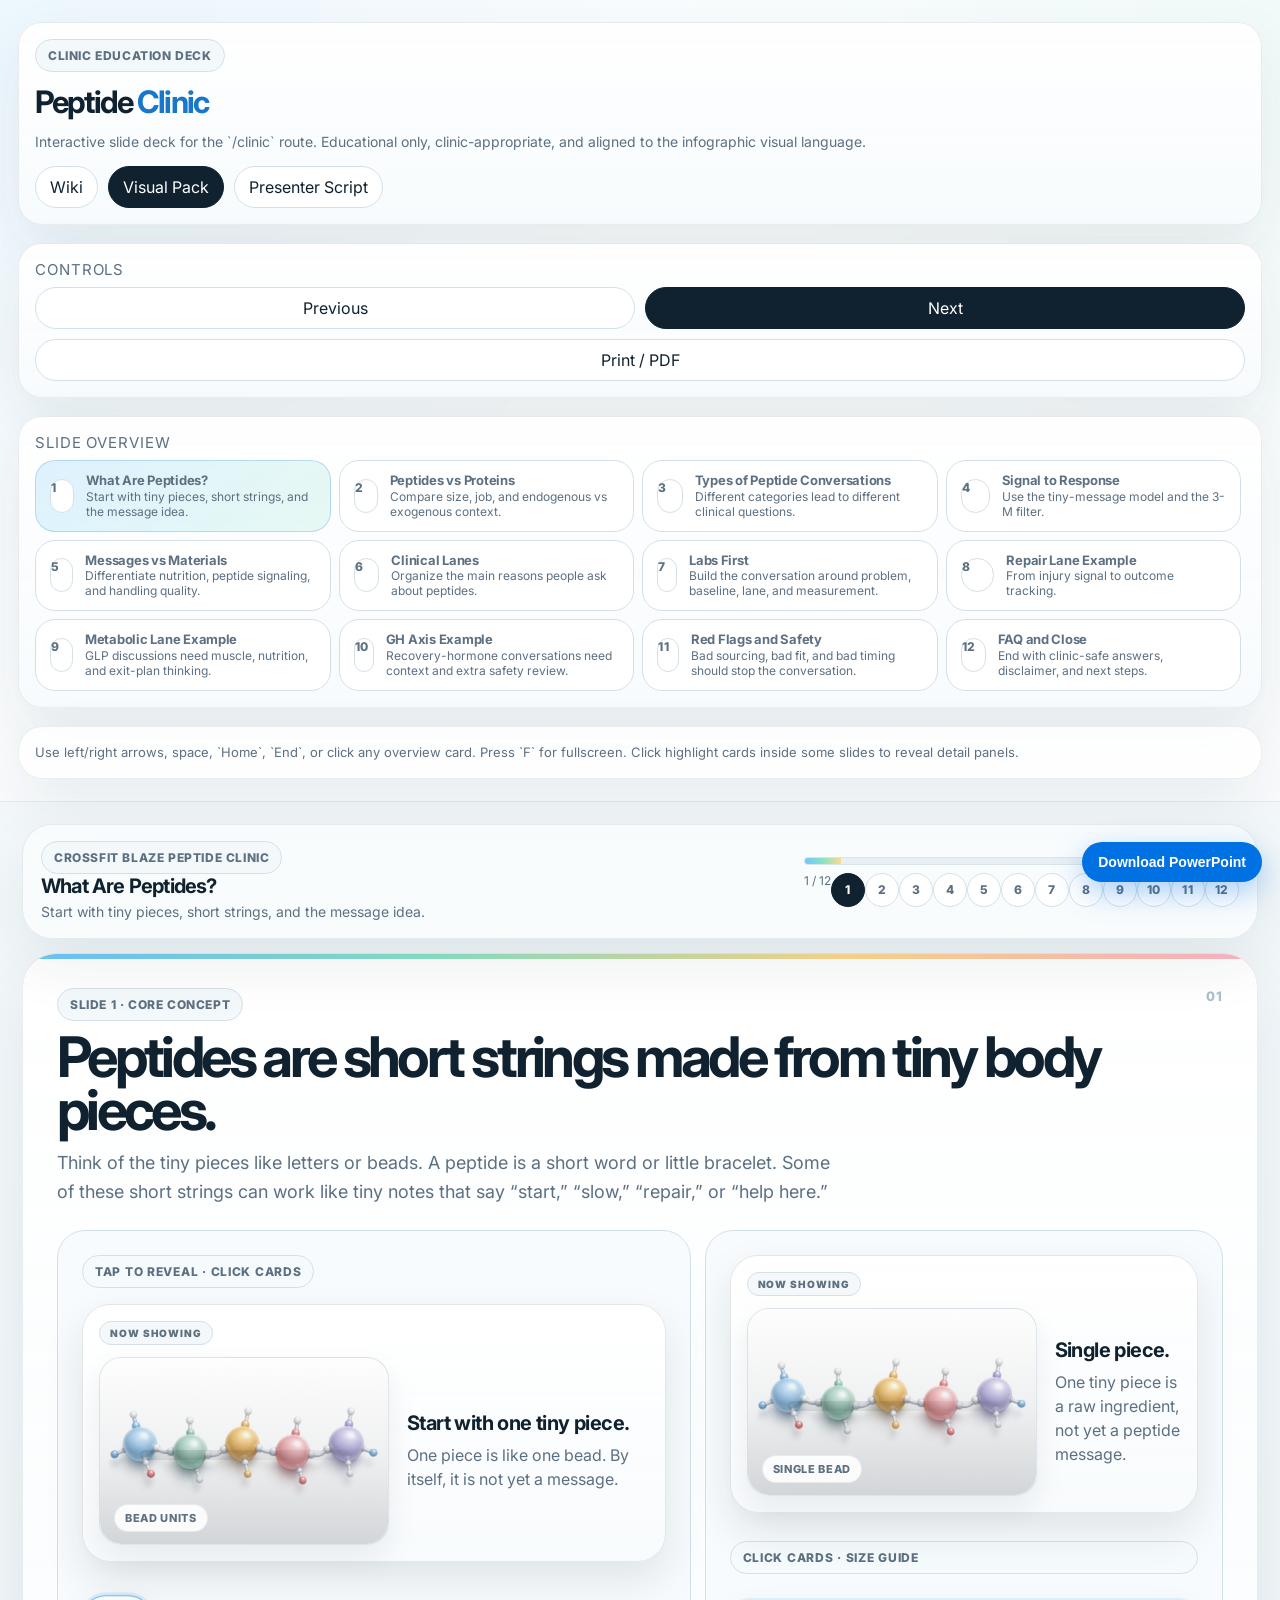
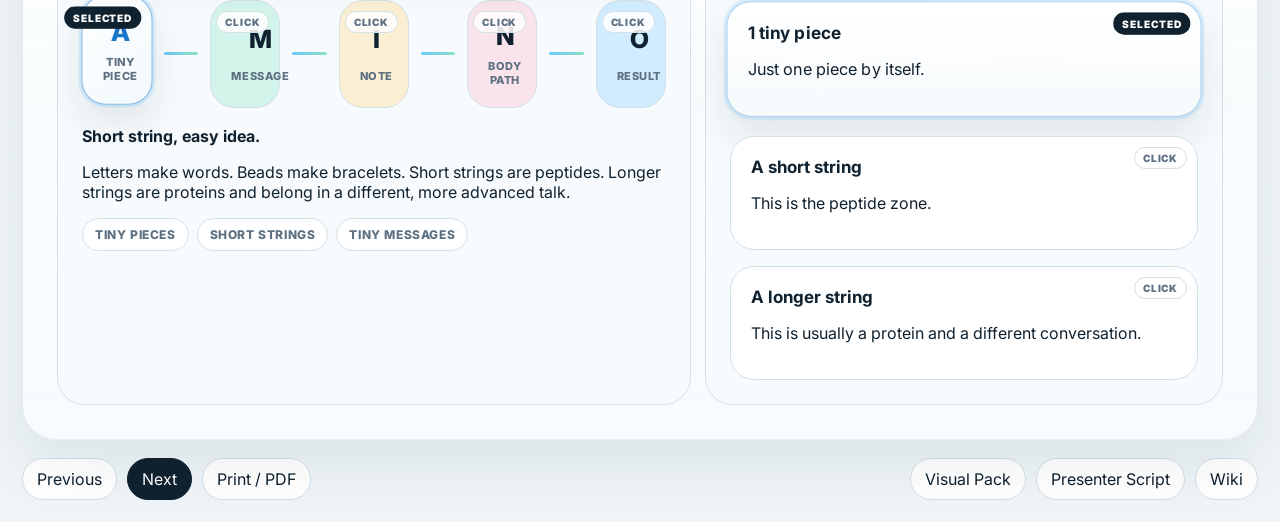
<file: clinic-powerpoint/index.html>
<!doctype html>
<html lang="en">
<head>
<meta charset="utf-8" />
<meta name="viewport" content="width=device-width,initial-scale=1" />
<title>CrossFit Blaze Peptide Clinic - Visual Guide</title>
<style>
@import url("https://fonts.googleapis.com/css2?family=Inter:wght@400;500;600;700;800&display=swap");

:root{
  --bg:#eef4f7;
  --paper:#fbfdfe;
  --ink:#10212f;
  --muted:#5d7082;
  --line:#d4e0e7;
  --line-strong:#a9bfcb;
  --blue:#6ec5ff;
  --blue-deep:#1877c9;
  --mint:#8ae3c4;
  --mint-deep:#1d8b6a;
  --gold:#ffd98c;
  --gold-deep:#b77712;
  --rose:#ffb6c7;
  --rose-deep:#bc4f73;
  --lavender:#c7c3ff;
  --shadow:0 24px 60px rgba(16,33,47,.08);
  --shadow-soft:0 16px 32px rgba(16,33,47,.06);
  --radius-xl:34px;
  --radius-lg:28px;
  --radius-md:22px;
  --radius-sm:18px;
}

*{box-sizing:border-box}
html,body{margin:0;min-height:100%;font-family:"Inter",ui-sans-serif,system-ui,-apple-system,BlinkMacSystemFont,"Segoe UI",sans-serif;color:var(--ink)}
body{
  background:
    radial-gradient(circle at top left, rgba(110,197,255,.35), transparent 28%),
    radial-gradient(circle at top right, rgba(138,227,196,.28), transparent 24%),
    linear-gradient(180deg, #f6fbfd 0%, var(--bg) 100%);
}
a,button{font:inherit;color:inherit}
button{cursor:pointer}

.app{
  min-height:100vh;
  display:grid;
  grid-template-columns:280px minmax(0,1fr);
}

.sidebar{
  position:sticky;
  top:0;
  align-self:start;
  height:100vh;
  padding:22px 18px;
  border-right:1px solid rgba(16,33,47,.08);
  background:rgba(251,253,254,.72);
  backdrop-filter:blur(18px);
}

.side-shell{
  height:100%;
  display:grid;
  grid-template-rows:auto auto 1fr auto;
  gap:18px;
}

.brand-card,.control-card,.dots-card,.footer-card,
.topbar,.slide-shell,.card,.mini-card,.details-panel,.lane-card,.flag-card,.faq-card,.map-card,.visual-card{
  border:1px solid rgba(16,33,47,.08);
  background:linear-gradient(180deg, rgba(255,255,255,.98), rgba(247,251,253,.92));
  box-shadow:var(--shadow);
}

.brand-card,.control-card,.dots-card,.footer-card{
  border-radius:24px;
  padding:16px;
}

.eyebrow,.slide-tag,.badge,.chip,.dot-button{
  display:inline-flex;
  align-items:center;
  gap:8px;
  border-radius:999px;
  font-size:12px;
  font-weight:800;
  letter-spacing:.05em;
  text-transform:uppercase;
}

.eyebrow,.slide-tag{
  padding:8px 12px;
  background:#f3f8fb;
  border:1px solid var(--line);
  color:var(--muted);
}

.brand-card h1{
  margin:14px 0 10px;
  font-size:31px;
  line-height:1;
  letter-spacing:-.06em;
}

.brand-card h1 span{color:var(--blue-deep)}
.brand-card p,.footer-card,.topbar p,.supporting,.card p,.card li,.mini-card p,.details-panel p,.lane-card p,.flag-card p,.faq-card p,.map-card p,.visual-card p{
  color:var(--muted);
  line-height:1.5;
}

.brand-card p,.footer-card,.topbar p,.mini-card p{font-size:14px}

.pill-row,.control-grid,.cta-row,.small-links{
  display:flex;
  flex-wrap:wrap;
  gap:10px;
}

.pill,.nav-btn,.overview-btn,.toggle-btn{
  display:inline-flex;
  align-items:center;
  justify-content:center;
  min-height:42px;
  padding:0 14px;
  border-radius:999px;
  border:1px solid var(--line);
  background:#fff;
  text-decoration:none;
  transition:transform .18s ease,border-color .18s ease,background .18s ease;
}

.pill:hover,.nav-btn:hover,.overview-btn:hover,.toggle-btn:hover,.dot-button:hover{
  transform:translateY(-1px);
  border-color:var(--line-strong);
}

.pill.primary,.nav-btn.primary{
  background:var(--ink);
  color:#fff;
  border-color:var(--ink);
}

.control-grid{
  display:grid;
  grid-template-columns:repeat(2,minmax(0,1fr));
}

.control-grid .nav-btn:last-child{
  grid-column:1 / -1;
}

.dots-card{
  display:grid;
  grid-template-rows:auto 1fr;
  min-height:0;
}

.overview{
  display:grid;
  gap:8px;
  overflow:auto;
  padding-right:4px;
}

.overview-btn{
  justify-content:flex-start;
  min-height:unset;
  padding:12px 14px;
  border-radius:20px;
  text-align:left;
  gap:12px;
}

.overview-btn.active{
  background:linear-gradient(135deg, rgba(110,197,255,.22), rgba(138,227,196,.2));
  border-color:rgba(24,119,201,.22);
}

.overview-btn strong{
  display:block;
  font-size:13px;
  line-height:1.2;
  letter-spacing:-.02em;
}

.overview-btn span{display:block;font-size:12px;color:var(--muted)}
.dot-button{
  width:34px;
  height:34px;
  justify-content:center;
  border:1px solid var(--line);
  background:#fff;
  color:var(--muted);
}
.dot-button.active{
  background:var(--ink);
  color:#fff;
  border-color:var(--ink);
}

.footer-card{
  font-size:13px;
  background:rgba(255,255,255,.8);
}

.main{
  padding:22px;
}

.topbar{
  position:sticky;
  top:22px;
  z-index:20;
  border-radius:30px;
  padding:16px 18px;
  display:flex;
  align-items:center;
  justify-content:space-between;
  gap:16px;
  background:rgba(251,253,254,.8);
  backdrop-filter:blur(18px);
}

.topbar-left{
  display:flex;
  align-items:center;
  gap:14px;
}

.topbar h2{
  margin:0;
  font-size:20px;
  letter-spacing:-.04em;
}

.topbar p{
  margin:3px 0 0;
}

.progress-wrap{
  min-width:220px;
  display:grid;
  gap:8px;
}

.progress-line{
  height:8px;
  border-radius:999px;
  overflow:hidden;
  background:#e8f0f4;
  border:1px solid rgba(16,33,47,.06);
}

.progress-bar{
  height:100%;
  width:0;
  background:linear-gradient(90deg, var(--blue), var(--mint), var(--gold));
}

.progress-meta{
  display:flex;
  justify-content:space-between;
  font-size:12px;
  color:var(--muted);
}

.mini-title,.card h4,.lane-card strong,.flag-card strong,.faq-card strong,.map-card strong,.details-panel strong{
  display:block;
  letter-spacing:-.03em;
}

.deck{
  margin-top:14px;
  position:relative;
  min-height:0;
}

.slide-shell{
  display:none;
  position:relative;
  overflow:hidden;
  border-radius:var(--radius-xl);
  padding:34px;
  min-height:calc(100vh - 158px);
}

.slide-shell.active{display:block}

.slide-shell::before{
  content:"";
  position:absolute;
  inset:0 0 auto 0;
  height:5px;
  background:linear-gradient(90deg, var(--blue), var(--mint), var(--gold), var(--rose));
}

.slide-head{
  display:flex;
  align-items:flex-start;
  justify-content:space-between;
  gap:18px;
  margin-bottom:24px;
}

.slide-head h2{
  margin:10px 0 10px;
  font-size:clamp(30px,4.5vw,56px);
  line-height:.95;
  letter-spacing:-.065em;
}

.supporting{
  max-width:780px;
  font-size:18px;
  line-height:1.62;
  margin:0;
}

.slide-id{
  color:var(--line-strong);
  font-size:13px;
  font-weight:800;
  letter-spacing:.08em;
  text-transform:uppercase;
}

.grid-2,.grid-3,.grid-4,.stack,.lane-grid,.mini-grid,.faq-grid,.footer-grid{
  display:grid;
  gap:16px;
}

.grid-2{grid-template-columns:repeat(2,minmax(0,1fr))}
.grid-3{grid-template-columns:repeat(3,minmax(0,1fr))}
.grid-4{grid-template-columns:repeat(4,minmax(0,1fr))}

.card,.mini-card,.details-panel,.lane-card,.flag-card,.faq-card,.map-card,.visual-card{
  border-radius:var(--radius-lg);
  padding:24px;
}

.card ul{margin:10px 0 0;padding-left:18px}
.card li{margin-bottom:8px}
.mini-title{
  margin-bottom:8px;
  font-size:15px;
  color:var(--muted);
  text-transform:uppercase;
  letter-spacing:.06em;
}

.stat-number{
  display:inline-flex;
  align-items:center;
  justify-content:center;
  width:38px;
  height:38px;
  border-radius:50%;
  background:var(--ink);
  color:#fff;
  font-size:14px;
  font-weight:800;
  margin-bottom:14px;
}

.chip-row{display:flex;flex-wrap:wrap;gap:8px;margin-top:14px}
.chip{
  padding:8px 12px;
  background:#fff;
  border:1px solid var(--line);
  color:var(--muted);
}

.chain-visual,.protein-visual,.signal-flow,.timeline,.lab-map,.gh-path,.safety-board{
  display:grid;
  gap:14px;
}

.chain-visual{
  grid-template-columns:1.1fr .9fr;
}

.chain-box,.scale-box,.visual-card{
  border:1px solid var(--line);
  background:#f7fbfd;
  border-radius:var(--radius-lg);
  padding:24px;
}

.chain-letters{
  display:flex;
  align-items:center;
  gap:10px;
  flex-wrap:wrap;
  margin-bottom:18px;
}

.letter{
  width:70px;
  height:70px;
  border-radius:24px;
  display:grid;
  place-items:center;
  font-size:25px;
  font-weight:800;
  letter-spacing:-.04em;
  border:1px solid var(--line);
  background:#fff;
}

.letter.blue{background:rgba(110,197,255,.28)}
.letter.mint{background:rgba(138,227,196,.34)}
.letter.gold{background:rgba(255,217,140,.38)}
.letter.rose{background:rgba(255,182,199,.34)}

.interaction-hint{
  display:inline-flex;
  align-items:center;
  gap:8px;
  margin-bottom:16px;
  padding:8px 12px;
  border-radius:999px;
  border:1px solid var(--line);
  background:#f5fafc;
  color:var(--muted);
  font-size:12px;
  font-weight:800;
  letter-spacing:.06em;
  text-transform:uppercase;
}

.toggle-strip,.toggle-stack{
  display:grid;
  gap:12px;
}

.toggle-strip{
  display:flex;
  align-items:center;
  flex-wrap:wrap;
}

.click-label{
  display:block;
  margin-top:8px;
  color:var(--muted);
  font-size:11px;
  font-weight:800;
  letter-spacing:.05em;
  text-transform:uppercase;
}

.letter-card{
  min-height:108px;
  padding:0;
  display:grid;
  place-items:center;
  font-size:25px;
  font-weight:800;
  letter-spacing:-.04em;
}

.letter-card.active{
  color:var(--blue-deep);
}

.scale-toggle,.ratio-toggle,.type-toggle{
  width:100%;
  text-align:left;
}

.type-details,
.slide-details{
  margin-top:14px;
}

.slide-details{
  order:-1;
  margin:0 0 14px;
}

.connector{
  flex:1 0 24px;
  max-width:52px;
  height:3px;
  border-radius:999px;
  background:linear-gradient(90deg, var(--blue), var(--mint));
}

.scale-item,.ratio-card,.toggle-card,.process-step,.lane-card,.flag-card,.faq-card,.lab-node,.gh-node,.safety-note{
  border:1px solid var(--line);
  background:#fff;
  border-radius:24px;
  padding:20px;
}

.scale-item strong,.ratio-card strong,.toggle-card strong,.process-step strong,.lab-node strong,.gh-node strong{
  font-size:17px;
}

.protein-visual{
  grid-template-columns:repeat(2,minmax(0,1fr));
}

.ratio-bar{
  height:14px;
  border-radius:999px;
  margin-top:12px;
  overflow:hidden;
  background:#edf3f6;
}

.ratio-fill{
  height:100%;
  border-radius:999px;
}

.ratio-fill.peptide{width:32%;background:linear-gradient(90deg, var(--blue), var(--mint))}
.ratio-fill.protein{width:82%;background:linear-gradient(90deg, var(--gold), var(--rose))}

.bucket-wrap{
  display:grid;
  grid-template-columns:repeat(2,minmax(0,1fr));
  gap:16px;
}

.bucket-card{
  position:relative;
  overflow:hidden;
  border-radius:var(--radius-lg);
  padding:20px;
  border:1px solid var(--line);
  background:#fff;
}

.bucket-card::after{
  content:"";
  position:absolute;
  inset:auto -24px -40px auto;
  width:140px;
  height:140px;
  border-radius:50%;
  opacity:.35;
}

.bucket-card.mint::after{background:radial-gradient(circle, var(--mint), transparent 66%)}
.bucket-card.blue::after{background:radial-gradient(circle, var(--blue), transparent 66%)}

.type-ladder{
  display:grid;
  grid-template-columns:repeat(4,minmax(0,1fr));
  gap:14px;
}

.signal-flow{
  grid-template-columns:repeat(5,minmax(0,1fr));
  align-items:stretch;
}

.flow-card{
  position:relative;
  border:1px solid var(--line);
  border-radius:28px;
  padding:22px;
  background:#fff;
}

.flow-card::after{
  content:"";
  position:absolute;
  top:50%;
  right:-14px;
  width:16px;
  height:16px;
  margin-top:-8px;
  border-top:2px solid var(--line-strong);
  border-right:2px solid var(--line-strong);
  transform:rotate(45deg);
}

.flow-card:last-child::after{display:none}

.flow-icon,.lane-tag,.faq-index{
  display:inline-grid;
  place-items:center;
}

.flow-icon{
  width:56px;
  height:56px;
  border-radius:18px;
  margin-bottom:14px;
  font-size:22px;
}

.flow-icon.blue{background:rgba(110,197,255,.28)}
.flow-icon.mint{background:rgba(138,227,196,.34)}
.flow-icon.gold{background:rgba(255,217,140,.38)}
.flow-icon.rose{background:rgba(255,182,199,.34)}
.flow-icon.lavender{background:rgba(199,195,255,.34)}

.three-m{
  display:grid;
  grid-template-columns:repeat(3,minmax(0,1fr));
  gap:14px;
}

.signal-meter{
  display:grid;
  grid-template-columns:1fr auto;
  gap:18px;
  align-items:center;
  border-radius:var(--radius-lg);
  padding:18px;
  border:1px solid var(--line);
  background:linear-gradient(135deg, rgba(255,255,255,.95), rgba(246,250,252,.92));
}

.meter{
  height:14px;
  border-radius:999px;
  background:linear-gradient(90deg, var(--blue), var(--mint), var(--gold), var(--rose));
  position:relative;
}

.meter::after{
  content:"";
  position:absolute;
  left:58%;
  top:50%;
  width:22px;
  height:22px;
  margin-top:-11px;
  border-radius:50%;
  border:3px solid #fff;
  background:var(--ink);
  box-shadow:0 4px 14px rgba(16,33,47,.2);
}

.toggle-board{
  display:grid;
  grid-template-columns:repeat(2,minmax(0,1fr));
  gap:16px;
}

.toggle-card{
  position:relative;
  cursor:pointer;
  transition:transform .18s ease,border-color .18s ease,box-shadow .18s ease,background .18s ease,outline-color .18s ease;
}

.toggle-card::after{
  content:"CLICK";
  position:absolute;
  top:10px;
  right:10px;
  z-index:2;
  padding:4px 8px;
  border-radius:999px;
  border:1px solid var(--line);
  background:rgba(255,255,255,.86);
  color:var(--muted);
  font-size:10px;
  font-weight:900;
  letter-spacing:.08em;
  text-transform:uppercase;
  pointer-events:none;
}

.toggle-card.active{
  border-color:rgba(24,119,201,.34);
  outline:3px solid rgba(110,197,255,.2);
  background:linear-gradient(180deg, rgba(255,255,255,.98), rgba(246,250,252,.95));
  box-shadow:0 18px 38px rgba(16,33,47,.1), 0 0 0 1px rgba(24,119,201,.08);
  transform:translateY(-4px) scale(1.015);
}

.toggle-card.active::after{
  content:"SELECTED";
  background:var(--ink);
  border-color:var(--ink);
  color:#fff;
}

.toggle-card.just-clicked{
  animation:click-pop .34s ease;
}

@keyframes click-pop{
  0%{transform:translateY(-4px) scale(1.015)}
  50%{transform:translateY(-7px) scale(1.04)}
  100%{transform:translateY(-4px) scale(1.015)}
}

.letter-card.active{
  background:linear-gradient(135deg, rgba(255,255,255,.98), rgba(240,248,252,.94));
  color:var(--blue-deep);
  border-color:rgba(24,119,201,.5);
  text-shadow:none;
}

.letter-card.active .click-label{color:var(--muted)}

.details-panel:not([hidden]){
  position:relative;
  order:-1;
  grid-column:1 / -1;
  margin-bottom:12px;
  padding:16px;
  border:1px solid rgba(16,33,47,.1);
  background:linear-gradient(180deg, rgba(255,255,255,.99), rgba(248,251,253,.96));
  box-shadow:0 18px 40px rgba(16,33,47,.1);
  animation:panel-reveal .22s ease;
}

.details-panel:not([hidden])::before{
  content:"NOW SHOWING";
  display:inline-flex;
  width:max-content;
  margin:0 0 12px;
  padding:5px 10px;
  border-radius:999px;
  background:#f5f8fa;
  border:1px solid var(--line);
  color:var(--muted);
  font-size:10px;
  font-weight:900;
  letter-spacing:.09em;
  text-transform:uppercase;
}

.details-panel:not([hidden]) strong{
  color:var(--ink);
  font-size:20px;
}

.details-panel.just-changed{
  animation:panel-flash .42s ease;
}

@keyframes panel-flash{
  0%{box-shadow:0 0 0 0 rgba(16,33,47,0);transform:translateY(4px)}
  45%{box-shadow:0 22px 62px rgba(16,33,47,.14), 0 0 0 8px rgba(110,197,255,.14);transform:translateY(-3px)}
  100%{box-shadow:0 18px 40px rgba(16,33,47,.1);transform:translateY(0)}
}

@keyframes panel-reveal{
  from{opacity:.55;transform:translateY(6px)}
  to{opacity:1;transform:translateY(0)}
}

.details-panel[hidden]{display:none}

.detail-body{
  display:grid;
  grid-template-columns:minmax(220px, 290px) minmax(0,1fr);
  gap:18px;
  align-items:center;
}

.detail-copy strong{
  display:block;
  margin-bottom:8px;
}

.detail-copy p{
  margin:0;
  max-width:44ch;
}

.detail-visual{
  position:relative;
  min-height:188px;
  overflow:hidden;
  border-radius:22px;
  border:1px solid rgba(16,33,47,.08);
  background:
    radial-gradient(circle at 20% 20%, rgba(255,255,255,.9), transparent 26%),
    linear-gradient(145deg, #fbfdfe, #edf4f7);
  box-shadow:inset 0 1px 0 rgba(255,255,255,.8), 0 14px 30px rgba(16,33,47,.07);
}

.detail-visual.has-generated{
  background:linear-gradient(145deg, #f3f8fb, #e7f0f5);
}

.detail-visual::before{
  content:"";
  position:absolute;
  inset:14px;
  border-radius:18px;
  background:linear-gradient(180deg, rgba(255,255,255,.18), transparent 38%);
  pointer-events:none;
}

.detail-visual.has-generated::before{
  inset:0;
  z-index:1;
  border-radius:inherit;
  background:linear-gradient(180deg, rgba(255,255,255,.2) 0%, rgba(16,33,47,.06) 52%, rgba(16,33,47,.18) 100%);
}

.generated-visual{
  position:absolute;
  inset:0;
  width:100%;
  height:100%;
  object-fit:cover;
  border-radius:inherit;
  display:block;
}

.detail-visual.has-generated > :not(.generated-visual):not(.caption){
  display:none !important;
}

.detail-visual.has-generated svg{
  display:none !important;
}

.detail-visual .caption{
  position:absolute;
  left:14px;
  bottom:12px;
  z-index:2;
  padding:6px 10px;
  border-radius:999px;
  background:rgba(255,255,255,.88);
  border:1px solid rgba(16,33,47,.08);
  color:var(--muted);
  font-size:11px;
  font-weight:800;
  letter-spacing:.06em;
  text-transform:uppercase;
}

.visual-card{
  position:relative;
  overflow:hidden;
}

.visual-card h4{
  margin:0 0 6px;
  font-size:20px;
  letter-spacing:-.04em;
}

.visual-card .card-visual{
  margin-top:16px;
}

.visual-row{
  display:grid;
  grid-template-columns:repeat(2,minmax(0,1fr));
  gap:16px;
}

.photo-grid{
  display:grid;
  grid-template-columns:repeat(2,minmax(0,1fr));
  gap:16px;
}

.scene-beads .orb,
.scene-bubbles .bubble,
.scene-network .node,
.scene-gauge .tick,
.scene-lab-sheet .line,
.scene-lock .cut,
.scene-fold .fold-line,
.scene-lanes .lane-band,
.scene-muscle .fiber,
.scene-clipboard .sheet-line,
.scene-glp .ring-segment,
.scene-gh .pulse,
.scene-safety .alert-bar{
  position:absolute;
}

.scene-beads .orb{
  width:44px;
  height:44px;
  border-radius:50%;
  box-shadow:inset 0 10px 14px rgba(255,255,255,.46), 0 8px 16px rgba(16,33,47,.12);
}

.scene-beads .orb:nth-child(1){left:28px;top:88px;background:linear-gradient(135deg, #7dd5ff, #b7e9ff)}
.scene-beads .orb:nth-child(2){left:74px;top:58px;background:linear-gradient(135deg, #9ceacd, #dff8ec)}
.scene-beads .orb:nth-child(3){left:126px;top:84px;background:linear-gradient(135deg, #ffd995, #fff0c8)}
.scene-beads .orb:nth-child(4){left:176px;top:52px;background:linear-gradient(135deg, #ffc1d1, #ffe3eb)}
.scene-beads .orb:nth-child(5){left:222px;top:82px;background:linear-gradient(135deg, #bfcafc, #e4e8ff)}
.scene-beads::after{
  content:"";
  position:absolute;
  left:40px;
  right:36px;
  top:92px;
  height:10px;
  border-radius:999px;
  background:linear-gradient(90deg, rgba(16,33,47,.12), rgba(16,33,47,.04));
}

.scene-bubbles .bubble{
  border-radius:18px;
  background:#fff;
  border:1px solid rgba(16,33,47,.08);
  box-shadow:0 10px 18px rgba(16,33,47,.08);
}

.scene-bubbles .bubble:nth-child(1){left:26px;top:42px;width:128px;height:62px}
.scene-bubbles .bubble:nth-child(2){right:30px;top:84px;width:150px;height:70px}
.scene-bubbles .bubble:nth-child(3){left:78px;bottom:26px;width:118px;height:52px}

.scene-bubbles .bubble::after{
  content:"";
  position:absolute;
  left:18px;
  right:18px;
  top:18px;
  height:8px;
  border-radius:999px;
  background:linear-gradient(90deg, rgba(110,197,255,.5), rgba(138,227,196,.5));
  box-shadow:0 14px 0 rgba(16,33,47,.07), 0 28px 0 rgba(16,33,47,.06);
}

.scene-lock .lock-body{
  position:absolute;
  left:38px;
  top:78px;
  width:112px;
  height:78px;
  border-radius:22px;
  background:linear-gradient(145deg, #fff4d3, #ffd98c);
  box-shadow:0 12px 22px rgba(183,119,18,.18);
}

.scene-lock .lock-body::before{
  content:"";
  position:absolute;
  left:22px;
  top:-42px;
  width:62px;
  height:56px;
  border:10px solid rgba(183,119,18,.38);
  border-bottom:0;
  border-radius:40px 40px 0 0;
}

.scene-lock .cut{
  left:188px;
  top:92px;
  width:92px;
  height:48px;
  border-radius:18px;
  background:linear-gradient(145deg, #eaf7ff, #9edcff);
  transform:rotate(-14deg);
  box-shadow:0 14px 22px rgba(24,119,201,.14);
}

.scene-lock .cut::before{
  content:"";
  position:absolute;
  inset:16px auto 16px 18px;
  width:50px;
  border-radius:999px;
  background:#fff;
}

.scene-network .node{
  width:18px;
  height:18px;
  border-radius:50%;
  background:#fff;
  border:4px solid rgba(24,119,201,.24);
  box-shadow:0 8px 14px rgba(16,33,47,.08);
}

.scene-network .node:nth-child(1){left:46px;top:52px}
.scene-network .node:nth-child(2){left:138px;top:38px}
.scene-network .node:nth-child(3){left:230px;top:68px}
.scene-network .node:nth-child(4){left:86px;top:128px}
.scene-network .node:nth-child(5){left:188px;top:132px}
.scene-network .node:nth-child(6){left:254px;top:118px}
.scene-network svg,
.scene-gauge svg,
.scene-lab-sheet svg,
.scene-fold svg,
.scene-lanes svg,
.scene-muscle svg,
.scene-clipboard svg,
.scene-glp svg,
.scene-gh svg,
.scene-safety svg{
  position:absolute;
  inset:0;
  width:100%;
  height:100%;
}

.scene-gauge .dial{
  position:absolute;
  left:48px;
  top:34px;
  width:184px;
  height:184px;
  border-radius:50%;
  background:radial-gradient(circle at 50% 44%, #fff 0 42%, #eef4f7 43% 62%, transparent 63%);
  box-shadow:inset 0 0 0 1px rgba(16,33,47,.08), 0 16px 26px rgba(16,33,47,.08);
}

.scene-gauge .needle{
  position:absolute;
  left:136px;
  top:118px;
  width:76px;
  height:4px;
  border-radius:999px;
  background:var(--ink);
  transform-origin:0 50%;
  transform:rotate(-26deg);
}

.scene-gauge .needle::after{
  content:"";
  position:absolute;
  left:-10px;
  top:-9px;
  width:22px;
  height:22px;
  border-radius:50%;
  background:#fff;
  border:5px solid var(--ink);
}

.scene-lab-sheet .paper{
  position:absolute;
  left:58px;
  top:24px;
  width:178px;
  height:144px;
  border-radius:18px;
  background:linear-gradient(180deg, #ffffff, #f5f9fb);
  border:1px solid rgba(16,33,47,.08);
  box-shadow:0 18px 28px rgba(16,33,47,.08);
}

.scene-lab-sheet .line{
  left:78px;
  right:78px;
  height:8px;
  border-radius:999px;
  background:rgba(16,33,47,.08);
}

.scene-lab-sheet .line.l1{top:54px}
.scene-lab-sheet .line.l2{top:80px;width:116px;right:auto}
.scene-lab-sheet .line.l3{top:106px;width:98px;right:auto}
.scene-lab-sheet .dot{
  position:absolute;
  width:44px;
  height:44px;
  border-radius:14px;
  background:linear-gradient(135deg, rgba(110,197,255,.88), rgba(138,227,196,.82));
  right:42px;
  bottom:28px;
  box-shadow:0 12px 18px rgba(24,119,201,.14);
}

.scene-fold .blob{
  position:absolute;
  left:52px;
  top:34px;
  width:196px;
  height:124px;
  border-radius:42% 58% 46% 54% / 40% 46% 54% 60%;
  background:linear-gradient(145deg, #dff5ea, #b8e4ff 42%, #fff1cc 100%);
  box-shadow:0 20px 28px rgba(16,33,47,.08);
}

.scene-lanes .lane-chip{
  position:absolute;
  width:122px;
  height:40px;
  border-radius:999px;
  background:rgba(255,255,255,.86);
  border:1px solid rgba(16,33,47,.08);
  box-shadow:0 10px 18px rgba(16,33,47,.08);
}

.scene-lanes .lane-chip:nth-child(1){left:24px;top:30px}
.scene-lanes .lane-chip:nth-child(2){right:26px;top:52px}
.scene-lanes .lane-chip:nth-child(3){left:52px;top:106px}
.scene-lanes .lane-chip:nth-child(4){right:52px;top:128px}

.scene-muscle .panel{
  position:absolute;
  left:30px;
  top:36px;
  width:244px;
  height:118px;
  border-radius:28px;
  background:linear-gradient(145deg, #fff, #f0f6f9);
  border:1px solid rgba(16,33,47,.08);
}

.scene-clipboard .clip{
  position:absolute;
  left:118px;
  top:20px;
  width:74px;
  height:24px;
  border-radius:12px;
  background:linear-gradient(145deg, #d8e4ea, #f7fafc);
  border:1px solid rgba(16,33,47,.08);
}

.scene-clipboard .sheet{
  position:absolute;
  left:54px;
  top:30px;
  width:202px;
  height:142px;
  border-radius:22px;
  background:#fff;
  border:1px solid rgba(16,33,47,.08);
  box-shadow:0 16px 26px rgba(16,33,47,.08);
}

.scene-clipboard .sheet-line{
  left:76px;
  right:78px;
  height:8px;
  border-radius:999px;
  background:rgba(16,33,47,.08);
}

.scene-clipboard .sheet-line.s1{top:64px}
.scene-clipboard .sheet-line.s2{top:90px}
.scene-clipboard .sheet-line.s3{top:116px;width:124px;right:auto}
.scene-clipboard .check{
  position:absolute;
  right:52px;
  bottom:26px;
  width:52px;
  height:52px;
  border-radius:18px;
  background:linear-gradient(145deg, #c9f0df, #89e1bf);
  box-shadow:0 12px 18px rgba(29,139,106,.16);
}

.scene-glp .donut{
  position:absolute;
  left:68px;
  top:24px;
  width:152px;
  height:152px;
  border-radius:50%;
  background:conic-gradient(#7fd0ff 0 92deg, #89e1bf 92deg 212deg, #ffd98c 212deg 300deg, #dde8ee 300deg 360deg);
  box-shadow:0 16px 26px rgba(16,33,47,.08);
}

.scene-glp .donut::after{
  content:"";
  position:absolute;
  inset:32px;
  border-radius:50%;
  background:#f7fbfd;
}

.scene-glp .bar{
  position:absolute;
  left:46px;
  bottom:26px;
  width:192px;
  height:14px;
  border-radius:999px;
  background:linear-gradient(90deg, rgba(16,33,47,.08), rgba(16,33,47,.04));
}

.scene-glp .bar::after{
  content:"";
  position:absolute;
  left:0;
  top:0;
  width:68%;
  height:100%;
  border-radius:999px;
  background:linear-gradient(90deg, var(--mint), var(--blue));
}

.scene-gh .axis{
  position:absolute;
  left:48px;
  top:38px;
  width:204px;
  height:112px;
  border-left:2px solid rgba(16,33,47,.14);
  border-bottom:2px solid rgba(16,33,47,.14);
}

.scene-safety .badge-stack{
  position:absolute;
  left:32px;
  top:34px;
  width:230px;
  height:126px;
  border-radius:28px;
  background:linear-gradient(145deg, #fff, #f3f7f9);
  border:1px solid rgba(16,33,47,.08);
  box-shadow:0 18px 26px rgba(16,33,47,.08);
}

.scene-safety .shield{
  position:absolute;
  right:38px;
  bottom:22px;
  width:64px;
  height:76px;
  clip-path:polygon(50% 0, 100% 18%, 100% 56%, 50% 100%, 0 56%, 0 18%);
  background:linear-gradient(180deg, #ffd2db, #ff9ab5);
  box-shadow:0 14px 20px rgba(188,79,115,.16);
}

.lane-grid{
  grid-template-columns:repeat(2,minmax(0,1fr));
}

.lane-card{
  display:grid;
  grid-template-columns:104px 1fr;
  gap:16px;
  align-items:center;
}

.lane-tag{
  min-height:96px;
  border-radius:22px;
  padding:12px;
  font-size:12px;
  font-weight:800;
  letter-spacing:.05em;
  text-transform:uppercase;
  text-align:center;
}

.lane-tag.blue{background:rgba(110,197,255,.24);color:var(--blue-deep)}
.lane-tag.mint{background:rgba(138,227,196,.28);color:var(--mint-deep)}
.lane-tag.gold{background:rgba(255,217,140,.34);color:var(--gold-deep)}
.lane-tag.rose{background:rgba(255,182,199,.34);color:var(--rose-deep)}
.lane-tag.lavender{background:rgba(199,195,255,.34);color:#5447b6}

.lab-map{
  grid-template-columns:1.1fr .9fr;
}

.map-card{
  position:relative;
  overflow:hidden;
}

.lab-body{
  position:relative;
  min-height:310px;
  border-radius:24px;
  background:linear-gradient(180deg, #f9fcfd, #eef5f8);
  border:1px solid var(--line);
}

.silhouette{
  position:absolute;
  left:50%;
  top:22px;
  width:138px;
  height:260px;
  margin-left:-69px;
}

.silhouette .head{
  width:54px;
  height:54px;
  margin:0 auto;
  border-radius:50%;
  background:rgba(16,33,47,.08);
}

.silhouette .torso{
  width:82px;
  height:108px;
  margin:8px auto 0;
  border-radius:44px 44px 24px 24px;
  background:rgba(16,33,47,.08);
}

.silhouette .legs{
  display:flex;
  justify-content:space-between;
  width:72px;
  margin:6px auto 0;
}

.silhouette .legs span{
  width:26px;
  height:90px;
  border-radius:20px;
  background:rgba(16,33,47,.08);
}

.lab-node{
  position:absolute;
  width:160px;
  box-shadow:var(--shadow-soft);
}

.lab-node::after{
  content:"";
  position:absolute;
  width:30px;
  height:2px;
  background:var(--line-strong);
}

.lab-node.top-left{left:18px;top:26px}
.lab-node.top-left::after{right:-26px;top:32px;transform:rotate(12deg)}
.lab-node.top-right{right:18px;top:40px}
.lab-node.top-right::after{left:-26px;top:30px;transform:rotate(-12deg)}
.lab-node.mid-left{left:24px;top:148px}
.lab-node.mid-left::after{right:-28px;top:34px}
.lab-node.bottom-right{right:20px;bottom:28px}
.lab-node.bottom-right::after{left:-28px;top:30px;transform:rotate(8deg)}

.timeline{
  grid-template-columns:repeat(5,minmax(0,1fr));
}

.process-step{
  position:relative;
}

.process-step::after{
  content:"";
  position:absolute;
  top:24px;
  right:-10px;
  width:20px;
  height:2px;
  background:var(--line-strong);
}

.process-step:last-child::after{display:none}

.gh-path{
  grid-template-columns:repeat(5,minmax(0,1fr));
}

.gh-node{
  text-align:center;
}

.gh-node .ring{
  width:68px;
  height:68px;
  margin:0 auto 14px;
  border-radius:50%;
  border:10px solid rgba(110,197,255,.24);
  outline:8px solid rgba(138,227,196,.18);
  background:#fff;
}

.safety-board{
  grid-template-columns:1.1fr .9fr;
}

.flag-stack,.safety-side{
  display:grid;
  gap:14px;
}

.flag-card{
  display:grid;
  grid-template-columns:56px 1fr;
  gap:14px;
}

.flag-mark{
  width:56px;
  height:56px;
  border-radius:20px;
  display:grid;
  place-items:center;
  font-size:24px;
  background:rgba(255,182,199,.3);
}

.safety-note{
  background:#f7fbfd;
}

.faq-grid{
  grid-template-columns:repeat(2,minmax(0,1fr));
}

.faq-card{
  display:grid;
  grid-template-columns:46px 1fr;
  gap:14px;
  align-items:flex-start;
}

.faq-index{
  width:46px;
  height:46px;
  border-radius:16px;
  background:rgba(110,197,255,.24);
  color:var(--blue-deep);
  font-weight:800;
}

.closing{
  display:grid;
  grid-template-columns:1.1fr .9fr;
  gap:18px;
}

.disclaimer-box{
  border:1px dashed var(--line-strong);
  border-radius:24px;
  padding:16px 18px;
  background:rgba(255,255,255,.58);
  color:var(--muted);
  font-size:14px;
  line-height:1.55;
}

.footer-nav{
  margin-top:18px;
  display:flex;
  justify-content:space-between;
  align-items:center;
  gap:12px;
}

.slide-print-note{
  display:none;
}

@media (max-width:1280px){
  .app{grid-template-columns:1fr}
  .sidebar{position:relative;height:auto;border-right:0;border-bottom:1px solid rgba(16,33,47,.08)}
  .side-shell{grid-template-rows:auto auto auto auto}
  .overview{grid-template-columns:repeat(4,minmax(0,1fr))}
}

@media (max-width:1024px){
  .chain-visual,.lab-map,.safety-board,.closing{grid-template-columns:1fr}
  .lane-grid,.grid-4,.type-ladder,.three-m,.timeline,.gh-path{grid-template-columns:repeat(2,minmax(0,1fr))}
  .signal-flow{grid-template-columns:repeat(3,minmax(0,1fr))}
  .detail-body,.visual-row,.photo-grid{grid-template-columns:1fr}
}

@media (max-width:820px){
  .main{padding:16px}
  .topbar{top:16px;display:grid}
  .topbar-left,.progress-wrap{width:100%}
  .overview{grid-template-columns:repeat(2,minmax(0,1fr))}
  .slide-shell{padding:22px;border-radius:28px;min-height:0}
  .grid-2,.grid-3,.grid-4,.protein-visual,.bucket-wrap,.type-ladder,.signal-flow,.three-m,.toggle-board,.lane-grid,.lab-map,.timeline,.gh-path,.safety-board,.faq-grid,.closing,.toggle-strip{grid-template-columns:1fr}
  .lane-card{grid-template-columns:1fr}
  .detail-visual{min-height:164px}
  .process-step::after,.flow-card::after,.lab-node::after{display:none}
  .lab-body{min-height:560px}
  .lab-node{position:relative;width:auto;left:auto;right:auto;top:auto;bottom:auto}
  .silhouette{position:relative;left:auto;top:auto;margin:20px auto}
  .footer-nav{flex-direction:column;align-items:stretch}
}

@media print{
  :root{
    --bg:#fff;
    --paper:#fff;
    --ink:#111;
    --muted:#444;
    --line:#cfcfcf;
    --line-strong:#a9a9a9;
    --shadow:none;
    --shadow-soft:none;
  }
  @page{size:auto;margin:.55in}
  body{background:#fff;color:#111}
  .app{display:block}
  .sidebar,.topbar,.footer-nav,.control-card,.dots-card{display:none !important}
  .main{padding:0}
  .slide-shell,.card,.mini-card,.details-panel,.lane-card,.flag-card,.faq-card,.map-card,.visual-card,.bucket-card,.flow-card,.scale-item,.ratio-card,.toggle-card,.process-step,.lab-node,.gh-node,.safety-note{
    box-shadow:none;
    background:#fff !important;
  }
  .slide-shell{
    display:block !important;
    break-inside:avoid;
    page-break-inside:avoid;
    border-color:#cfcfcf;
    margin-top:0;
  }
  .slide-shell::before{display:none}
  .deck{min-height:0}
  .slide-shell{margin-top:14px}
  .slide-print-note{display:block;margin-top:12px;color:var(--muted);font-size:13px}
}
</style>
</head>
<body>
<div class="app">
  <aside class="sidebar">
    <div class="side-shell">
      <section class="brand-card">
        <span class="eyebrow">Clinic Education Deck</span>
        <h1>Peptide <span>Clinic</span></h1>
        <p>Interactive slide deck for the `/clinic` route. Educational only, clinic-appropriate, and aligned to the infographic visual language.</p>
        <div class="pill-row" style="margin-top:14px">
          <a class="pill" href="/">Wiki</a>
          <a class="pill primary" href="/clinic-infographics">Visual Pack</a>
          <a class="pill" href="/clinic-script">Presenter Script</a>
        </div>
      </section>

      <section class="control-card">
        <div class="mini-title">Controls</div>
        <div class="control-grid">
          <button class="nav-btn" type="button" data-action="prev">Previous</button>
          <button class="nav-btn primary" type="button" data-action="next">Next</button>
          <button class="nav-btn" type="button" data-action="print">Print / PDF</button>
        </div>
      </section>

      <section class="dots-card">
        <div class="mini-title">Slide Overview</div>
        <div class="overview" id="overview"></div>
      </section>

      <section class="footer-card">
        Use left/right arrows, space, `Home`, `End`, or click any overview card. Press `F` for fullscreen. Click highlight cards inside some slides to reveal detail panels.
      </section>
    </div>
  </aside>

  <main class="main">
    <header class="topbar">
      <div class="topbar-left">
        <div>
          <span class="eyebrow">CrossFit Blaze Peptide Clinic</span>
          <h2 id="slideTitle">Peptides, made easy</h2>
          <p id="slideSubtitle">Friendly visuals, simple words, and clinic-safe basics for CrossFit Blaze clients.</p>
        </div>
      </div>
      <div class="progress-wrap">
        <div class="progress-line"><div class="progress-bar" id="progressBar"></div></div>
        <div class="progress-meta">
          <span id="progressText">1 / 12</span>
          <div id="dotRow"></div>
        </div>
      </div>
    </header>

    <div class="deck" id="deck">
      <section class="slide-shell active" data-title="What Are Peptides?" data-subtitle="Start with tiny pieces, short strings, and the message idea.">
        <div class="slide-head">
          <div>
            <span class="slide-tag">Slide 1 · Core Concept</span>
            <h2>Peptides are short strings made from tiny body pieces.</h2>
            <p class="supporting">Think of the tiny pieces like letters or beads. A peptide is a short word or little bracelet. Some of these short strings can work like tiny notes that say “start,” “slow,” “repair,” or “help here.”</p>
          </div>
          <span class="slide-id">01</span>
        </div>
        <div class="chain-visual">
          <div class="chain-box">
            <div class="interaction-hint">Tap to reveal · Click cards</div>
            <div class="toggle-stack" data-toggle-group>
              <div class="chain-letters toggle-strip">
                <button class="toggle-card letter letter-card blue active" type="button" data-target="detail-letter-a">
                  A
                  <span class="click-label">tiny piece</span>
                </button>
                <div class="connector"></div>
                <button class="toggle-card letter letter-card mint" type="button" data-target="detail-letter-m">
                  M
                  <span class="click-label">message</span>
                </button>
                <div class="connector"></div>
                <button class="toggle-card letter letter-card gold" type="button" data-target="detail-letter-i">
                  I
                  <span class="click-label">note</span>
                </button>
                <div class="connector"></div>
                <button class="toggle-card letter letter-card rose" type="button" data-target="detail-letter-n">
                  N
                  <span class="click-label">body path</span>
                </button>
                <div class="connector"></div>
                <button class="toggle-card letter letter-card blue" type="button" data-target="detail-letter-o">
                  O
                  <span class="click-label">result</span>
                </button>
              </div>
              <div class="slide-details">
                <div class="details-panel" id="detail-letter-a">
                  <div class="detail-body">
                    <div class="detail-visual scene-beads has-generated">
                      <img class="generated-visual" src="./clinic-assets/amino-acid-chain.png" alt="Tiny pieces linked together illustration" />
                      <span class="orb"></span><span class="orb"></span><span class="orb"></span><span class="orb"></span><span class="orb"></span>
                      <span class="caption">Bead units</span>
                    </div>
                    <div class="detail-copy">
                      <strong>Start with one tiny piece.</strong>
                      <p>One piece is like one bead. By itself, it is not yet a message.</p>
                    </div>
                  </div>
                </div>
                <div class="details-panel" id="detail-letter-m" hidden>
                  <div class="detail-body">
                    <div class="detail-visual scene-bubbles has-generated">
                      <img class="generated-visual" src="./clinic-assets/message-packets.png" alt="Message packet illustration" />
                      <span class="bubble"></span><span class="bubble"></span><span class="bubble"></span>
                      <span class="caption">Message packet</span>
                    </div>
                    <div class="detail-copy">
                      <strong>Short strings can become messages.</strong>
                      <p>Put a few pieces together the right way, and the body may read it like a tiny note.</p>
                    </div>
                  </div>
                </div>
                <div class="details-panel" id="detail-letter-i" hidden>
                  <div class="detail-body">
                    <div class="detail-visual scene-lock has-generated">
                      <img class="generated-visual" src="./clinic-assets/lock-key-receptor.png" alt="Simple lock and key match illustration" />
                      <span class="lock-body"></span><span class="cut"></span>
                      <span class="caption">Lock and key</span>
                    </div>
                    <div class="detail-copy">
                      <strong>Simple fit beats hype.</strong>
                      <p>If the note fits the right spot, the body may answer it.</p>
                    </div>
                  </div>
                </div>
                <div class="details-panel" id="detail-letter-n" hidden>
                  <div class="detail-body">
                    <div class="detail-visual scene-network has-generated">
                      <img class="generated-visual" src="./clinic-assets/signal-network.png" alt="Signal network illustration" />
                      <svg viewBox="0 0 320 188" aria-hidden="true">
                        <path d="M55 60L148 47L240 77L196 140L96 136L258 126" fill="none" stroke="rgba(16,33,47,.16)" stroke-width="4" stroke-linecap="round"/>
                      </svg>
                      <span class="node"></span><span class="node"></span><span class="node"></span><span class="node"></span><span class="node"></span><span class="node"></span>
                      <span class="caption">Signal network</span>
                    </div>
                    <div class="detail-copy">
                      <strong>The body still uses context.</strong>
                      <p>Timing, place, and your own body situation decide whether the note matters.</p>
                    </div>
                  </div>
                </div>
                <div class="details-panel" id="detail-letter-o" hidden>
                  <div class="detail-body">
                    <div class="detail-visual scene-gauge has-generated">
                      <img class="generated-visual" src="./clinic-assets/outcome-gauge.png" alt="Outcome gauge illustration" />
                      <span class="dial"></span><span class="needle"></span>
                      <span class="caption">Outcome gauge</span>
                    </div>
                    <div class="detail-copy">
                      <strong>Results still need checking.</strong>
                      <p>Use a scoreboard: symptoms, daily function, labs, and safety review.</p>
                    </div>
                  </div>
                </div>
              </div>
            </div>
            <strong>Short string, easy idea.</strong>
            <p>Letters make words. Beads make bracelets. Short strings are peptides. Longer strings are proteins and belong in a different, more advanced talk.</p>
            <div class="chip-row">
              <span class="chip">tiny pieces</span>
              <span class="chip">short strings</span>
              <span class="chip">tiny messages</span>
            </div>
          </div>
          <div class="scale-box stack" data-toggle-group>
            <div class="interaction-hint">Click cards · Size guide</div>
            <button class="toggle-card scale-item scale-toggle active" type="button" data-target="detail-scale-single">
              <strong>1 tiny piece</strong>
              <p>Just one piece by itself.</p>
            </button>
            <button class="toggle-card scale-item scale-toggle" type="button" data-target="detail-scale-peptide">
              <strong>A short string</strong>
              <p>This is the peptide zone.</p>
            </button>
            <button class="toggle-card scale-item scale-toggle" type="button" data-target="detail-scale-protein">
              <strong>A longer string</strong>
              <p>This is usually a protein and a different conversation.</p>
            </button>
            <div class="details-panel" id="detail-scale-single">
              <div class="detail-body">
                <div class="detail-visual scene-beads has-generated">
                  <img class="generated-visual" src="./clinic-assets/amino-acid-chain.png" alt="Single tiny piece illustration" />
                  <span class="orb" style="left:128px;top:72px"></span>
                  <span class="caption">Single bead</span>
                </div>
                <div class="detail-copy">
                  <strong>Single piece.</strong>
                  <p>One tiny piece is a raw ingredient, not yet a peptide message.</p>
                </div>
              </div>
            </div>
            <div class="details-panel" id="detail-scale-peptide" hidden>
              <div class="detail-body">
                <div class="detail-visual scene-beads has-generated">
                  <img class="generated-visual" src="./clinic-assets/amino-acid-chain.png" alt="Short peptide string illustration" />
                  <span class="orb"></span><span class="orb"></span><span class="orb"></span>
                  <span class="caption">Short string</span>
                </div>
                <div class="detail-copy">
                  <strong>Peptide range.</strong>
                  <p>This is the simple teaching zone for short strings that may carry a message.</p>
                </div>
              </div>
            </div>
            <div class="details-panel" id="detail-scale-protein" hidden>
              <div class="detail-body">
                <div class="detail-visual scene-fold has-generated">
                  <img class="generated-visual" src="./clinic-assets/folded-protein.png" alt="Bigger protein illustration" />
                  <span class="blob"></span>
                  <svg viewBox="0 0 320 188" aria-hidden="true">
                    <path d="M72 130C108 70 130 112 162 78C184 54 213 74 248 58" fill="none" stroke="rgba(24,119,201,.42)" stroke-width="7" stroke-linecap="round"/>
                    <path d="M82 82C110 58 152 154 240 120" fill="none" stroke="rgba(29,139,106,.34)" stroke-width="7" stroke-linecap="round"/>
                  </svg>
                  <span class="caption">Bigger protein</span>
                </div>
                <div class="detail-copy">
                  <strong>Protein territory.</strong>
                  <p>Bigger strings have bigger shapes and need a different level of explanation.</p>
                </div>
              </div>
            </div>
          </div>
        </div>
        <p class="slide-print-note">Educational only. This guide does not diagnose, treat, prescribe, or replace medical care.</p>
      </section>

      <section class="slide-shell" data-title="Peptides vs Proteins" data-subtitle="Compare size, job, and endogenous vs exogenous context.">
        <div class="slide-head">
          <div>
            <span class="slide-tag">Slide 2 · Size + Job</span>
            <h2>Think size, job, and source.</h2>
            <p class="supporting">A helpful beginner frame is simple: how big is it, what job is it trying to do, and is it made by the body or added from outside?</p>
          </div>
          <span class="slide-id">02</span>
        </div>
        <div class="interaction-hint">Tap to reveal · Compare the cards</div>
        <div class="protein-visual toggle-board" data-toggle-group>
          <button class="toggle-card ratio-card ratio-toggle active" type="button" data-target="detail-ratio-peptides">
            <strong>Peptides</strong>
            <p>Short strings often talked about like tiny messages.</p>
            <div class="ratio-bar"><div class="ratio-fill peptide"></div></div>
            <div class="chip-row">
              <span class="chip">BPC-157</span>
              <span class="chip">GLP-1</span>
              <span class="chip">CJC-1295</span>
            </div>
          </button>
          <button class="toggle-card ratio-card ratio-toggle" type="button" data-target="detail-ratio-proteins">
            <strong>Proteins / larger hormones</strong>
            <p>Longer, bigger body tools that usually need a different explanation.</p>
            <div class="ratio-bar"><div class="ratio-fill protein"></div></div>
            <div class="chip-row">
              <span class="chip">insulin</span>
              <span class="chip">growth hormone</span>
              <span class="chip">enzymes</span>
            </div>
          </button>
          <div class="details-panel" id="detail-ratio-peptides">
            <div class="detail-body">
              <div class="detail-visual scene-bubbles has-generated">
                <img class="generated-visual" src="./clinic-assets/message-packets.png" alt="Compact peptide signaling illustration" />
                <span class="bubble"></span><span class="bubble"></span><span class="bubble"></span>
                <span class="caption">Compact signal set</span>
              </div>
              <div class="detail-copy">
                <strong>Peptide framing.</strong>
                <p>It is usually easiest to explain peptides by the tiny message they may carry.</p>
              </div>
            </div>
          </div>
          <div class="details-panel" id="detail-ratio-proteins" hidden>
            <div class="detail-body">
              <div class="detail-visual scene-fold has-generated">
                <img class="generated-visual" src="./clinic-assets/folded-protein.png" alt="Larger protein illustration" />
                <span class="blob"></span>
                <svg viewBox="0 0 320 188" aria-hidden="true">
                  <path d="M70 96C102 38 148 150 202 72C226 38 248 84 262 120" fill="none" stroke="rgba(183,119,18,.38)" stroke-width="8" stroke-linecap="round"/>
                  <path d="M86 132C134 82 172 92 238 48" fill="none" stroke="rgba(188,79,115,.28)" stroke-width="8" stroke-linecap="round"/>
                </svg>
                <span class="caption">Larger body tool</span>
              </div>
              <div class="detail-copy">
                <strong>Protein framing.</strong>
                <p>Bigger structures usually mean a bigger whole-body conversation and more care.</p>
              </div>
            </div>
          </div>
        </div>
        <div class="bucket-wrap" style="margin-top:16px">
          <div class="bucket-card mint">
            <span class="mini-title">Endogenous</span>
            <strong>Made inside the body</strong>
            <p>These are body-made signals already connected to healing, hunger, sleep, stress, and recovery.</p>
          </div>
          <div class="bucket-card blue">
            <span class="mini-title">Exogenous</span>
            <strong>Introduced from outside</strong>
            <p>When something comes from outside the body, source, storage, labs, and medical review matter more.</p>
          </div>
        </div>
        <div class="visual-row" style="margin-top:16px">
          <div class="visual-card">
            <h4>Size changes the teaching frame.</h4>
            <p>Small message-like tools are one talk. Bigger body tools are another.</p>
            <div class="detail-visual scene-fold card-visual">
              <span class="blob"></span>
              <svg viewBox="0 0 320 188" aria-hidden="true">
                <path d="M48 134C84 104 106 44 148 66C188 86 208 28 266 74" fill="none" stroke="rgba(24,119,201,.34)" stroke-width="8" stroke-linecap="round"/>
                <path d="M70 72C96 60 116 116 148 126C190 140 218 106 254 118" fill="none" stroke="rgba(29,139,106,.28)" stroke-width="8" stroke-linecap="round"/>
              </svg>
            </div>
          </div>
          <div class="visual-card">
            <h4>Source changes the risk frame.</h4>
            <p>If it comes from outside the body, the checklist gets more important.</p>
            <div class="detail-visual scene-lab-sheet card-visual">
              <span class="paper"></span><span class="line l1"></span><span class="line l2"></span><span class="line l3"></span><span class="dot"></span>
              <span class="caption">Lab + source check</span>
            </div>
          </div>
        </div>
      </section>

      <section class="slide-shell" data-title="Types of Peptide Conversations" data-subtitle="Different categories lead to different clinical questions.">
        <div class="slide-head">
          <div>
            <span class="slide-tag">Slide 3 · Categories</span>
            <h2>Not every peptide belongs in the same conversation.</h2>
            <p class="supporting">The easiest way to stay clear is to sort the talk into simple buckets first. Different buckets mean different goals, different questions, and different safety checks.</p>
          </div>
          <span class="slide-id">03</span>
        </div>
        <div class="interaction-hint">Click cards · Reveal category notes</div>
        <div class="type-ladder toggle-board" data-toggle-group>
          <button class="toggle-card card type-toggle active" type="button" data-target="detail-type-signaling">
            <div class="stat-number">1</div>
            <h4>Tiny messages</h4>
            <p>These are the peptides usually explained as small notes for hunger, healing, recovery, focus, or immune support.</p>
            <div class="chip-row"><span class="chip">GLP-1s</span><span class="chip">BPC / TB</span><span class="chip">CJC / IPA</span></div>
          </button>
          <button class="toggle-card card type-toggle" type="button" data-target="detail-type-replacement">
            <div class="stat-number">2</div>
            <h4>Replacement</h4>
            <p>These talks are about replacing something important the body may not be making well enough.</p>
            <div class="chip-row"><span class="chip">HGH</span><span class="chip">Insulin</span><span class="chip">Thymosin α1</span></div>
          </button>
          <button class="toggle-card card type-toggle" type="button" data-target="detail-type-analogs">
            <div class="stat-number">3</div>
            <h4>Remixed versions</h4>
            <p>These are changed versions built to last longer or act a little differently.</p>
            <div class="chip-row"><span class="chip">Semaglutide</span><span class="chip">Tirzepatide</span><span class="chip">Tesamorelin</span></div>
          </button>
          <button class="toggle-card card type-toggle" type="button" data-target="detail-type-stacks">
            <div class="stat-number">4</div>
            <h4>Stacks</h4>
            <p>More than one tool used together. More moving parts means more caution.</p>
            <div class="chip-row"><span class="chip">CJC + IPA</span><span class="chip">BPC + TB</span><span class="chip">GLP + training plan</span></div>
          </button>
          <div class="details-panel type-details" id="detail-type-signaling">
            <div class="detail-body">
              <div class="detail-visual scene-bubbles has-generated">
                <img class="generated-visual" src="./clinic-assets/message-packets.png" alt="Signaling peptide illustration" />
                <span class="bubble"></span><span class="bubble"></span><span class="bubble"></span>
                <span class="caption">Clean message</span>
              </div>
              <div class="detail-copy">
                <strong>Tiny message examples.</strong>
                <p>GLP-1s are often discussed for hunger and blood sugar. BPC-157 and TB-500 are usually asked about for healing. CJC-1295 and Ipamorelin often come up in recovery talks. Semax, Selank, KPV, and Thymosin are discussed in focus or immune questions.</p>
                <div class="chip-row"><span class="chip">GLP-1s: semaglutide / tirzepatide</span><span class="chip">Healing: BPC-157 / TB-500 / GHK-Cu</span><span class="chip">Recovery: CJC-1295 / Ipamorelin</span><span class="chip">Focus: Semax / Selank</span></div>
              </div>
            </div>
          </div>
          <div class="details-panel type-details" id="detail-type-replacement" hidden>
            <div class="detail-body">
              <div class="detail-visual scene-lab-sheet has-generated">
                <img class="generated-visual" src="./clinic-assets/lab-screening.png" alt="Lab screening illustration" />
                <span class="paper"></span><span class="line l1"></span><span class="line l2"></span><span class="line l3"></span><span class="dot"></span>
                <span class="caption">Baseline proof</span>
              </div>
              <div class="detail-copy">
                <strong>Replacement examples.</strong>
                <p>This is a more medical lane. It is not casual. Examples discussed with close supervision can include HGH, insulin, or some Thymosin conversations when the history supports it.</p>
                <div class="chip-row"><span class="chip">HGH</span><span class="chip">Insulin</span><span class="chip">Thymosin α1</span></div>
              </div>
            </div>
          </div>
          <div class="details-panel type-details" id="detail-type-analogs" hidden>
            <div class="detail-body">
              <div class="detail-visual scene-lock has-generated">
                <img class="generated-visual" src="./clinic-assets/lock-key-receptor.png" alt="Modified lock and key fit illustration" />
                <span class="lock-body"></span><span class="cut" style="transform:rotate(-10deg) translateY(-6px)"></span>
                <span class="caption">Remixed version</span>
              </div>
              <div class="detail-copy">
                <strong>Remixed examples.</strong>
                <p>Some peptides are adjusted so they stay around longer or act differently. A GLP can be both a tiny-message example and a remixed version if it was engineered that way.</p>
                <div class="chip-row"><span class="chip">Semaglutide</span><span class="chip">Tirzepatide</span><span class="chip">Tesamorelin</span><span class="chip">Modified CJC variants</span></div>
              </div>
            </div>
          </div>
          <div class="details-panel type-details" id="detail-type-stacks" hidden>
            <div class="detail-body">
              <div class="detail-visual scene-network has-generated">
                <img class="generated-visual" src="./clinic-assets/signal-network.png" alt="Multi-step stack illustration" />
                <svg viewBox="0 0 320 188" aria-hidden="true">
                  <path d="M58 54L142 56L246 48M88 134L150 90L240 128M58 54L88 134M142 56L150 90L246 48L240 128" fill="none" stroke="rgba(16,33,47,.16)" stroke-width="4" stroke-linecap="round"/>
                </svg>
                <span class="node"></span><span class="node"></span><span class="node"></span><span class="node"></span><span class="node"></span><span class="node"></span>
                <span class="caption">More paths</span>
              </div>
              <div class="detail-copy">
                <strong>Stack examples.</strong>
                <p>Stacks need a very clear reason. The more things you mix, the harder it is to know what helped or what caused a problem.</p>
                <div class="chip-row"><span class="chip">CJC-1295 + Ipamorelin</span><span class="chip">BPC-157 + TB-500</span><span class="chip">GLP + protein + resistance training plan</span></div>
              </div>
            </div>
          </div>
        </div>
        <div class="disclaimer-box" style="margin-top:16px">Easy rule: similar names do not mean similar results. Pick the bucket before making claims.</div>
        <div class="photo-grid" style="margin-top:16px">
          <div class="visual-card">
            <h4>Category map</h4>
            <p>Clear labels help goals, expectations, and safety stay lined up.</p>
            <div class="detail-visual scene-lanes card-visual">
              <span class="lane-chip"></span><span class="lane-chip"></span><span class="lane-chip"></span><span class="lane-chip"></span>
              <svg viewBox="0 0 320 188" aria-hidden="true">
                <path d="M60 50C102 76 122 74 172 60C214 50 232 74 266 88" fill="none" stroke="rgba(110,197,255,.34)" stroke-width="10" stroke-linecap="round"/>
                <path d="M82 130C116 98 156 100 194 120C224 136 244 132 272 120" fill="none" stroke="rgba(138,227,196,.34)" stroke-width="10" stroke-linecap="round"/>
              </svg>
            </div>
          </div>
          <div class="visual-card">
            <h4>Simple fit before hype</h4>
            <p>Two names can sound alike but still act very differently in the body.</p>
            <div class="detail-visual scene-lock card-visual">
              <span class="lock-body"></span><span class="cut"></span>
            </div>
          </div>
        </div>
      </section>

      <section class="slide-shell" data-title="Signal to Response" data-subtitle="Use the tiny-message model and the 3-M filter.">
        <div class="slide-head">
          <div>
            <span class="slide-tag">Slide 4 · Signaling Logic</span>
            <h2>Peptides are tiny messages, not magic.</h2>
            <p class="supporting">Keep this slide simple: a message shows up, the body reads it, something changes, and then you check the result. Before talking protocol, use Message, Map, and Moment.</p>
          </div>
          <span class="slide-id">04</span>
        </div>
        <div class="signal-flow">
          <div class="flow-card">
            <div class="flow-icon blue">1</div>
            <strong>Message</strong>
            <p>A tiny note shows up in the right place.</p>
          </div>
          <div class="flow-card">
            <div class="flow-icon mint">2</div>
            <strong>Read</strong>
            <p>The body notices and reads the note.</p>
          </div>
          <div class="flow-card">
            <div class="flow-icon gold">3</div>
            <strong>Action</strong>
            <p>A body job starts, slows, or changes.</p>
          </div>
          <div class="flow-card">
            <div class="flow-icon rose">4</div>
            <strong>Effect</strong>
            <p>You may see change in hunger, healing, recovery, or sleep.</p>
          </div>
          <div class="flow-card">
            <div class="flow-icon lavender">5</div>
            <strong>Check</strong>
            <p>You keep watching because bodies adapt over time.</p>
          </div>
        </div>
        <div class="three-m" style="margin-top:16px">
          <div class="mini-card">
            <strong>Message</strong>
            <p>What is the note trying to say: help healing, calm hunger, support sleep, or something else?</p>
          </div>
          <div class="mini-card">
            <strong>Map</strong>
            <p>Where in the body does this question belong, and what labs or history help explain it?</p>
          </div>
          <div class="mini-card">
            <strong>Moment</strong>
            <p>Timing, dose, training stress, and real-life context all change the answer.</p>
          </div>
        </div>
        <div class="signal-meter" style="margin-top:16px">
          <div>
            <strong>More is not always better.</strong>
            <p>A helpful tiny message can become a poor fit if the timing, amount, or situation is wrong.</p>
          </div>
          <div style="min-width:180px">
            <div class="meter"></div>
            <p style="margin:10px 0 0;font-size:13px;color:var(--muted)">Right note -> right spot -> right time -> useful change.</p>
          </div>
        </div>
        <div class="visual-row" style="margin-top:16px">
          <div class="visual-card">
            <h4>Simple fit</h4>
            <p>The message only matters if it fits the right spot at the right time.</p>
            <div class="detail-visual scene-lock card-visual">
              <span class="lock-body"></span><span class="cut"></span>
              <span class="caption">Fit check</span>
            </div>
          </div>
          <div class="visual-card">
            <h4>Body check-in</h4>
            <p>The body adjusts, so dose, timing, and repeat use still need watching.</p>
            <div class="detail-visual scene-network card-visual">
              <svg viewBox="0 0 320 188" aria-hidden="true">
                <path d="M60 68L132 44L248 54L198 132L88 142L248 54" fill="none" stroke="rgba(16,33,47,.16)" stroke-width="4" stroke-linecap="round"/>
              </svg>
              <span class="node"></span><span class="node"></span><span class="node"></span><span class="node"></span><span class="node"></span><span class="node"></span>
              <span class="caption">Body response</span>
            </div>
          </div>
        </div>
      </section>

      <section class="slide-shell" data-title="Messages vs Materials" data-subtitle="Differentiate nutrition, peptide signaling, and handling quality.">
        <div class="slide-head">
          <div>
            <span class="slide-tag">Slide 5 · Building Blocks vs Instructions</span>
            <h2>Protein gives materials. Peptides can give instructions.</h2>
            <p class="supporting">Food and protein shakes give your body materials. Peptides may act more like tiny notes. They do not replace sleep, training, protein, hydration, or lab review.</p>
          </div>
          <span class="slide-id">05</span>
        </div>
        <div class="toggle-board">
          <button class="toggle-card active" type="button" data-target="detail-materials">
            <strong>Food / amino acids</strong>
            <p>Building materials for muscle, tissue, and recovery.</p>
          </button>
          <button class="toggle-card" type="button" data-target="detail-signals">
            <strong>Peptide signals</strong>
            <p>Short notes that may guide what the body does next.</p>
          </button>
          <div class="details-panel" id="detail-materials">
            <div class="detail-body">
              <div class="detail-visual scene-muscle has-generated">
                <img class="generated-visual" src="./clinic-assets/tissue-repair.png" alt="Tissue repair illustration" />
                <span class="panel"></span>
                <svg viewBox="0 0 320 188" aria-hidden="true">
                  <path d="M56 120C88 78 120 62 158 68C208 76 230 100 264 82" fill="none" stroke="rgba(183,119,18,.36)" stroke-width="16" stroke-linecap="round"/>
                  <path d="M70 132C98 98 130 84 164 88C198 92 222 108 250 100" fill="none" stroke="rgba(255,217,140,.78)" stroke-width="10" stroke-linecap="round"/>
                </svg>
                <span class="caption">Raw material</span>
              </div>
              <div class="detail-copy">
                <strong>Foundation first.</strong>
                <p>Food, protein, and recovery habits still do the heavy lifting.</p>
              </div>
            </div>
          </div>
          <div class="details-panel" id="detail-signals" hidden>
            <div class="detail-body">
              <div class="detail-visual scene-bubbles has-generated">
                <img class="generated-visual" src="./clinic-assets/message-packets.png" alt="Peptide signaling illustration" />
                <span class="bubble"></span><span class="bubble"></span><span class="bubble"></span>
                <span class="caption">Instruction layer</span>
              </div>
              <div class="detail-copy">
                <strong>Helpful note, not the foundation.</strong>
                <p>The key question is whether the tiny message matches the real problem.</p>
              </div>
            </div>
          </div>
        </div>
        <div class="grid-4" style="margin-top:16px">
          <div class="card">
            <div class="stat-number">1</div>
            <h4>Right item</h4>
            <p>Is it the right compound, amount, and label?</p>
          </div>
          <div class="card">
            <div class="stat-number">2</div>
            <h4>Clean source</h4>
            <p>Claims should be backed up. COAs and testing matter.</p>
          </div>
          <div class="card">
            <div class="stat-number">3</div>
            <h4>Stored well</h4>
            <p>Heat, light, time, and mixing can weaken peptides.</p>
          </div>
          <div class="card">
            <div class="stat-number">4</div>
            <h4>Safe handling</h4>
            <p>Contamination is a real safety problem, not a small detail.</p>
          </div>
        </div>
        <div class="visual-card" style="margin-top:16px">
          <h4>Handling quality matters.</h4>
          <p>Right item, clean source, good storage, and safe handling all affect whether the conversation is even trustworthy.</p>
          <div class="detail-visual scene-clipboard card-visual">
            <span class="clip"></span><span class="sheet"></span><span class="sheet-line s1"></span><span class="sheet-line s2"></span><span class="sheet-line s3"></span><span class="check"></span>
            <span class="caption">Quality checklist</span>
          </div>
        </div>
      </section>

      <section class="slide-shell" data-title="Clinical Lanes" data-subtitle="Organize the main reasons people ask about peptides.">
        <div class="slide-head">
          <div>
            <span class="slide-tag">Slide 6 · Discussion Lanes</span>
            <h2>The “why” usually fits one of six lanes.</h2>
            <p class="supporting">These lanes are simple question buckets, not promises. Picking the right lane helps the clinic ask clearer questions and avoid mix-ups.</p>
          </div>
          <span class="slide-id">06</span>
        </div>
        <div class="lane-grid">
          <div class="lane-card">
            <div class="lane-tag mint">Healing<br />Repair</div>
            <div>
              <strong>Tissue and recovery support</strong>
              <p>Usually asked about for tendons, joints, soft tissue, gut comfort, skin, or healing.</p>
              <span class="chip-row"><span class="chip">BPC-157</span><span class="chip">TB-500</span><span class="chip">GHK-Cu</span></span>
            </div>
          </div>
          <div class="lane-card">
            <div class="lane-tag blue">Metabolic<br />GLP</div>
            <div>
              <strong>Appetite, satiety, and glucose</strong>
              <p>GLP-1 talks often center on hunger, fullness, blood sugar, and body-weight goals.</p>
            </div>
          </div>
          <div class="lane-card">
            <div class="lane-tag gold">GH<br />Axis</div>
            <div>
              <strong>Recovery, sleep, and rebuild support</strong>
              <p>This lane often includes CJC-1295, Ipamorelin, Sermorelin, Tesamorelin, or HGH questions.</p>
            </div>
          </div>
          <div class="lane-card">
            <div class="lane-tag lavender">Cognitive<br />Longevity</div>
            <div>
              <strong>Focus, resilience, and performance questions</strong>
              <p>This lane may include Semax, Selank, Epitalon, SS-31, or Dihexa questions and needs extra caution.</p>
            </div>
          </div>
          <div class="lane-card">
            <div class="lane-tag rose">Immune<br />Inflammation</div>
            <div>
              <strong>Immune modulation conversations</strong>
              <p>KPV, LL-37, and Thymosin Alpha-1 often come up when immune or inflammation questions are part of the story.</p>
            </div>
          </div>
          <div class="lane-card">
            <div class="lane-tag rose">Sexual<br />Hormones</div>
            <div>
              <strong>Hormone-adjacent and sexual health questions</strong>
              <p>PT-141, Kisspeptin, and Melanotan II need careful history review and very clear expectations.</p>
            </div>
          </div>
        </div>
        <div class="visual-row" style="margin-top:16px">
          <div class="visual-card">
            <h4>Lane triage</h4>
            <p>Most conversations get easier once the question is in the right lane.</p>
            <div class="detail-visual scene-lanes card-visual">
              <span class="lane-chip"></span><span class="lane-chip"></span><span class="lane-chip"></span><span class="lane-chip"></span>
              <svg viewBox="0 0 320 188" aria-hidden="true">
                <path d="M44 50H270M44 92H270M44 134H270" fill="none" stroke="rgba(16,33,47,.08)" stroke-width="10" stroke-linecap="round"/>
                <path d="M54 48C118 48 122 86 184 86C222 86 240 68 270 68" fill="none" stroke="rgba(110,197,255,.5)" stroke-width="8" stroke-linecap="round"/>
                <path d="M54 134C104 134 122 96 174 96C218 96 232 118 270 118" fill="none" stroke="rgba(138,227,196,.5)" stroke-width="8" stroke-linecap="round"/>
              </svg>
            </div>
          </div>
          <div class="visual-card">
            <h4>Expectation matching</h4>
            <p>Right lane means better questions, clearer tracking, and fewer wrong turns.</p>
            <div class="detail-visual scene-gauge card-visual">
              <span class="dial"></span><span class="needle" style="transform:rotate(18deg)"></span>
              <span class="caption">Fit score</span>
            </div>
          </div>
        </div>
      </section>

      <section class="slide-shell" data-title="Labs First" data-subtitle="Build the conversation around problem, baseline, lane, and measurement.">
        <div class="slide-head">
          <div>
            <span class="slide-tag">Slide 7 · Labs as the Map</span>
            <h2>Peptides should answer a specific question.</h2>
            <p class="supporting">Start with the question, then use labs like a map. Labs turn “I heard about this” into a clearer and safer clinic conversation.</p>
          </div>
          <span class="slide-id">07</span>
        </div>
        <div class="timeline">
          <div class="process-step">
            <strong>Goal</strong>
            <p>What are we trying to help?</p>
          </div>
          <div class="process-step">
            <strong>Baseline</strong>
            <p>What do labs, symptoms, sleep, training, and history show right now?</p>
          </div>
          <div class="process-step">
            <strong>Lane</strong>
            <p>Which simple lane fits that goal best?</p>
          </div>
          <div class="process-step">
            <strong>Measure</strong>
            <p>What signs will tell us if it is helping or hurting?</p>
          </div>
          <div class="process-step">
            <strong>Review</strong>
            <p>When will we check again?</p>
          </div>
        </div>
        <div class="lab-map" style="margin-top:16px">
          <div class="map-card">
            <strong style="margin-bottom:12px">Bring your labs. They become the map.</strong>
            <div class="lab-body">
              <div class="lab-node top-left">
                <strong>CBC + CMP</strong>
                <p>Big-picture health starting point.</p>
              </div>
              <div class="lab-node top-right">
                <strong>Glucose / insulin / A1c</strong>
                <p>Important for GLP-1 and blood-sugar talks.</p>
              </div>
              <div class="lab-node mid-left">
                <strong>Thyroid + lipids + BP context</strong>
                <p>Helpful for energy, weight, and recovery questions.</p>
              </div>
              <div class="lab-node bottom-right">
                <strong>Sex hormones / IGF-1</strong>
                <p>Helpful when recovery or hormone-related questions are on the table.</p>
              </div>
              <div class="silhouette">
                <div class="head"></div>
                <div class="torso"></div>
                <div class="legs"><span></span><span></span></div>
              </div>
            </div>
          </div>
          <div class="map-card">
            <strong>Why the map matters</strong>
            <p>Without labs, the talk stays vague. With labs, you have a map, a checklist, and a better way to watch safety and progress.</p>
            <div class="chip-row">
              <span class="chip">history</span>
              <span class="chip">medications</span>
              <span class="chip">training load</span>
              <span class="chip">sleep</span>
            </div>
          </div>
        </div>
      </section>

      <section class="slide-shell" data-title="Repair Lane Example" data-subtitle="From injury signal to outcome tracking.">
        <div class="slide-head">
          <div>
            <span class="slide-tag">Slide 8 · Repair Example</span>
            <h2>Repair conversations move from tissue problem to measurable function.</h2>
            <p class="supporting">The simple frame is not “take a healing peptide.” It is “what hurts, what keeps irritating it, and how will we know things are better?”</p>
          </div>
          <span class="slide-id">08</span>
        </div>
        <div class="signal-flow">
          <div class="flow-card">
            <div class="flow-icon rose">A</div>
            <strong>Injury / irritation</strong>
            <p>Joint, tendon, gut, or soft-tissue problem.</p>
          </div>
          <div class="flow-card">
            <div class="flow-icon gold">B</div>
            <strong>How stirred up is it?</strong>
            <p>New and old problems are not the same.</p>
          </div>
          <div class="flow-card">
            <div class="flow-icon mint">C</div>
            <strong>Repair signals</strong>
            <p>BPC-157, TB-500, or GHK-Cu may come up here.</p>
          </div>
          <div class="flow-card">
            <div class="flow-icon blue">D</div>
            <strong>Load management</strong>
            <p>Training, rehab, and sleep still matter a lot.</p>
          </div>
          <div class="flow-card">
            <div class="flow-icon lavender">E</div>
            <strong>Track function</strong>
            <p>Pain, range of motion, output, and daily function are the scoreboard.</p>
          </div>
        </div>
        <div class="mini-grid grid-3" style="margin-top:16px">
          <div class="mini-card">
            <strong>Good question</strong>
            <p>What exact tissue problem are we solving?</p>
          </div>
          <div class="mini-card">
            <strong>Missed question</strong>
            <p>What is training doing to keep this problem going?</p>
          </div>
          <div class="mini-card">
            <strong>Measure</strong>
            <p>Pain, range of motion, workout tolerance, and function.</p>
          </div>
        </div>
        <div class="visual-row" style="margin-top:16px">
          <div class="visual-card">
            <h4>Tissue picture</h4>
            <p>Healing talks work best when there is a real body target and a real life target.</p>
            <div class="detail-visual scene-muscle card-visual">
              <span class="panel"></span>
              <svg viewBox="0 0 320 188" aria-hidden="true">
                <path d="M54 120C98 76 140 66 176 74C208 82 222 112 262 104" fill="none" stroke="rgba(188,79,115,.32)" stroke-width="18" stroke-linecap="round"/>
                <circle cx="176" cy="92" r="18" fill="rgba(255,217,140,.88)"/>
              </svg>
              <span class="caption">Target tissue</span>
            </div>
          </div>
          <div class="visual-card">
            <h4>Track function</h4>
            <p>The scoreboard is movement, tolerance, pain, and return to work or training, not just “felt better.”</p>
            <div class="detail-visual scene-gauge card-visual">
              <span class="dial"></span><span class="needle" style="transform:rotate(8deg)"></span>
              <span class="caption">Function score</span>
            </div>
          </div>
        </div>
      </section>

      <section class="slide-shell" data-title="Metabolic Lane Example" data-subtitle="GLP discussions need muscle, nutrition, and exit-plan thinking.">
        <div class="slide-head">
          <div>
            <span class="slide-tag">Slide 9 · Metabolic Example</span>
            <h2>GLP-1s are metabolic tools, not just scale tools.</h2>
            <p class="supporting">For beginners, the easy version is this: GLP-1 talks are about hunger, fullness, blood sugar, and long-term habits, not just a lower scale number.</p>
          </div>
          <span class="slide-id">09</span>
        </div>
        <div class="grid-3">
          <div class="card">
            <h4>Signals</h4>
            <p>Hunger, fullness, blood sugar, digestion, and staying on plan.</p>
          </div>
          <div class="card">
            <h4>Watch</h4>
            <p>Muscle, protein intake, workout output, stomach side effects, hydration, and gallbladder history.</p>
          </div>
          <div class="card">
            <h4>Questions</h4>
            <p>What is the exit plan, and how are strength and muscle being protected while weight changes?</p>
          </div>
        </div>
        <div class="visual-card" style="margin-top:16px">
          <h4>Think bigger than the scale.</h4>
          <p>GLP-1 talks should also protect muscle, hydration, food quality, and long-term habits.</p>
          <div class="detail-visual scene-glp card-visual">
            <span class="donut"></span><span class="bar"></span>
            <span class="caption">Appetite / glucose / muscle</span>
          </div>
        </div>
        <div class="toggle-board" style="margin-top:16px">
          <button class="toggle-card active" type="button" data-target="detail-glp-basics">
            <strong>What clinics should emphasize</strong>
            <p>Metabolic support, meal quality, lifting, and habits that can last.</p>
          </button>
          <button class="toggle-card" type="button" data-target="detail-glp-risks">
            <strong>What gets overlooked</strong>
            <p>Stomach issues, dehydration, muscle loss, unrealistic expectations, and weak exit plans.</p>
          </button>
          <div class="details-panel" id="detail-glp-basics">
            <div class="detail-body">
              <div class="detail-visual scene-glp has-generated">
                <img class="generated-visual" src="./clinic-assets/glp-metabolic.png" alt="Metabolic regulation illustration" />
                <span class="donut"></span><span class="bar"></span>
                <span class="caption">Metabolic regulation</span>
              </div>
              <div class="detail-copy">
                <strong>Clear framing beats hype.</strong>
                <p>GLP-1 care is about hunger, blood sugar, and better habits, not only a smaller number on the scale.</p>
              </div>
            </div>
          </div>
          <div class="details-panel" id="detail-glp-risks" hidden>
            <div class="detail-body">
              <div class="detail-visual scene-clipboard has-generated">
                <img class="generated-visual" src="./clinic-assets/safety-checklist.png" alt="Safety checklist illustration" />
                <span class="clip"></span><span class="sheet"></span><span class="sheet-line s1"></span><span class="sheet-line s2"></span><span class="sheet-line s3"></span><span class="check" style="background:linear-gradient(145deg, #ffd7e1, #ffabc0)"></span>
                <span class="caption">Risk checklist</span>
              </div>
              <div class="detail-copy">
                <strong>Risk review belongs up front.</strong>
                <p>Stomach history, medications, gallbladder risk, training demands, and muscle protection all change the fit.</p>
              </div>
            </div>
          </div>
        </div>
      </section>

      <section class="slide-shell" data-title="GH Axis Example" data-subtitle="Recovery-hormone conversations need context and extra safety review.">
        <div class="slide-head">
          <div>
            <span class="slide-tag">Slide 10 · GH Axis</span>
            <h2>Recovery-hormone conversations need context.</h2>
            <p class="supporting">CJC-1295, Ipamorelin, Sermorelin, Tesamorelin, and HGH usually come up in talks about sleep, recovery, body composition, and IGF-1. This is a lane where safety checks matter even more.</p>
          </div>
          <span class="slide-id">10</span>
        </div>
        <div class="gh-path">
          <div class="gh-node">
            <div class="ring"></div>
            <strong>Sleep / stress</strong>
            <p>Sleep and stress matter before adding anything extra.</p>
          </div>
          <div class="gh-node">
            <div class="ring"></div>
            <strong>Brain signal</strong>
            <p>This lane often starts with the body signal that tells GH what to do.</p>
          </div>
          <div class="gh-node">
            <div class="ring"></div>
            <strong>GH output</strong>
            <p>The body may make or release more GH-related output.</p>
          </div>
          <div class="gh-node">
            <div class="ring"></div>
            <strong>IGF-1 response</strong>
            <p>Labs help show fit and safety.</p>
          </div>
          <div class="gh-node">
            <div class="ring"></div>
            <strong>Monitor effects</strong>
            <p>Recovery, blood sugar, swelling, and symptoms all matter.</p>
          </div>
        </div>
        <div class="grid-2" style="margin-top:16px">
          <div class="card">
            <h4>Common discussion topics</h4>
            <p>Sleep quality, recovery, body composition, injury support, and IGF-1 tracking.</p>
          </div>
          <div class="card">
            <h4>Safety lens</h4>
            <p>IGF-1, blood sugar effects, swelling, numbness, cancer history, and clinician oversight all matter.</p>
          </div>
        </div>
        <div class="visual-row" style="margin-top:16px">
          <div class="visual-card">
            <h4>Axis view</h4>
            <p>This lane is really a sequence: sleep and recovery context first, then signals, then labs, then monitoring.</p>
            <div class="detail-visual scene-gh card-visual">
              <span class="axis"></span>
              <svg viewBox="0 0 320 188" aria-hidden="true">
                <path d="M56 132C84 132 86 50 114 50C142 50 144 110 170 110C196 110 198 34 226 34C248 34 250 122 270 122" fill="none" stroke="rgba(110,197,255,.56)" stroke-width="8" stroke-linecap="round"/>
              </svg>
              <span class="caption">Pulse pattern</span>
            </div>
          </div>
          <div class="visual-card">
            <h4>Safety still runs beside it.</h4>
            <p>Blood sugar, swelling, numbness, past cancer history, and clinician review all stay in the picture.</p>
            <div class="detail-visual scene-safety card-visual">
              <span class="badge-stack"></span><span class="shield"></span>
              <svg viewBox="0 0 320 188" aria-hidden="true">
                <path d="M72 70H194M72 98H214M72 126H174" fill="none" stroke="rgba(16,33,47,.12)" stroke-width="10" stroke-linecap="round"/>
              </svg>
              <span class="caption">Guardrails</span>
            </div>
          </div>
        </div>
      </section>

      <section class="slide-shell" data-title="Red Flags and Safety" data-subtitle="Bad sourcing, bad fit, and bad timing should stop the conversation.">
        <div class="slide-head">
          <div>
            <span class="slide-tag">Slide 11 · Safety Screen</span>
            <h2>Red flags we do not ignore.</h2>
            <p class="supporting">Think stoplight first. Medical history, medication conflicts, weak sourcing, and missing labs should show up before any green light.</p>
          </div>
          <span class="slide-id">11</span>
        </div>
        <div class="safety-board">
          <div class="flag-stack">
            <div class="flag-card">
              <div class="flag-mark">!</div>
              <div>
                <strong>Medical history</strong>
                <p>Cancer history, pregnancy, uncontrolled blood pressure or blood sugar, and autoimmune concerns change the conversation right away.</p>
              </div>
            </div>
            <div class="flag-card">
              <div class="flag-mark">!</div>
              <div>
                <strong>Medication conflicts</strong>
                <p>Diabetes medications, blood thinners, hormones, immune medications, and psychiatric medications all need review.</p>
              </div>
            </div>
            <div class="flag-card">
              <div class="flag-mark">!</div>
              <div>
                <strong>Bad sourcing</strong>
                <p>No COA, unclear sterility, contamination risk, poor storage, or unrealistic claims are not small details.</p>
              </div>
            </div>
          </div>
          <div class="safety-side">
            <div class="safety-note">
              <strong>What a careful clinic checks first</strong>
              <ul>
                <li>Goal: what are we trying to help?</li>
                <li>Map: what do symptoms, labs, and history show now?</li>
                <li>Fit: does the peptide bucket match the problem?</li>
                <li>Stoplights: what makes this red, yellow, or green?</li>
              </ul>
            </div>
            <div class="safety-note">
              <strong>Teaching line</strong>
              <p>The safest peptide conversation checks the red lights first, then decides whether moving ahead makes sense.</p>
            </div>
          </div>
        </div>
        <div class="visual-row" style="margin-top:16px">
          <div class="visual-card">
            <h4>Stoplight before protocol</h4>
            <p>Safety screening should feel like the first gate in the process, not a note added at the end.</p>
            <div class="detail-visual scene-safety card-visual">
              <span class="badge-stack"></span><span class="shield"></span>
              <svg viewBox="0 0 320 188" aria-hidden="true">
                <circle cx="92" cy="72" r="18" fill="rgba(255,182,199,.88)"/>
                <circle cx="92" cy="110" r="18" fill="rgba(255,217,140,.88)"/>
                <circle cx="92" cy="148" r="18" fill="rgba(138,227,196,.88)"/>
                <path d="M132 72H226M132 110H244M132 148H210" fill="none" stroke="rgba(16,33,47,.12)" stroke-width="10" stroke-linecap="round"/>
              </svg>
              <span class="caption">Screen first</span>
            </div>
          </div>
          <div class="visual-card">
            <h4>Source proof</h4>
            <p>No COA, weak storage controls, or unclear sterility should look like a failed checklist, because they are.</p>
            <div class="detail-visual scene-clipboard card-visual">
              <span class="clip"></span><span class="sheet"></span><span class="sheet-line s1"></span><span class="sheet-line s2"></span><span class="sheet-line s3"></span><span class="check" style="background:linear-gradient(145deg, #ffd9e3, #ff9fbb)"></span>
              <span class="caption">Source check</span>
            </div>
          </div>
        </div>
      </section>

      <section class="slide-shell" data-title="FAQ and Close" data-subtitle="End with clinic-safe answers, disclaimer, and next steps.">
        <div class="slide-head">
          <div>
            <span class="slide-tag">Slide 12 · FAQ + Close</span>
            <h2>Clear, lab-informed conversations beat vague peptide hype.</h2>
            <p class="supporting">Close with a very simple frame: what is it, which bucket is it in, what do the labs show, what are the stoplights, and what will we track?</p>
          </div>
          <span class="slide-id">12</span>
        </div>
        <div class="faq-grid">
          <div class="faq-card">
            <div class="faq-index">1</div>
            <div>
              <strong>Do peptides replace lifestyle?</strong>
              <p>No. Training, sleep, food quality, protein, hydration, and stress management still come first.</p>
            </div>
          </div>
          <div class="faq-card">
            <div class="faq-index">2</div>
            <div>
              <strong>Are all peptides the same?</strong>
              <p>No. “Peptide” is a big category. Different peptides can have very different jobs and risks.</p>
            </div>
          </div>
          <div class="faq-card">
            <div class="faq-index">3</div>
            <div>
              <strong>Can I start without labs?</strong>
              <p>You can learn without labs. Decisions are better when you have baseline markers and medical review.</p>
            </div>
          </div>
          <div class="faq-card">
            <div class="faq-index">4</div>
            <div>
              <strong>Is this medical advice?</strong>
              <p>No. This deck is an educational framework for safer, more specific clinic conversations.</p>
            </div>
          </div>
        </div>
        <div class="closing" style="margin-top:16px">
          <div class="card">
            <h4>Room takeaway</h4>
            <p>Before any peptide talk, ask: what is the goal, what do the labs show, which lane fits, what are the stoplights, and what will we track?</p>
            <div class="cta-row" style="margin-top:14px">
              <a class="pill primary" href="/clinic-infographics">Open Visual Pack</a>
              <a class="pill" href="/clinic-script">Open Presenter Script</a>
              <a class="pill" href="/add">Add a question / source</a>
              <a class="pill" href="/">Open the Peptide Wiki</a>
            </div>
          </div>
          <div class="disclaimer-box">
            This guide is for education only. It does not diagnose, treat, prescribe, or replace medical care. Any peptide discussion should be individualized, lab-informed, and reviewed in appropriate clinical context.
          </div>
        </div>
      </section>
    </div>

    <div class="footer-nav">
      <div class="small-links">
        <button class="nav-btn" type="button" data-action="prev">Previous</button>
        <button class="nav-btn primary" type="button" data-action="next">Next</button>
        <button class="nav-btn" type="button" data-action="print">Print / PDF</button>
      </div>
      <div class="small-links">
        <a class="pill" href="/clinic-infographics">Visual Pack</a>
        <a class="pill" href="/clinic-script">Presenter Script</a>
        <a class="pill" href="/">Wiki</a>
      </div>
    </div>
  </main>
</div>

<script>
const slides = [...document.querySelectorAll('.slide-shell')];
const overview = document.getElementById('overview');
const dotRow = document.getElementById('dotRow');
const progressBar = document.getElementById('progressBar');
const progressText = document.getElementById('progressText');
const slideTitle = document.getElementById('slideTitle');
const slideSubtitle = document.getElementById('slideSubtitle');
let current = Number(localStorage.getItem('peptideClinicSlideLight') || 0);

function buildOverview() {
  overview.innerHTML = slides.map((slide, index) => `
    <button class="overview-btn" type="button" data-slide="${index}">
      <span class="dot-button">${index + 1}</span>
      <span>
        <strong>${slide.dataset.title}</strong>
        <span>${slide.dataset.subtitle}</span>
      </span>
    </button>
  `).join('');
  dotRow.innerHTML = slides.map((_, index) => `<button class="dot-button" type="button" data-slide="${index}" aria-label="Go to slide ${index + 1}">${index + 1}</button>`).join('');
}

function show(index) {
  current = (index + slides.length) % slides.length;
  slides.forEach((slide, i) => slide.classList.toggle('active', i === current));
  document.querySelectorAll('[data-slide]').forEach(button => {
    button.classList.toggle('active', Number(button.dataset.slide) === current);
  });
  progressBar.style.width = `${((current + 1) / slides.length) * 100}%`;
  progressText.textContent = `${current + 1} / ${slides.length}`;
  slideTitle.textContent = slides[current].dataset.title;
  slideSubtitle.textContent = slides[current].dataset.subtitle;
  localStorage.setItem('peptideClinicSlideLight', String(current));
  const activeOverview = overview.querySelector(`.overview-btn[data-slide="${current}"]`);
  if (activeOverview) {
    activeOverview.scrollIntoView({block:'nearest', inline:'nearest'});
  }
}

function go(delta) {
  show(current + delta);
}

function toggleDetail(targetId, button) {
  const wrap = button.closest('[data-toggle-group]') || button.parentElement;
  const targets = [...wrap.querySelectorAll('.details-panel')];
  const buttons = [...wrap.querySelectorAll('.toggle-card')];
  if (!targets.some(panel => panel.id === targetId)) return;
  buttons.forEach(item => {
    item.classList.toggle('active', item === button);
    item.classList.remove('just-clicked');
  });
  button.classList.add('just-clicked');
  window.setTimeout(() => button.classList.remove('just-clicked'), 360);
  targets.forEach(panel => {
    const isActivePanel = panel.id === targetId;
    panel.hidden = !isActivePanel;
    panel.classList.remove('just-changed');
    if (isActivePanel) {
      panel.classList.add('just-changed');
      window.setTimeout(() => panel.classList.remove('just-changed'), 440);
    }
  });
}

document.addEventListener('click', event => {
  const action = event.target.closest('[data-action]');
  if (action) {
    const type = action.dataset.action;
    if (type === 'prev') go(-1);
    if (type === 'next') go(1);
    if (type === 'print') window.print();
  }

  const slideButton = event.target.closest('[data-slide]');
  if (slideButton) {
    show(Number(slideButton.dataset.slide));
  }

  const toggleButton = event.target.closest('.toggle-card');
  if (toggleButton) {
    toggleDetail(toggleButton.dataset.target, toggleButton);
  }
});

document.addEventListener('keydown', event => {
  if (event.key === 'ArrowRight' || event.key === ' ') {
    event.preventDefault();
    go(1);
  }
  if (event.key === 'ArrowLeft') {
    event.preventDefault();
    go(-1);
  }
  if (event.key === 'Home') {
    event.preventDefault();
    show(0);
  }
  if (event.key === 'End') {
    event.preventDefault();
    show(slides.length - 1);
  }
  if (event.key.toLowerCase() === 'f') {
    if (document.fullscreenElement) {
      document.exitFullscreen();
    } else {
      document.documentElement.requestFullscreen();
    }
  }
});

buildOverview();
show(Math.min(current, slides.length - 1));
</script>

<div style="position:fixed;right:18px;bottom:18px;z-index:9999"><a href="./blaze-peptide-clinic-video-additions.pptx" download style="display:inline-block;background:#0071e3;color:white;text-decoration:none;font:700 14px -apple-system,BlinkMacSystemFont,sans-serif;padding:12px 16px;border-radius:999px;box-shadow:0 10px 30px rgba(0,113,227,.35)">Download PowerPoint</a></div>
</body>
</html>
</file>
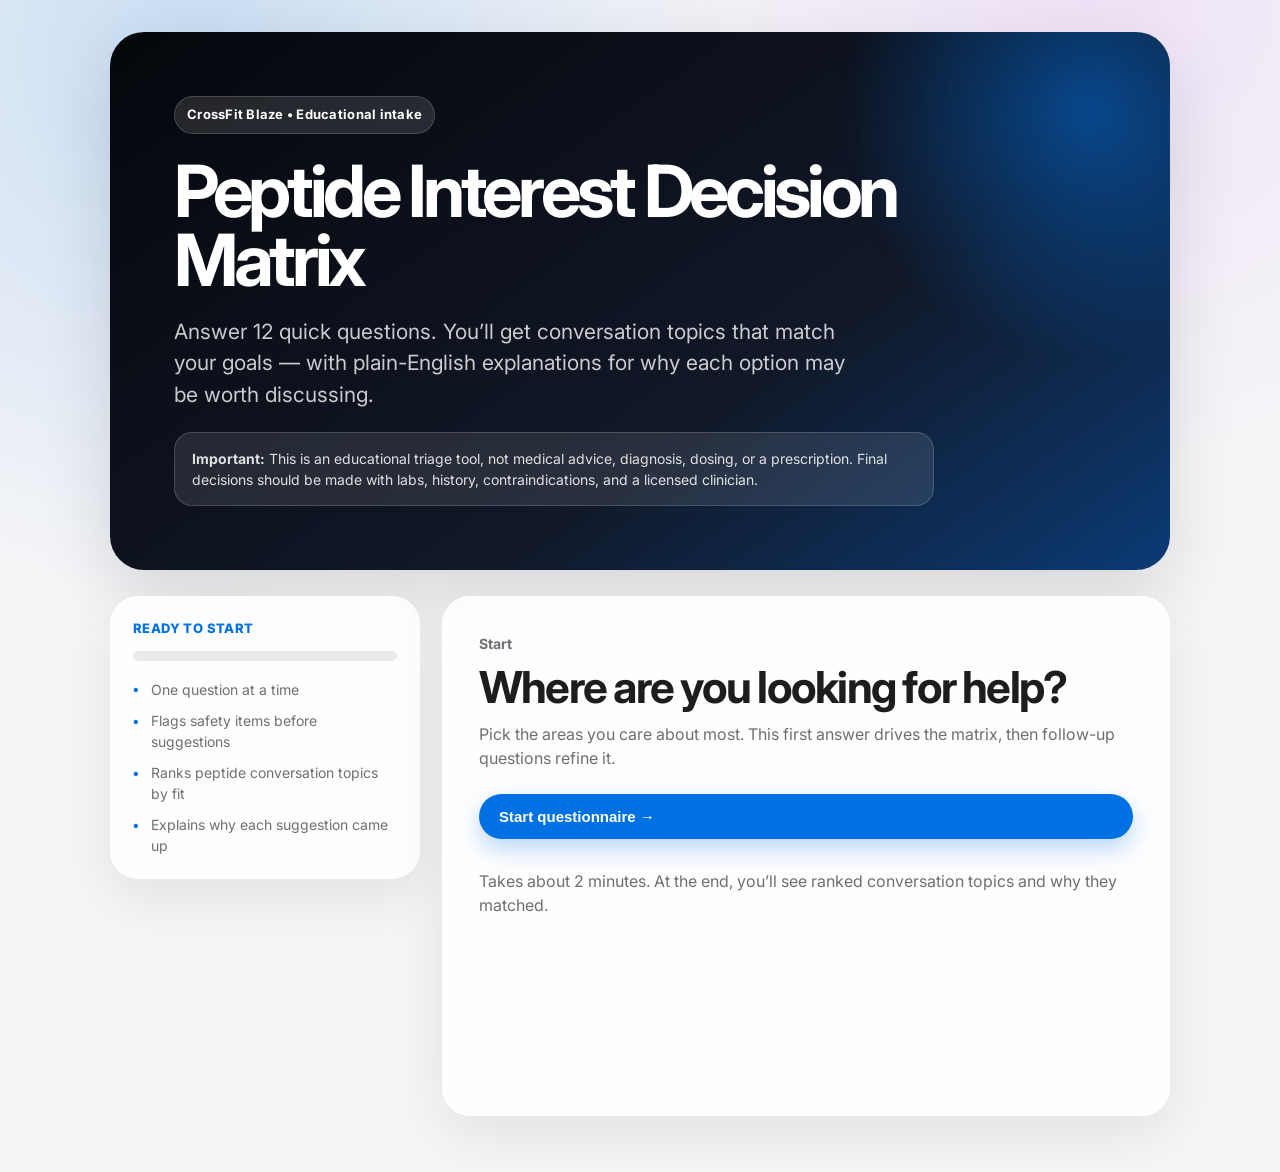
<file: peptidequestionnaire/index.html>
<!DOCTYPE html>
<html lang="en">
<head>
  <meta charset="UTF-8" />
  <meta name="viewport" content="width=device-width, initial-scale=1.0" />
  <title>Peptide Interest Decision Matrix — CrossFit Blaze</title>
  <meta name="description" content="Educational peptide interest questionnaire for CrossFit Blaze. One question at a time with explanation-based conversation topics." />
  <meta name="theme-color" content="#0071e3" />
  <link rel="preconnect" href="https://fonts.googleapis.com">
  <link href="https://fonts.googleapis.com/css2?family=Inter:wght@400;500;600;700;800&display=swap" rel="stylesheet">
  <style>
    :root {
      --blaze: #0071e3;
      --blaze-dark: #005bb5;
      --bg: #f5f5f7;
      --card: #fff;
      --ink: #1d1d1f;
      --muted: #6e6e73;
      --soft: #e8f2ff;
      --border: rgba(0,0,0,.1);
      --warning: #ff9500;
      --danger: #ff3b30;
      --success: #34c759;
      --radius: 28px;
      --shadow: 0 24px 70px rgba(0,0,0,.12);
    }
    * { box-sizing: border-box; margin: 0; padding: 0; }
    body {
      min-height: 100vh;
      font-family: Inter, -apple-system, BlinkMacSystemFont, "Segoe UI", sans-serif;
      background:
        radial-gradient(circle at 15% 5%, rgba(0,113,227,.18), transparent 34rem),
        radial-gradient(circle at 85% 0%, rgba(191,90,242,.12), transparent 30rem),
        var(--bg);
      color: var(--ink);
      line-height: 1.5;
      -webkit-font-smoothing: antialiased;
    }
    .shell { width: min(1060px, calc(100% - 32px)); margin: 0 auto; padding: 32px 0 56px; }
    .hero {
      background: linear-gradient(145deg, #05070c, #111827 62%, #0b3b76);
      color: #fff;
      border-radius: 34px;
      padding: clamp(28px, 6vw, 64px);
      position: relative;
      overflow: hidden;
      box-shadow: var(--shadow);
    }
    .hero::after {
      content: "";
      position: absolute;
      width: 520px;
      height: 520px;
      right: -180px;
      top: -180px;
      border-radius: 50%;
      background: radial-gradient(circle, rgba(0,113,227,.72), transparent 68%);
      filter: blur(4px);
      opacity: .75;
    }
    .hero-content { position: relative; z-index: 1; max-width: 760px; }
    .eyebrow { display: inline-flex; gap: 8px; align-items: center; padding: 8px 12px; border-radius: 999px; background: rgba(255,255,255,.12); border: 1px solid rgba(255,255,255,.16); font-weight: 700; font-size: 13px; letter-spacing: .02em; }
    h1 { font-size: clamp(36px, 7vw, 72px); line-height: .96; letter-spacing: -.06em; margin: 22px 0; }
    .hero p { color: rgba(255,255,255,.78); font-size: clamp(17px, 2vw, 21px); max-width: 690px; }
    .notice { margin-top: 22px; padding: 15px 17px; background: rgba(255,255,255,.1); border: 1px solid rgba(255,255,255,.16); border-radius: 18px; color: rgba(255,255,255,.86); font-size: 14px; }
    .app { margin-top: 26px; display: grid; grid-template-columns: 310px 1fr; gap: 22px; align-items: start; }
    .panel, .card { background: rgba(255,255,255,.86); backdrop-filter: blur(20px); border: 1px solid rgba(255,255,255,.8); border-radius: var(--radius); box-shadow: 0 18px 55px rgba(0,0,0,.08); }
    .panel { padding: 22px; position: sticky; top: 18px; }
    .progress-text { font-size: 13px; font-weight: 800; color: var(--blaze); letter-spacing: .03em; text-transform: uppercase; }
    .progress-track { height: 10px; background: rgba(0,0,0,.08); border-radius: 999px; overflow: hidden; margin: 12px 0 18px; }
    .progress-bar { height: 100%; width: 0%; background: linear-gradient(90deg, var(--blaze), #64d2ff); border-radius: inherit; transition: width .25s ease; }
    .mini-list { list-style: none; display: grid; gap: 10px; color: var(--muted); font-size: 14px; }
    .mini-list li { padding-left: 18px; position: relative; }
    .mini-list li::before { content: "•"; color: var(--blaze); position: absolute; left: 0; font-weight: 900; }
    .card { padding: clamp(22px, 4vw, 36px); min-height: 520px; }
    .question-kicker { color: var(--muted); font-size: 14px; font-weight: 700; margin-bottom: 10px; }
    .question-title { font-size: clamp(27px, 4vw, 44px); letter-spacing: -.04em; line-height: 1.05; margin-bottom: 12px; }
    .question-help { color: var(--muted); margin-bottom: 24px; max-width: 720px; }
    .options { display: grid; gap: 12px; }
    .option {
      display: grid;
      grid-template-columns: 26px 1fr;
      gap: 12px;
      align-items: start;
      padding: 16px;
      border: 1.5px solid var(--border);
      border-radius: 18px;
      background: #fff;
      cursor: pointer;
      transition: .18s ease;
    }
    .option:hover { transform: translateY(-1px); border-color: rgba(0,113,227,.35); box-shadow: 0 10px 24px rgba(0,113,227,.08); }
    .option input { width: 20px; height: 20px; accent-color: var(--blaze); margin-top: 2px; }
    .option strong { display: block; font-size: 16px; }
    .option span { display: block; color: var(--muted); font-size: 13px; margin-top: 3px; }
    textarea, input[type="text"], input[type="email"], input[type="tel"] {
      width: 100%; border: 1.5px solid var(--border); border-radius: 18px; padding: 15px 16px; font: inherit; outline: none; background: #fff;
    }
    textarea { min-height: 120px; resize: vertical; }
    textarea:focus, input:focus { border-color: var(--blaze); box-shadow: 0 0 0 4px rgba(0,113,227,.12); }
    .nav { display: flex; gap: 12px; justify-content: space-between; align-items: center; margin-top: 28px; flex-wrap: wrap; }
    .btn { border: 0; border-radius: 999px; padding: 14px 20px; font-weight: 800; font-size: 15px; cursor: pointer; transition: .18s ease; display: inline-flex; align-items: center; gap: 8px; text-decoration: none; }
    .btn-primary { color: #fff; background: var(--blaze); box-shadow: 0 10px 25px rgba(0,113,227,.28); }
    .btn-primary:hover { background: var(--blaze-dark); transform: translateY(-1px); }
    .btn-secondary { color: var(--ink); background: #fff; border: 1px solid var(--border); }
    .btn:disabled { opacity: .55; cursor: not-allowed; transform: none; }
    .error { color: var(--danger); font-weight: 700; min-height: 22px; margin-top: 12px; }
    .results { display: none; }
    .result-header { display: flex; align-items: center; justify-content: space-between; gap: 14px; margin-bottom: 18px; flex-wrap: wrap; }
    .badge { display: inline-flex; align-items: center; gap: 8px; background: var(--soft); color: var(--blaze-dark); border-radius: 999px; padding: 8px 12px; font-size: 13px; font-weight: 800; }
    .suggestion-grid { display: grid; gap: 14px; }
    .suggestion { background: #fff; border: 1px solid var(--border); border-radius: 22px; padding: 18px; }
    .suggestion.top { border-color: rgba(0,113,227,.4); box-shadow: 0 14px 35px rgba(0,113,227,.1); }
    .suggestion h3 { font-size: 21px; letter-spacing: -.025em; margin-bottom: 8px; display: flex; justify-content: space-between; gap: 10px; }
    .score { font-size: 13px; color: var(--blaze); background: var(--soft); padding: 5px 9px; border-radius: 999px; white-space: nowrap; }
    .suggestion p { color: var(--muted); margin: 8px 0; }
    .why { display: flex; flex-wrap: wrap; gap: 8px; margin-top: 12px; }
    .chip { background: #f5f5f7; border: 1px solid rgba(0,0,0,.06); color: #3a3a3c; border-radius: 999px; padding: 7px 10px; font-size: 12px; font-weight: 700; }
    .redflag { background: #fff7ed; border: 1px solid rgba(255,149,0,.28); border-radius: 20px; padding: 16px; margin: 16px 0; color: #7a3f00; }
    .redflag strong { color: #5d3000; }
    .matrix { margin-top: 24px; background: #fff; border-radius: 22px; border: 1px solid var(--border); overflow: hidden; }
    .matrix h3 { padding: 16px 18px; border-bottom: 1px solid var(--border); }
    table { width: 100%; border-collapse: collapse; font-size: 14px; }
    th, td { text-align: left; padding: 12px 14px; border-bottom: 1px solid rgba(0,0,0,.06); vertical-align: top; }
    th { color: var(--muted); font-size: 12px; text-transform: uppercase; letter-spacing: .04em; }
    .footer-actions { display: flex; flex-wrap: wrap; gap: 12px; margin-top: 22px; }
    .print-only { display: none; }

    .report-cover {
      background: linear-gradient(145deg, #07111f, #0b3b76);
      color: #fff;
      border-radius: 28px;
      padding: clamp(22px, 4vw, 34px);
      margin-bottom: 18px;
      position: relative;
      overflow: hidden;
    }
    .report-cover::after { content: ""; position: absolute; width: 360px; height: 360px; right: -130px; top: -130px; border-radius: 50%; background: radial-gradient(circle, rgba(100,210,255,.46), transparent 66%); }
    .report-cover > * { position: relative; z-index: 1; }
    .report-cover h2 { font-size: clamp(30px, 5vw, 52px); line-height: 1; letter-spacing: -.05em; margin: 12px 0; }
    .report-cover p { color: rgba(255,255,255,.78); max-width: 760px; }
    .report-meta { display: flex; flex-wrap: wrap; gap: 10px; margin-top: 18px; }
    .report-meta span { border: 1px solid rgba(255,255,255,.18); background: rgba(255,255,255,.1); border-radius: 999px; padding: 8px 11px; font-size: 13px; font-weight: 800; }
    .summary-grid { display: grid; grid-template-columns: repeat(3, 1fr); gap: 12px; margin: 18px 0; }
    .summary-card { background: #fff; border: 1px solid var(--border); border-radius: 22px; padding: 17px; }
    .summary-card strong { display: block; font-size: 12px; text-transform: uppercase; letter-spacing: .05em; color: var(--muted); margin-bottom: 7px; }
    .summary-card span { display: block; font-size: 18px; font-weight: 850; letter-spacing: -.02em; }
    .section-title { display: flex; align-items: center; justify-content: space-between; gap: 14px; margin: 26px 0 12px; }
    .section-title h3 { font-size: 24px; letter-spacing: -.035em; }
    .primary-result { border: 2px solid rgba(0,113,227,.42); background: linear-gradient(180deg, #fff, #f4f9ff); }
    .rank-label { display: inline-flex; align-items: center; justify-content: center; min-width: 30px; height: 30px; border-radius: 50%; background: var(--blaze); color: #fff; font-size: 14px; margin-right: 8px; }
    .result-copy { color: #3a3a3c; font-size: 15px; }
    .professional-note { background: #f7f7f8; border: 1px solid rgba(0,0,0,.07); border-radius: 18px; padding: 13px 14px; color: #3a3a3c; margin-top: 12px; }
    .two-col { display: grid; grid-template-columns: 1fr 1fr; gap: 14px; }
    .checklist { background: #fff; border: 1px solid var(--border); border-radius: 22px; padding: 18px; }
    .checklist ul { margin: 10px 0 0 20px; color: var(--muted); }
    .answer-summary { display: flex; flex-wrap: wrap; gap: 8px; }
    .answer-summary .chip { background: #fff; }
    .disclaimer-box { background: #fff5f5; color: #7a1712; border: 1px solid rgba(255,59,48,.2); border-radius: 20px; padding: 16px; margin-top: 18px; }
    @media (max-width: 850px) { .summary-grid, .two-col { grid-template-columns: 1fr; } }

    @media (max-width: 850px) {
      .app { grid-template-columns: 1fr; }
      .panel { position: static; }
      .card { min-height: auto; }
      table { font-size: 13px; }
    }
    @media print {
      body { background: #fff; }
      .hero, .panel, .question-card, .footer-actions { display: none !important; }
      .shell { width: 100%; padding: 0; }
      .card { box-shadow: none; border: 0; }
      .results { display: block !important; }
      .print-only { display: block; }
    }
  </style>
</head>
<body>
  <main class="shell">
    <section class="hero">
      <div class="hero-content">
        <div class="eyebrow">CrossFit Blaze • Educational intake</div>
        <h1>Peptide Interest Decision Matrix</h1>
        <p>Answer 12 quick questions. You’ll get conversation topics that match your goals — with plain-English explanations for why each option may be worth discussing.</p>
        <div class="notice"><strong>Important:</strong> This is an educational triage tool, not medical advice, diagnosis, dosing, or a prescription. Final decisions should be made with labs, history, contraindications, and a licensed clinician.</div>
      </div>
    </section>

    <section class="app" aria-live="polite">
      <aside class="panel">
        <div class="progress-text" id="progressText">Ready to start</div>
        <div class="progress-track"><div class="progress-bar" id="progressBar"></div></div>
        <ul class="mini-list">
          <li>One question at a time</li>
          <li>Flags safety items before suggestions</li>
          <li>Ranks peptide conversation topics by fit</li>
          <li>Explains why each suggestion came up</li>
        </ul>
      </aside>

      <section class="card question-card" id="questionCard">
        <div class="question-kicker" id="questionKicker">Start</div>
        <h2 class="question-title" id="questionTitle">Where are you looking for help?</h2>
        <p class="question-help" id="questionHelp">Pick the areas you care about most. This first answer drives the matrix, then follow-up questions refine it.</p>
        <div id="answerArea" class="options"></div>
        <div class="error" id="errorMessage"></div>
        <div class="nav">
          <button class="btn btn-secondary" id="backBtn" type="button">Back</button>
          <button class="btn btn-primary" id="nextBtn" type="button">Start questionnaire →</button>
        </div>
      </section>

      <section class="card results" id="resultsCard">
        <div class="report-cover">
          <div class="eyebrow">CrossFit Blaze • Peptide Interest Report</div>
          <h2>Your Personalized Discussion Map</h2>
          <p>This professional summary turns your answers into ranked educational conversation topics. It is designed to help Jason understand your goals quickly and guide the clinic conversation around fit, safety, labs, and next best questions.</p>
          <div class="report-meta">
            <span id="completionBadge">12 answers scored</span>
            <span>Educational only</span>
            <span>Labs + history still required</span>
          </div>
        </div>

        <div id="redFlagBox"></div>

        <div class="summary-grid">
          <div class="summary-card"><strong>Primary fit</strong><span id="primaryFit">—</span></div>
          <div class="summary-card"><strong>Goal pattern</strong><span id="goalPattern">—</span></div>
          <div class="summary-card"><strong>Readiness</strong><span id="readiness">—</span></div>
        </div>

        <div class="section-title"><h3>Recommended blends and discussion topics</h3><span class="badge">Blends prioritized when ingredients match</span></div>
        <div class="suggestion-grid" id="suggestions"></div>

        <div class="two-col">
          <div class="checklist">
            <div class="section-title" style="margin-top:0;"><h3>Suggested lab context</h3></div>
            <p class="question-help">Bring these if available. Missing labs do not prevent learning, but they do limit precision.</p>
            <ul id="labChecklist"></ul>
          </div>
          <div class="checklist">
            <div class="section-title" style="margin-top:0;"><h3>Next best questions</h3></div>
            <p class="question-help">Use these to make the clinic conversation practical and safe.</p>
            <ul id="nextQuestions"></ul>
          </div>
        </div>

        <div class="section-title"><h3>Your answer summary</h3></div>
        <div class="answer-summary" id="answerSummary"></div>

        <div class="matrix">
          <h3>Decision matrix used</h3>
          <table>
            <thead><tr><th>If the person selects…</th><th>Then discuss…</th><th>Why</th></tr></thead>
            <tbody id="matrixRows"></tbody>
          </table>
        </div>

        <div class="disclaimer-box"><strong>Medical disclaimer:</strong> This report does not diagnose, treat, prescribe, or provide dosing. Peptides may have contraindications and should be considered only with appropriate labs, medical history, medication review, and licensed clinical supervision.</div>

        <div class="footer-actions">
          <button class="btn btn-primary" type="button" onclick="window.print()">Print / Save PDF</button>
          <button class="btn btn-secondary" type="button" id="restartBtn">Retake</button>
          <a class="btn btn-secondary" href="mailto:jason@crossfitblaze.com?subject=Peptide%20Questionnaire%20Results">Email Jason</a>
        </div>
        <p class="question-help print-only">Generated by the CrossFit Blaze educational peptide decision matrix.</p>
      </section>
    </section>
  </main>

  <script>
    const topics = {
      kpv: {
        name: 'KPV', category: 'Gut / skin / inflammation', score: 0, reasons: [],
        explain: 'KPV is commonly discussed around gut barrier irritation, inflammatory skin patterns, and immune/inflammatory signaling. It is usually not an energy peptide, so it only scores when gut, skin, or inflammation shows up.'
      },
      bpc: {
        name: 'BPC-157', category: 'Gut / healing / tissue repair', score: 0, reasons: [],
        explain: 'BPC-157 is most often discussed for tissue repair, tendon/ligament irritation, and gut-barrier conversations. It scores higher when injury or GI symptoms are primary.'
      },
      tb500: {
        name: 'TB-500', category: 'Soft tissue / recovery', score: 0, reasons: [],
        explain: 'TB-500 is usually part of healing and recovery conversations, especially broad soft-tissue issues, chronic overuse, or post-surgical recovery.'
      },
      ghk: {
        name: 'GHK-Cu', category: 'Skin / wound healing / collagen', score: 0, reasons: [],
        explain: 'GHK-Cu comes up for skin quality, collagen, hair/skin appearance, and wound-healing conversations, especially when skin health overlaps with recovery.'
      },
      cjcIpa: {
        name: 'CJC-1295 + Ipamorelin', category: 'Sleep / recovery / GH-axis', score: 0, reasons: [],
        explain: 'This combo is generally discussed around sleep quality, recovery, body composition, and GH/IGF-1 pathway support — ideally after checking labs and sleep/stress bottlenecks.'
      },
      glp: {
        name: 'GLP-1 pathway: Tirzepatide / Semaglutide', category: 'Weight / appetite / glucose', score: 0, reasons: [],
        explain: 'GLP-1/GIP conversations are most relevant when appetite, weight-loss resistance, A1c/glucose, insulin resistance, or metabolic risk is part of the picture.'
      },
      mots: {
        name: 'MOTS-c / SS-31', category: 'Mitochondrial energy / longevity', score: 0, reasons: [],
        explain: 'MOTS-c and SS-31 are often discussed in mitochondrial-health, stamina, fatigue, and longevity contexts. They score when energy is the goal without an obvious sleep-only explanation.'
      },
      semaxSelank: {
        name: 'Semax / Selank', category: 'Focus / mood / stress resilience', score: 0, reasons: [],
        explain: 'Semax and Selank are usually discussed for focus, verbal fluency, mental stamina, anxiety/stress resilience, and cognition — not gut or skin problems.'
      },
      thymosin: {
        name: 'Thymosin Alpha-1 / LL-37', category: 'Immune modulation', score: 0, reasons: [],
        explain: 'These come up when immune resilience, recurrent illness, autoimmune/inflammatory history, or infection-related questions are present. They require extra caution and clinician context.'
      },
      epitalon: {
        name: 'Epitalon', category: 'Longevity / sleep rhythm', score: 0, reasons: [],
        explain: 'Epitalon is usually a longevity and circadian-rhythm discussion topic. It scores only when anti-aging, sleep rhythm, or long-horizon health optimization is the stated goal.'
      },
      pt141: {
        name: 'PT-141 / Kisspeptin discussion', category: 'Libido / hormones', score: 0, reasons: [],
        explain: 'These are sexual-health and hormone-axis conversation topics. They should be paired with hormone labs and a review of cardiovascular, medication, and endocrine context.'
      },
      glowBlend: {
        name: 'Glow Blend discussion: KPV + GHK-Cu', category: 'Blend / skin inflammation / collagen', score: 0, reasons: [],
        explain: 'Glow Blend is the preferred top-level discussion when the questionnaire is pointing to both inflammatory skin support and skin-quality/collagen support. Instead of listing KPV and GHK-Cu separately first, this blend groups the matching ingredients into one clearer conversation.'
      },
      gutSkinBlend: {
        name: 'Gut + Skin Blend discussion: KPV + BPC-157 + GHK-Cu', category: 'Blend / gut-skin axis', score: 0, reasons: [],
        explain: 'This blend-style discussion is useful when gut irritation and skin inflammation show up together. It connects KPV for inflammatory signaling, BPC-157 for gut/healing context, and GHK-Cu for skin/collagen support.'
      },
      wolverineStack: {
        name: 'Wolverine Stack discussion: BPC-157 + TB-500', category: 'Blend / injury recovery', score: 0, reasons: [],
        explain: 'When the answers point strongly toward soft-tissue injury, tendon irritation, or recovery, the blend/stack conversation should usually appear above the individual ingredients because BPC-157 and TB-500 are commonly discussed together.'
      },
      klowStack: {
        name: 'KLOW Stack discussion: BPC-157 + TB-500 + KPV + GHK-Cu', category: 'Blend / healing + inflammation + skin', score: 0, reasons: [],
        explain: 'KLOW Stack becomes relevant when there is overlap between healing/recovery, inflammation, gut or skin issues, and collagen/wound-healing goals. It is a broader blend conversation rather than a single-compound suggestion.'
      },
      metabolicRecoveryBlend: {
        name: 'Metabolic Recovery Blend discussion: GLP-1 pathway + MOTS-c / SS-31', category: 'Blend / metabolism + energy', score: 0, reasons: [],
        explain: 'This discussion fits when weight/appetite/glucose issues overlap with low energy or stamina. It separates metabolic appetite control from mitochondrial energy support rather than forcing one single lane.'
      },
      labsFirst: {
        name: 'Labs-first assessment', category: 'Safety / personalization', score: 0, reasons: [],
        explain: 'When symptoms are broad or labs are missing, the best next step is often not a peptide — it is bloodwork, history, sleep, nutrition, thyroid/metabolic review, and contraindication screening.'
      }
    };

    const questions = [
      { id: 'goals', type: 'checkbox', required: true, title: 'Where are you looking for help?', help: 'Choose up to three. This makes the questionnaire feel personal instead of starting with a peptide list.', options: [
        ['gut', 'Gut health', 'Bloating, IBS-type symptoms, reflux, food sensitivity, gut barrier questions'],
        ['skin', 'Skin / hair / appearance', 'Acne, rosacea, rashes, wound healing, collagen, skin quality'],
        ['energy', 'Energy / stamina', 'Fatigue, low drive, endurance drop-off'],
        ['fatloss', 'Fat loss / metabolic health', 'Appetite, weight-loss resistance, glucose/A1c, insulin'],
        ['injury', 'Injury / joint / tendon recovery', 'Acute or chronic soft-tissue issues'],
        ['sleep', 'Sleep / recovery', 'Poor sleep, soreness, low HRV, training recovery'],
        ['focus', 'Focus / mood / stress', 'Mental stamina, anxiety, motivation, verbal fluency'],
        ['immune', 'Immune / inflammation', 'Recurrent illness, autoimmune/inflammatory questions'],
        ['hormones', 'Libido / hormone support', 'Low libido, sexual function, testosterone questions'],
        ['longevity', 'Longevity / anti-aging', 'Long-term optimization, mitochondrial health, aging']
      ], max: 3 },
      { id: 'gutSymptoms', type: 'radio', required: true, title: 'Any gut symptoms?', help: 'Gut answers route toward KPV/BPC only when there is a real GI pattern.', options: [
        ['none', 'No major gut issue', 'Nothing significant right now'],
        ['mild', 'Mild or occasional', 'Bloating, irregularity, food reactions sometimes'],
        ['moderate', 'Moderate / recurring', 'IBS-type pattern, reflux, sensitivity, frequent bloating'],
        ['severe', 'Severe or diagnosed GI condition', 'IBD/SIBO/ulcers/major GI diagnosis — clinician review first']
      ]},
      { id: 'skinSymptoms', type: 'radio', required: true, title: 'What best describes skin or tissue concerns?', help: 'This separates appearance-only goals from inflammation/wound-healing patterns.', options: [
        ['none', 'No skin concern', 'Not a priority'],
        ['appearance', 'Skin quality / collagen / hair', 'Appearance, elasticity, hair, fine lines'],
        ['rosacea', 'Rosacea / redness / flushing', 'Facial redness, flushing, irritation, inflammatory skin sensitivity'],
        ['inflammatory', 'Inflammatory skin pattern', 'Acne, rash, irritation, flare-ups'],
        ['wound', 'Slow wound healing', 'Cuts, wounds, scars, or post-procedure healing are slow']
      ]},
      { id: 'energyPattern', type: 'radio', required: true, title: 'What does low energy feel like?', help: 'Energy can be mitochondrial, sleep-related, metabolic, thyroid, or stress-related — the matrix should not assume.', options: [
        ['none', 'Energy is fine', 'No major fatigue issue'],
        ['morning', 'Wake up tired', 'Sleep quality or recovery may be the first bottleneck'],
        ['afternoon', 'Afternoon crash', 'Can point toward glucose, stress, or sleep debt'],
        ['training', 'Training stamina dropped', 'Endurance/recovery/mitochondrial discussion may fit'],
        ['constant', 'Constant fatigue', 'Labs-first: thyroid, CBC, CMP, hormones, glucose, sleep']
      ]},
      { id: 'metabolic', type: 'radio', required: true, title: 'Any appetite, weight, or glucose concern?', help: 'This is where GLP-1 pathways become relevant — not for someone who only selected skin or focus.', options: [
        ['none', 'No metabolic concern', 'Weight/appetite/glucose are not priorities'],
        ['appetite', 'Appetite or cravings are the issue', 'Hunger, food noise, cravings'],
        ['resistant', 'Weight-loss resistance', 'Training and diet are decent but progress is stalled'],
        ['labs', 'A1c / fasting glucose / insulin concern', 'Known prediabetes, diabetes range, or insulin resistance'],
        ['recomp', 'Lean recomp only', 'Already healthy; just wants body-composition optimization']
      ]},
      { id: 'injury', type: 'radio', required: true, title: 'Any current injury or recovery problem?', help: 'Healing peptides should score based on tissue context, not general wellness curiosity.', options: [
        ['none', 'No injury', 'Nothing active'],
        ['acute', 'Acute soft-tissue injury under 6 weeks', 'New strain, sprain, tendon/ligament issue'],
        ['chronic', 'Chronic tendon/joint/overuse issue', 'Nagging tendon, joint, or repetitive-use problem'],
        ['postSurgery', 'Post-surgical or procedure recovery', 'Healing support conversation with clinician clearance'],
        ['slowRecovery', 'Training recovery is poor', 'Soreness, poor recovery, repeated flare-ups']
      ]},
      { id: 'sleepStress', type: 'radio', required: true, title: 'How are sleep and stress?', help: 'Poor sleep can make energy, hormones, weight loss, and recovery look like peptide problems.', options: [
        ['good', 'Good sleep / manageable stress', 'Not a major bottleneck'],
        ['sleep', 'Sleep is poor', 'Trouble falling asleep, staying asleep, or waking rested'],
        ['stress', 'Stress is high', 'High sympathetic load, anxiety, work/life stress'],
        ['both', 'Both are poor', 'Sleep and stress should be addressed before complex protocols']
      ]},
      { id: 'cognition', type: 'radio', required: true, title: 'Any focus, mood, or mental-performance goal?', help: 'This routes toward Semax/Selank only when cognitive or stress resilience is actually part of the story.', options: [
        ['none', 'No cognitive goal', 'Not a priority'],
        ['focus', 'Focus / memory / verbal fluency', 'Work output, attention, learning, mental sharpness'],
        ['stressMood', 'Stress resilience / mood', 'Anxiety, stress reactivity, low motivation'],
        ['brainFog', 'Brain fog with fatigue', 'Labs-first plus sleep/metabolic review']
      ]},
      { id: 'immune', type: 'radio', required: true, title: 'Any immune or inflammatory history?', help: 'Immune peptides require extra caution. This question keeps those suggestions conservative.', options: [
        ['none', 'No immune issue', 'No recurring illness or autoimmune diagnosis'],
        ['inflammation', 'General inflammation / flare-ups', 'Joint aches, skin/gut flares, inflammatory pattern'],
        ['recurrent', 'I get sick often', 'Recurring infections or poor immune resilience'],
        ['autoimmune', 'Autoimmune condition', 'Requires clinician involvement before immune-modulating compounds']
      ]},
      { id: 'labs', type: 'radio', required: true, title: 'Do you have recent labs?', help: 'The more broad or hormonal the goal, the more labs matter before recommendations.', options: [
        ['current', 'Yes — within 90 days', 'CBC/CMP/lipids/A1c/hormones/thyroid if relevant'],
        ['old', 'Yes, but older than 90 days', 'Useful context, but may need updating'],
        ['none', 'No recent labs', 'Matrix should emphasize labs-first before protocol choice'],
        ['notSure', 'Not sure what I have', 'Bring anything you have and identify gaps']
      ]},
      { id: 'redFlags', type: 'checkbox', required: true, title: 'Any safety items we should know?', help: 'This does not disqualify someone from learning; it tells us when the answer should be “medical supervision first.”', options: [
        ['none', 'None of these', 'No obvious safety item selected'],
        ['pregnancy', 'Pregnant / trying to conceive', 'Avoid peptide protocols unless directed by clinician'],
        ['cancer', 'Active or recent cancer history', 'Growth-signaling compounds require medical clearance'],
        ['kidneyLiver', 'Kidney or liver disease', 'Safety labs and clinician review required'],
        ['diabetesMeds', 'Diabetes meds / insulin / hypoglycemia risk', 'GLP-1 and glucose changes need medical management'],
        ['immuneSuppress', 'Immunosuppressants or autoimmune treatment', 'Immune-modulating peptides require clinician context']
      ]},
      { id: 'notes', type: 'textarea', required: false, title: 'Anything else you want Jason to know?', help: 'Optional. Add current peptides, meds, injuries, labs, or what you want explained at the clinic.', placeholder: 'Example: I mostly care about gut inflammation and skin flare-ups, but energy is fine.' }
    ];

    const rules = [
      { when: 'Gut health, IBS/SIBO-type symptoms, gut barrier questions', adds: ['KPV', 'BPC-157'], why: 'KPV fits inflammatory gut/skin patterns; BPC-157 fits gut barrier and healing conversations.' },
      { when: 'Skin irritation, acne, rosacea, rashes, collagen, or wound healing', adds: ['Glow Blend: KPV + GHK-Cu', 'KPV', 'GHK-Cu'], why: 'A blend should rise above separate ingredients when inflammatory skin and skin-quality/collagen signals overlap.' },
      { when: 'Low energy or stamina without a clear sleep-only cause', adds: ['MOTS-c / SS-31'], why: 'Mitochondrial topics fit energy/stamina better than KPV.' },
      { when: 'Appetite, weight-loss resistance, A1c/glucose/insulin concerns', adds: ['Tirzepatide / Semaglutide'], why: 'GLP-1/GIP pathways match metabolic and appetite problems.' },
      { when: 'Acute injury, chronic tendon issue, post-surgical recovery', adds: ['BPC-157', 'TB-500', 'GHK-Cu'], why: 'These are the main tissue-repair and recovery conversation topics.' },
      { when: 'Sleep/recovery bottleneck or low-normal GH/IGF-1 context', adds: ['CJC-1295 + Ipamorelin'], why: 'GH-axis support is most relevant to recovery, sleep quality, and body composition after labs.' },
      { when: 'Focus, mood, verbal fluency, stress resilience', adds: ['Semax / Selank'], why: 'These are cognitive/stress-resilience topics, not gut/skin/energy-first tools.' },
      { when: 'Recurrent illness, autoimmune or immune/inflammatory history', adds: ['Thymosin Alpha-1 / LL-37'], why: 'Immune-modulating compounds require context and caution.' },
      { when: 'Long-term optimization / anti-aging / circadian rhythm', adds: ['Epitalon', 'MOTS-c / SS-31'], why: 'Longevity routing favors circadian and mitochondrial conversations.' },
      { when: 'No recent labs, broad fatigue, hormones, or multiple systems', adds: ['Labs-first assessment'], why: 'The safest useful next step is assessment before choosing a compound.' }
    ];

    let index = -1;
    const answers = {};
    const $ = (id) => document.getElementById(id);

    function cloneTopics() {
      return JSON.parse(JSON.stringify(topics));
    }

    function add(topicMap, key, points, reason) {
      if (!topicMap[key]) return;
      topicMap[key].score += points;
      if (!topicMap[key].reasons.includes(reason)) topicMap[key].reasons.push(reason);
    }

    function has(id, value) {
      const answer = answers[id];
      if (Array.isArray(answer)) return answer.includes(value);
      return answer === value;
    }

    function selected(id) {
      const answer = answers[id];
      return Array.isArray(answer) ? answer : (answer ? [answer] : []);
    }

    function renderStart() {
      index = -1;
      $('questionKicker').textContent = 'Start';
      $('questionTitle').textContent = 'Where are you looking for help?';
      $('questionHelp').textContent = 'Pick the areas you care about most. This first answer drives the matrix, then follow-up questions refine it.';
      $('answerArea').innerHTML = '<button class="btn btn-primary" type="button" onclick="nextQuestion()">Start questionnaire →</button><p class="question-help" style="margin-top:18px;">Takes about 2 minutes. At the end, you’ll see ranked conversation topics and why they matched.</p>';
      $('backBtn').style.display = 'none';
      $('nextBtn').style.display = 'none';
      updateProgress();
    }

    function renderQuestion() {
      const q = questions[index];
      $('questionKicker').textContent = `Question ${index + 1} of ${questions.length}`;
      $('questionTitle').textContent = q.title;
      $('questionHelp').textContent = q.help;
      $('errorMessage').textContent = '';
      $('backBtn').style.display = index === 0 ? 'inline-flex' : 'inline-flex';
      $('nextBtn').style.display = 'inline-flex';
      $('backBtn').disabled = false;
      $('nextBtn').textContent = index === questions.length - 1 ? 'See suggestions →' : 'Next →';
      let html = '';
      if (q.type === 'radio' || q.type === 'checkbox') {
        html = q.options.map(([value, label, desc]) => {
          const checked = has(q.id, value) ? 'checked' : '';
          return `<label class="option"><input type="${q.type}" name="${q.id}" value="${value}" ${checked}><div><strong>${label}</strong><span>${desc}</span></div></label>`;
        }).join('');
      } else if (q.type === 'textarea') {
        const value = answers[q.id] || '';
        html = `<textarea id="textAnswer" placeholder="${q.placeholder || ''}">${escapeHtml(value)}</textarea>`;
      }
      $('answerArea').innerHTML = html;
      if (q.max) {
        $('answerArea').querySelectorAll('input').forEach(input => {
          input.addEventListener('change', () => {
            const checked = [...$('answerArea').querySelectorAll('input:checked')];
            if (checked.length > q.max) {
              input.checked = false;
              $('errorMessage').textContent = `Choose up to ${q.max}.`;
            } else {
              $('errorMessage').textContent = '';
            }
          });
        });
      }
      updateProgress();
    }

    function escapeHtml(str) {
      return String(str).replace(/[&<>'"]/g, c => ({'&':'&amp;','<':'&lt;','>':'&gt;',"'":'&#39;','"':'&quot;'}[c]));
    }

    function getCurrentAnswer() {
      const q = questions[index];
      if (q.type === 'radio') return $('answerArea').querySelector('input:checked')?.value || '';
      if (q.type === 'checkbox') return [...$('answerArea').querySelectorAll('input:checked')].map(i => i.value);
      if (q.type === 'textarea') return $('textAnswer').value.trim();
      return '';
    }

    function validate(answer) {
      const q = questions[index];
      if (!q.required) return true;
      if (Array.isArray(answer) && answer.length === 0) return false;
      if (!Array.isArray(answer) && !answer) return false;
      if (q.id === 'redFlags' && Array.isArray(answer) && answer.includes('none') && answer.length > 1) {
        $('errorMessage').textContent = 'Choose either “None of these” or the relevant safety items — not both.';
        return false;
      }
      return true;
    }

    function nextQuestion() {
      if (index >= 0) {
        const answer = getCurrentAnswer();
        if (!validate(answer)) {
          if (!$('errorMessage').textContent) $('errorMessage').textContent = 'Please answer this question to continue.';
          return;
        }
        answers[questions[index].id] = answer;
      }
      if (index < questions.length - 1) {
        index += 1;
        renderQuestion();
      } else {
        showResults();
      }
    }

    function backQuestion() {
      if (index <= 0) return renderStart();
      index -= 1;
      renderQuestion();
    }

    function updateProgress() {
      const completed = Math.max(0, index);
      const percent = index < 0 ? 0 : Math.round((index / questions.length) * 100);
      $('progressBar').style.width = `${percent}%`;
      $('progressText').textContent = index < 0 ? 'Ready to start' : `${Math.min(index + 1, questions.length)} of ${questions.length} • ${questions.length - index - 1} remaining`;
    }

    function score() {
      const t = cloneTopics();
      selected('goals').forEach(goal => {
        if (goal === 'gut') { add(t, 'kpv', 4, 'Gut health selected'); add(t, 'bpc', 3, 'Gut health selected'); }
        if (goal === 'skin') { add(t, 'kpv', 3, 'Skin health selected'); add(t, 'ghk', 4, 'Skin health selected'); }
        if (goal === 'energy') { add(t, 'mots', 4, 'Energy/stamina selected'); add(t, 'labsFirst', 1, 'Energy can have many causes'); }
        if (goal === 'fatloss') { add(t, 'glp', 5, 'Fat loss/metabolic health selected'); }
        if (goal === 'injury') { add(t, 'bpc', 4, 'Injury/recovery selected'); add(t, 'tb500', 4, 'Injury/recovery selected'); }
        if (goal === 'sleep') { add(t, 'cjcIpa', 4, 'Sleep/recovery selected'); add(t, 'epitalon', 1, 'Sleep rhythm may matter'); }
        if (goal === 'focus') { add(t, 'semaxSelank', 5, 'Focus/mood/stress selected'); }
        if (goal === 'immune') { add(t, 'thymosin', 4, 'Immune/inflammation selected'); add(t, 'kpv', 2, 'Inflammation overlap'); }
        if (goal === 'hormones') { add(t, 'pt141', 4, 'Libido/hormone support selected'); add(t, 'labsFirst', 2, 'Hormone labs needed'); }
        if (goal === 'longevity') { add(t, 'epitalon', 4, 'Longevity selected'); add(t, 'mots', 3, 'Longevity/mitochondria overlap'); }
      });

      if (has('gutSymptoms','mild')) { add(t,'kpv',2,'Mild GI pattern'); add(t,'bpc',1,'Mild GI pattern'); }
      if (has('gutSymptoms','moderate')) { add(t,'kpv',4,'Recurring GI symptoms'); add(t,'bpc',3,'Recurring GI symptoms'); }
      if (has('gutSymptoms','severe')) { add(t,'labsFirst',5,'Severe/diagnosed GI condition'); add(t,'kpv',1,'GI inflammation topic only after clinician review'); }

      if (has('skinSymptoms','appearance')) { add(t,'ghk',4,'Skin quality/collagen goal'); }
      if (has('skinSymptoms','rosacea')) { add(t,'kpv',5,'Rosacea/redness inflammatory skin pattern'); add(t,'ghk',3,'Skin barrier/collagen support overlap'); }
      if (has('skinSymptoms','inflammatory')) { add(t,'kpv',4,'Inflammatory skin pattern'); add(t,'ghk',1,'Skin-support overlap'); }
      if (has('skinSymptoms','wound')) { add(t,'ghk',4,'Slow wound healing'); add(t,'bpc',2,'Healing overlap'); add(t,'tb500',2,'Healing overlap'); }

      if (has('energyPattern','morning')) { add(t,'cjcIpa',2,'Wake up tired / recovery bottleneck'); add(t,'labsFirst',2,'Sleep and labs should be checked'); }
      if (has('energyPattern','afternoon')) { add(t,'glp',2,'Afternoon crash may relate to glucose/appetite'); add(t,'labsFirst',2,'Glucose/thyroid/cortisol context needed'); }
      if (has('energyPattern','training')) { add(t,'mots',4,'Training stamina drop'); add(t,'cjcIpa',2,'Recovery overlap'); }
      if (has('energyPattern','constant')) { add(t,'labsFirst',5,'Constant fatigue needs labs-first review'); add(t,'mots',1,'Mitochondrial topic after basics'); }

      if (has('metabolic','appetite')) add(t,'glp',4,'Appetite/cravings are the issue');
      if (has('metabolic','resistant')) { add(t,'glp',4,'Weight-loss resistance'); add(t,'mots',1,'Body composition overlap'); }
      if (has('metabolic','labs')) { add(t,'glp',5,'A1c/glucose/insulin concern'); add(t,'labsFirst',2,'Metabolic labs drive choices'); }
      if (has('metabolic','recomp')) { add(t,'mots',2,'Lean recomp goal'); add(t,'cjcIpa',2,'Recovery/body composition overlap'); }

      if (has('injury','acute')) { add(t,'bpc',4,'Acute soft-tissue injury'); add(t,'tb500',4,'Acute soft-tissue injury'); }
      if (has('injury','chronic')) { add(t,'bpc',5,'Chronic tendon/joint issue'); add(t,'tb500',4,'Chronic tendon/joint issue'); add(t,'ghk',2,'Collagen/tissue support overlap'); }
      if (has('injury','postSurgery')) { add(t,'bpc',3,'Post-surgical recovery'); add(t,'tb500',4,'Post-surgical recovery'); add(t,'thymosin',2,'Immune/recovery context'); add(t,'labsFirst',3,'Clinician clearance needed after surgery'); }
      if (has('injury','slowRecovery')) { add(t,'cjcIpa',3,'Poor training recovery'); add(t,'tb500',2,'Recovery overlap'); add(t,'mots',2,'Stamina/recovery overlap'); }

      if (has('sleepStress','sleep')) { add(t,'cjcIpa',4,'Poor sleep'); add(t,'epitalon',2,'Sleep rhythm topic'); }
      if (has('sleepStress','stress')) { add(t,'semaxSelank',3,'High stress'); add(t,'labsFirst',1,'Stress can distort hormones/recovery'); }
      if (has('sleepStress','both')) { add(t,'cjcIpa',3,'Sleep and stress both poor'); add(t,'semaxSelank',3,'Stress resilience goal'); add(t,'labsFirst',3,'Fix bottlenecks before complex stacks'); }

      if (has('cognition','focus')) add(t,'semaxSelank',5,'Focus/memory/verbal fluency goal');
      if (has('cognition','stressMood')) add(t,'semaxSelank',4,'Stress resilience/mood goal');
      if (has('cognition','brainFog')) { add(t,'labsFirst',4,'Brain fog with fatigue needs root-cause review'); add(t,'semaxSelank',1,'Cognition topic after basics'); }

      if (has('immune','inflammation')) { add(t,'kpv',3,'General inflammation/flare-ups'); add(t,'thymosin',2,'Inflammation/immune context'); }
      if (has('immune','recurrent')) add(t,'thymosin',4,'Recurrent illness');
      if (has('immune','autoimmune')) { add(t,'thymosin',2,'Autoimmune context requires caution'); add(t,'kpv',2,'Inflammation overlap'); add(t,'labsFirst',5,'Autoimmune condition needs clinician review'); }

      if (has('labs','none')) add(t,'labsFirst',6,'No recent labs');
      if (has('labs','old')) add(t,'labsFirst',3,'Labs may need updating');
      if (has('labs','notSure')) add(t,'labsFirst',3,'Need to identify lab gaps');

      const red = selected('redFlags').filter(x => x !== 'none');
      if (red.length) add(t,'labsFirst',8,'Safety items selected');
      if (has('redFlags','diabetesMeds')) add(t,'glp',-3,'GLP-1 discussion requires medical management with diabetes meds');
      if (has('redFlags','cancer')) { add(t,'cjcIpa',-4,'Avoid growth-signaling discussion without clearance'); add(t,'bpc',-2,'Growth/healing signaling needs clearance'); }
      if (has('redFlags','pregnancy')) Object.keys(t).forEach(k => { if (k !== 'labsFirst') add(t,k,-5,'Pregnancy/trying to conceive: clinician only'); });

      // Blend/stack layer: if the individual ingredients all match, lift the named blend above the parts.
      const skinInflammation = has('skinSymptoms','inflammatory') || has('skinSymptoms','rosacea') || selected('goals').includes('skin') || has('immune','inflammation');
      const gutSignal = ['mild','moderate','severe'].some(v => has('gutSymptoms', v)) || selected('goals').includes('gut');
      const injurySignal = ['acute','chronic','postSurgery','slowRecovery'].some(v => has('injury', v)) || selected('goals').includes('injury');
      const metabolicSignal = ['appetite','resistant','labs','recomp'].some(v => has('metabolic', v)) || selected('goals').includes('fatloss');
      const energySignal = ['training','constant','afternoon'].some(v => has('energyPattern', v)) || selected('goals').includes('energy');

      if (skinInflammation && t.kpv.score > 0 && t.ghk.score > 0) {
        add(t,'glowBlend', t.kpv.score + t.ghk.score + 3, 'KPV + GHK-Cu ingredients both matched');
        if (has('skinSymptoms','rosacea')) add(t,'glowBlend', 5, 'Rosacea/redness pattern specifically selected');
        if (has('skinSymptoms','inflammatory')) add(t,'glowBlend', 3, 'Acne/rash-style inflammatory skin pattern');
      }
      if (gutSignal && skinInflammation && t.kpv.score > 0 && t.bpc.score > 0 && t.ghk.score > 0) {
        add(t,'gutSkinBlend', t.kpv.score + t.bpc.score + t.ghk.score + 5, 'Gut symptoms and skin inflammation overlap');
      }
      if (injurySignal && t.bpc.score > 0 && t.tb500.score > 0) {
        add(t,'wolverineStack', t.bpc.score + t.tb500.score + 2, 'BPC-157 + TB-500 ingredients both matched');
      }
      if ((injurySignal || gutSignal) && skinInflammation && t.bpc.score > 0 && t.tb500.score > 0 && t.kpv.score > 0 && t.ghk.score > 0) {
        add(t,'klowStack', t.bpc.score + t.tb500.score + t.kpv.score + t.ghk.score, 'KLOW ingredient pattern matched across healing, inflammation, and skin/gut');
      }
      if (metabolicSignal && energySignal && t.glp.score > 0 && t.mots.score > 0) {
        add(t,'metabolicRecoveryBlend', t.glp.score + t.mots.score + 2, 'Metabolic and energy pathways both matched');
      }

      return Object.values(t)
        .filter(x => x.score > 0)
        .sort((a,b) => b.score - a.score)
        .slice(0, 6);
    }

    function redFlagText() {
      const labels = {
        pregnancy: 'pregnancy / trying to conceive', cancer: 'active or recent cancer history', kidneyLiver: 'kidney or liver disease', diabetesMeds: 'diabetes medication / insulin / hypoglycemia risk', immuneSuppress: 'immunosuppressants or autoimmune treatment'
      };
      const red = selected('redFlags').filter(x => x !== 'none');
      if (!red.length) return '';
      return `<div class="redflag"><strong>Medical-supervision-first flag:</strong> You selected ${red.map(x => labels[x]).join(', ')}. Treat the peptide list below as discussion topics only. Bring labs and medication history, and do not start a protocol without clinician clearance.</div>`;
    }


    function labelFor(questionId, value) {
      const q = questions.find(x => x.id === questionId);
      if (!q || !q.options) return value;
      const opt = q.options.find(x => x[0] === value);
      return opt ? opt[1] : value;
    }

    function goalPatternText() {
      const goals = selected('goals').map(v => labelFor('goals', v).split(' / ')[0]);
      return goals.length ? goals.join(' + ') : 'General wellness';
    }

    function readinessText() {
      const red = selected('redFlags').filter(x => x !== 'none');
      if (red.length) return 'Clinician-first';
      if (has('labs','none') || has('labs','notSure')) return 'Labs recommended';
      if (has('labs','old')) return 'Update labs';
      return 'Ready for discussion';
    }

    function labChecklistItems() {
      const items = new Set(['CBC', 'CMP', 'Fasting glucose + insulin', 'HbA1c', 'Lipid panel']);
      if (selected('goals').some(g => ['fatloss','energy','longevity'].includes(g)) || has('energyPattern','afternoon') || has('metabolic','labs')) {
        ['Fasting insulin', 'ApoB if available', 'hs-CRP'].forEach(x => items.add(x));
      }
      if (selected('goals').some(g => ['sleep','hormones','energy'].includes(g)) || has('sleepStress','both')) {
        ['Total + free testosterone', 'Estradiol', 'SHBG', 'DHEA-S', 'AM cortisol'].forEach(x => items.add(x));
      }
      if (has('energyPattern','constant') || has('cognition','brainFog') || selected('goals').includes('energy')) {
        ['TSH', 'Free T3', 'Free T4', 'Reverse T3 if available', 'Ferritin', 'Vitamin D', 'B12'].forEach(x => items.add(x));
      }
      if (selected('goals').includes('immune') || has('immune','autoimmune') || has('gutSymptoms','severe')) {
        ['hs-CRP', 'ESR if ordered by clinician', 'Relevant autoimmune/GI workup from physician'].forEach(x => items.add(x));
      }
      if (selected('goals').includes('sleep') || has('injury','slowRecovery')) items.add('IGF-1');
      return [...items];
    }

    function nextQuestionItems(ranked) {
      const top = ranked[0]?.name || 'Labs-first assessment';
      const items = [
        `What labs or history would confirm whether ${top} is actually appropriate?`,
        'What should be fixed first: sleep, nutrition, training load, glucose control, thyroid, hormones, or inflammation?',
        'What contraindications, medications, or diagnoses would make this a bad fit?'
      ];
      if (selected('goals').includes('gut')) items.push('Are symptoms pointing more toward gut barrier irritation, food intolerance, infection/SIBO, or inflammation?');
      if (selected('goals').includes('energy')) items.push('Is the energy issue mitochondrial, sleep-driven, metabolic, thyroid-related, or stress-related?');
      if (selected('goals').includes('injury')) items.push('What tissue is involved, how long has it been going on, and has imaging or diagnosis confirmed it?');
      return items.slice(0,5);
    }

    function renderAnswerSummary() {
      const chips = [];
      questions.forEach(q => {
        if (q.id === 'notes') return;
        const ans = answers[q.id];
        if (!ans || (Array.isArray(ans) && !ans.length)) return;
        const vals = Array.isArray(ans) ? ans : [ans];
        vals.forEach(v => chips.push(`<span class="chip"><strong>${escapeHtml(q.title.replace('?',''))}:</strong> ${escapeHtml(labelFor(q.id, v))}</span>`));
      });
      return chips.join('');
    }

    function showResults() {
      $('questionCard').style.display = 'none';
      $('resultsCard').style.display = 'block';
      $('progressBar').style.width = '100%';
      $('progressText').textContent = 'Complete';
      $('completionBadge').textContent = `${questions.length} answers scored`;
      $('redFlagBox').innerHTML = redFlagText();
      const ranked = score();
      $('primaryFit').textContent = ranked[0]?.name || 'Labs-first assessment';
      $('goalPattern').textContent = goalPatternText();
      $('readiness').textContent = readinessText();
      $('suggestions').innerHTML = ranked.map((s, i) => `
        <article class="suggestion ${i === 0 ? 'top primary-result' : ''}">
          <h3><span><span class="rank-label">${i + 1}</span>${s.name}</span><span class="score">Fit score ${s.score}</span></h3>
          <div class="badge">${s.category}</div>
          <p class="result-copy">${s.explain}</p>
          <div class="professional-note"><strong>How to use this result:</strong> Discuss whether your symptoms, labs, medical history, and current medications support this as a reasonable education topic. This is not a recommendation to start it.</div>
          <p style="margin-top:14px;"><strong>Why it matched your answers:</strong></p>
          <div class="why">${s.reasons.slice(0,6).map(r => `<span class="chip">${escapeHtml(r)}</span>`).join('')}</div>
        </article>
      `).join('');
      $('labChecklist').innerHTML = labChecklistItems().map(x => `<li>${escapeHtml(x)}</li>`).join('');
      $('nextQuestions').innerHTML = nextQuestionItems(ranked).map(x => `<li>${escapeHtml(x)}</li>`).join('');
      $('answerSummary').innerHTML = renderAnswerSummary();
      $('matrixRows').innerHTML = rules.map(r => `<tr><td>${r.when}</td><td>${r.adds.join('<br>')}</td><td>${r.why}</td></tr>`).join('');
      window.scrollTo({ top: 0, behavior: 'smooth' });
    }

    $('nextBtn').addEventListener('click', nextQuestion);
    $('backBtn').addEventListener('click', backQuestion);
    $('restartBtn').addEventListener('click', () => {
      Object.keys(answers).forEach(k => delete answers[k]);
      $('resultsCard').style.display = 'none';
      $('questionCard').style.display = 'block';
      renderStart();
      window.scrollTo({ top: 0, behavior: 'smooth' });
    });

    renderStart();
  </script>
</body>
</html>
</file>
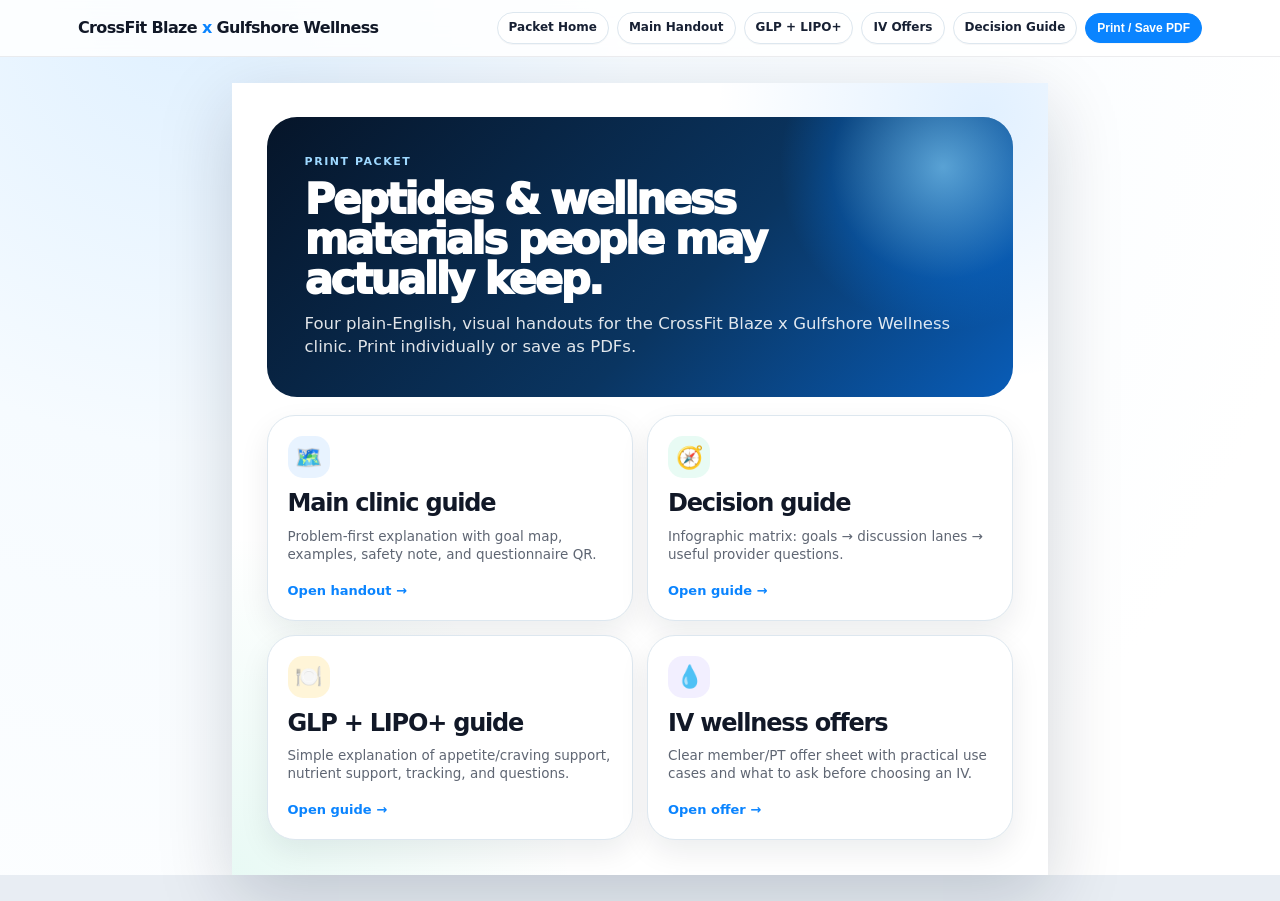
<file: printables/index.html>
<!doctype html><html lang="en"><head><meta charset="utf-8"><meta name="viewport" content="width=device-width,initial-scale=1"><title>CrossFit Blaze x Gulfshore Wellness Print Packet</title><link rel="stylesheet" href="styles.css"></head><body><header class="topbar"><div class="topbar-inner"><div class="brand">CrossFit Blaze <span>x</span> Gulfshore Wellness</div><nav class="nav"><a href="index.html">Packet Home</a><a href="clinic-promo-flyer.html">Main Handout</a><a href="glp-lipo-onepager.html">GLP + LIPO+</a><a href="iv-membership-offer.html">IV Offers</a><a href="clinic-handout-decision-guide.html">Decision Guide</a><button class="print-btn" onclick="window.print()">Print / Save PDF</button></nav></div></header>
<main class="sheet index-sheet">
  <section class="hero index-hero"><div class="eyebrow">Print packet</div><h1>Peptides & wellness materials people may actually keep.</h1><p>Four plain-English, visual handouts for the CrossFit Blaze x Gulfshore Wellness clinic. Print individually or save as PDFs.</p></section>
  <section class="index-grid">
    <a class="index-card" href="clinic-promo-flyer.html"><div class="icon blue">🗺️</div><h2>Main clinic guide</h2><p>Problem-first explanation with goal map, examples, safety note, and questionnaire QR.</p><span class="cta-link">Open handout →</span></a>
    <a class="index-card" href="clinic-handout-decision-guide.html"><div class="icon mint">🧭</div><h2>Decision guide</h2><p>Infographic matrix: goals → discussion lanes → useful provider questions.</p><span class="cta-link">Open guide →</span></a>
    <a class="index-card" href="glp-lipo-onepager.html"><div class="icon gold">🍽️</div><h2>GLP + LIPO+ guide</h2><p>Simple explanation of appetite/craving support, nutrient support, tracking, and questions.</p><span class="cta-link">Open guide →</span></a>
    <a class="index-card" href="iv-membership-offer.html"><div class="icon lav">💧</div><h2>IV wellness offers</h2><p>Clear member/PT offer sheet with practical use cases and what to ask before choosing an IV.</p><span class="cta-link">Open offer →</span></a>
  </section>
</main></body></html>
</file>
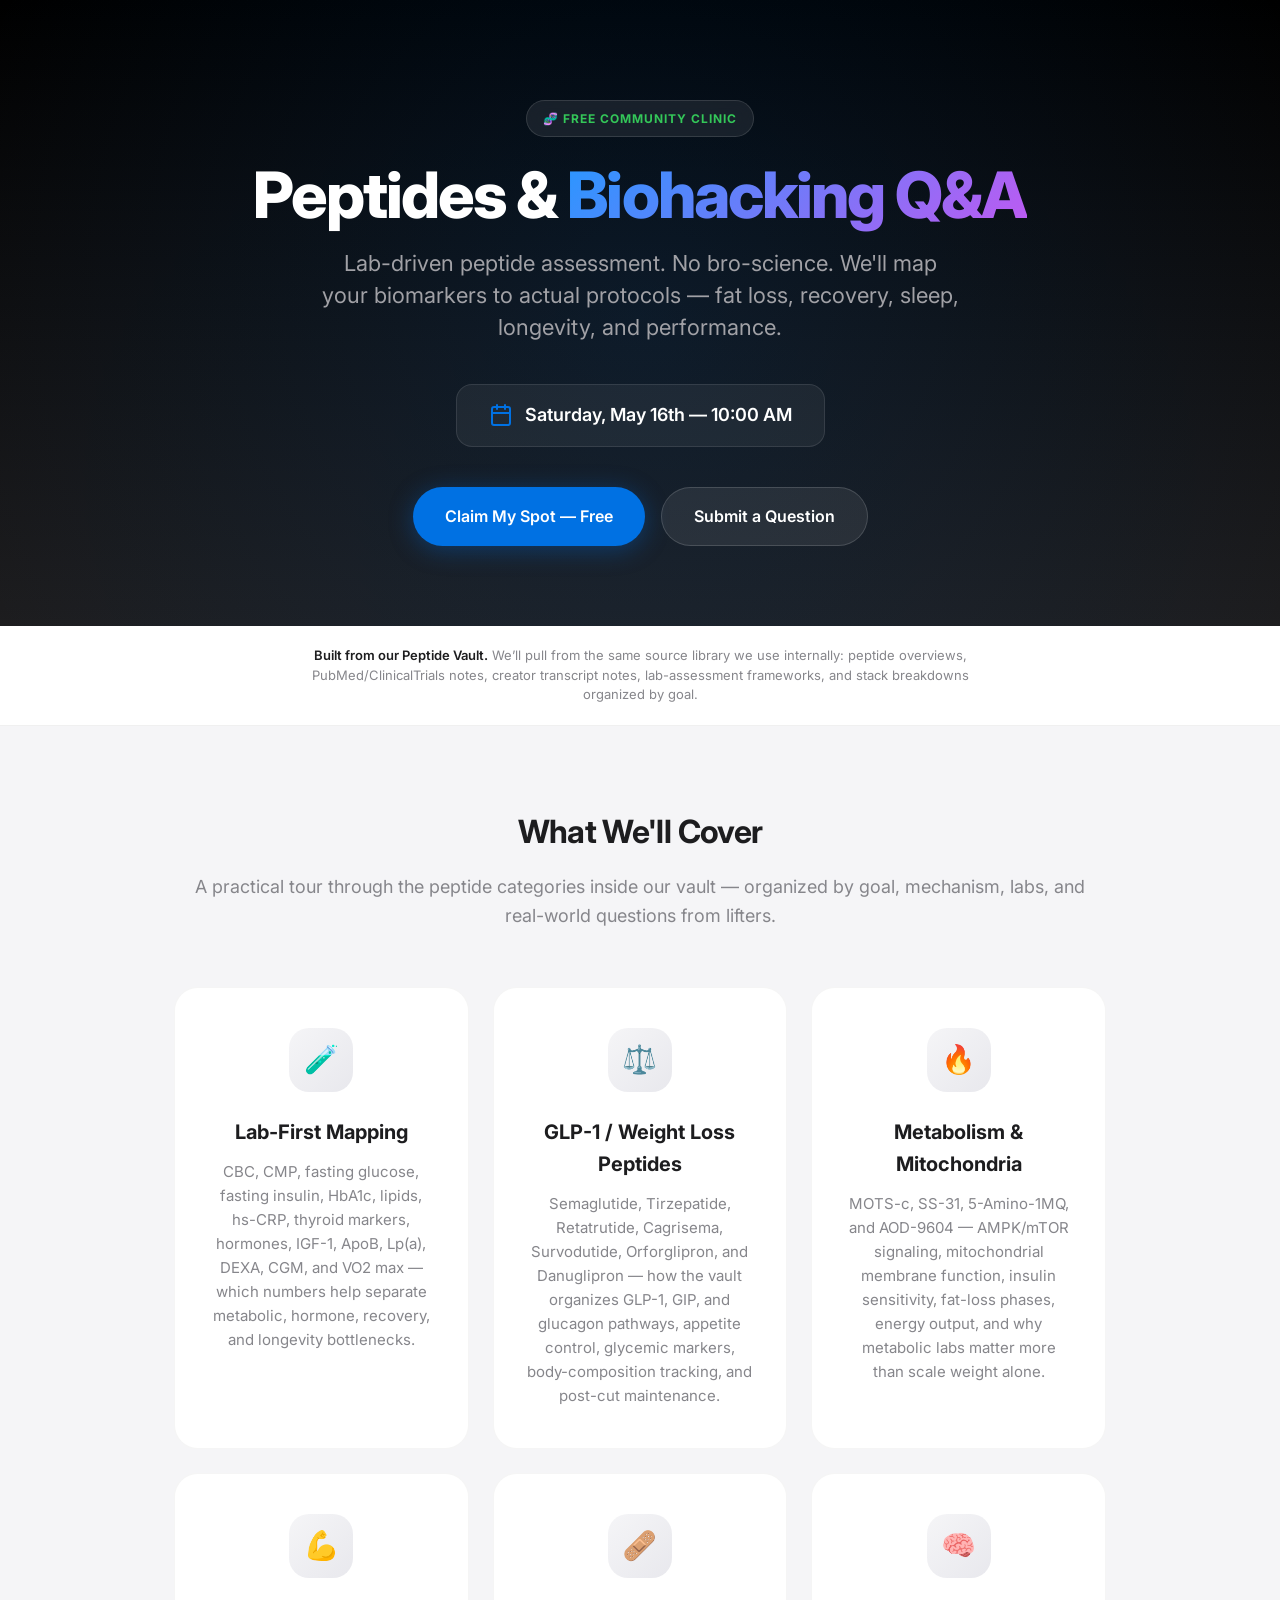
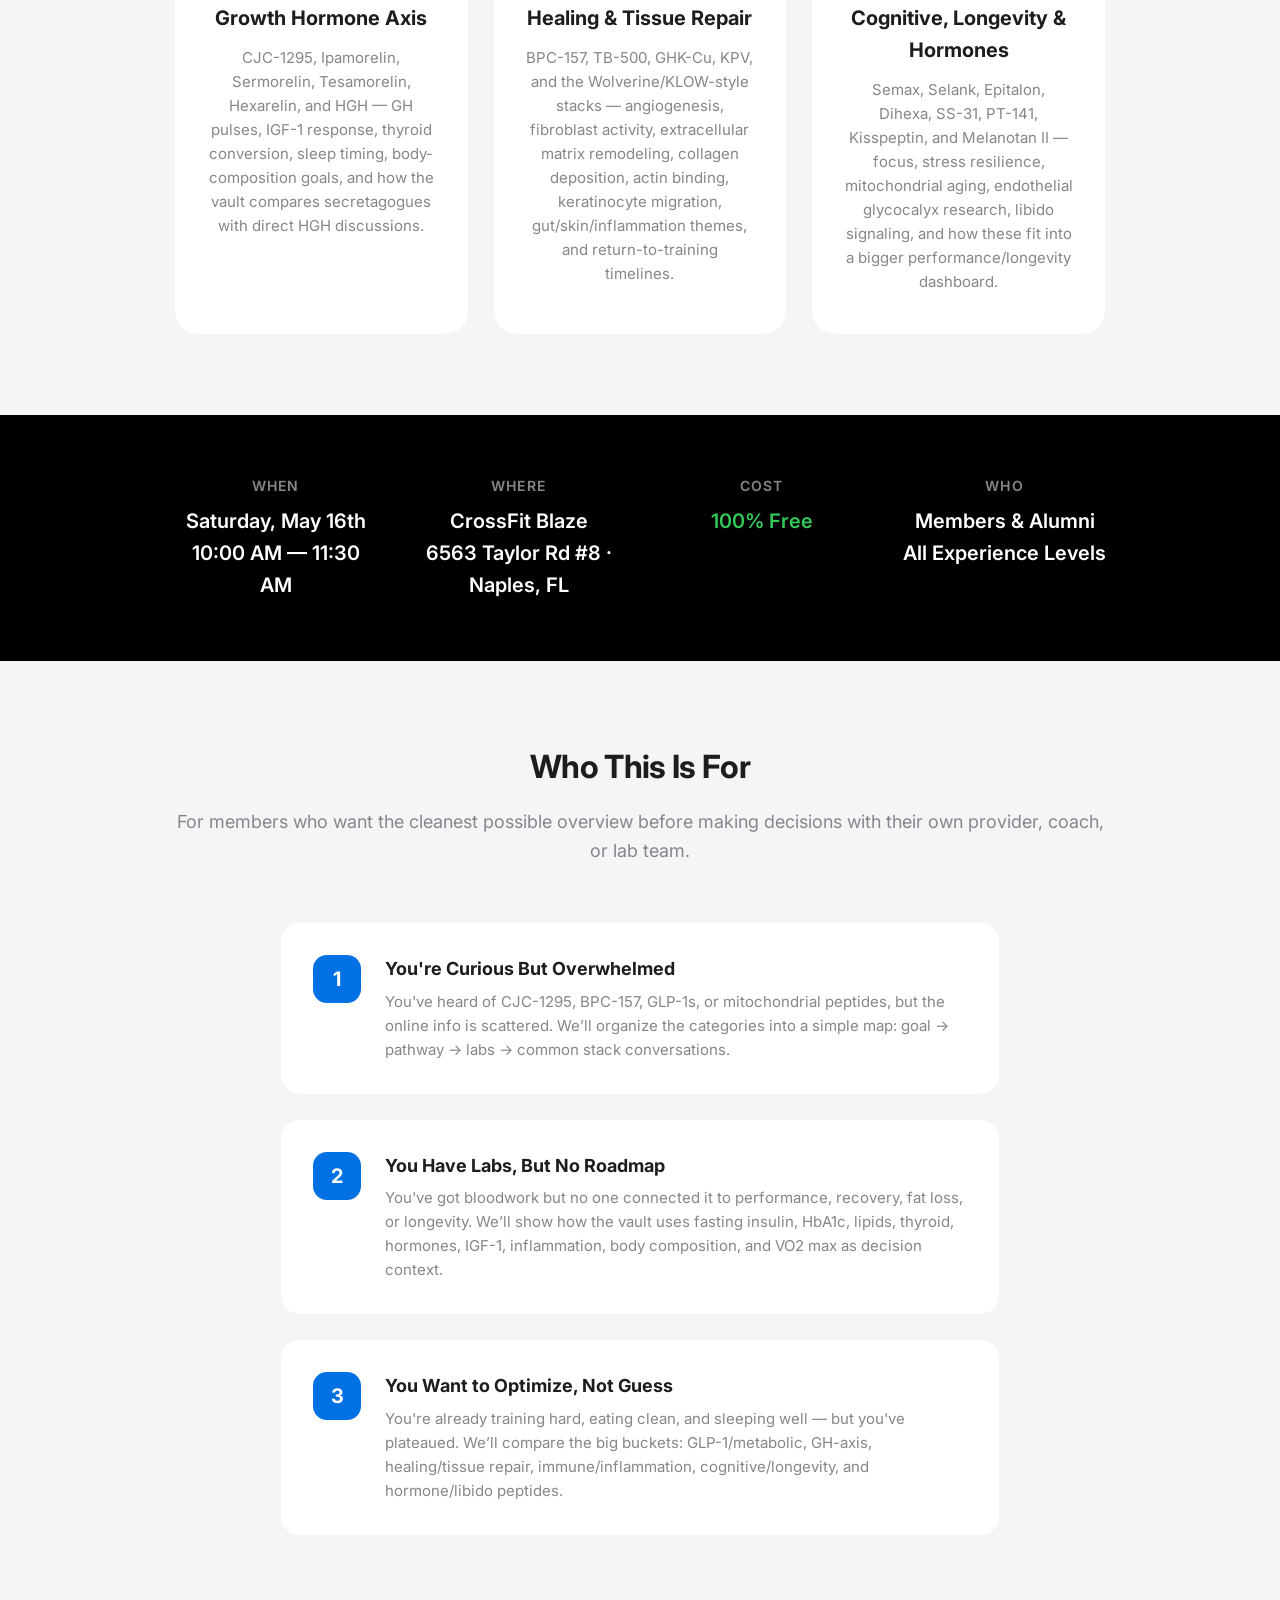
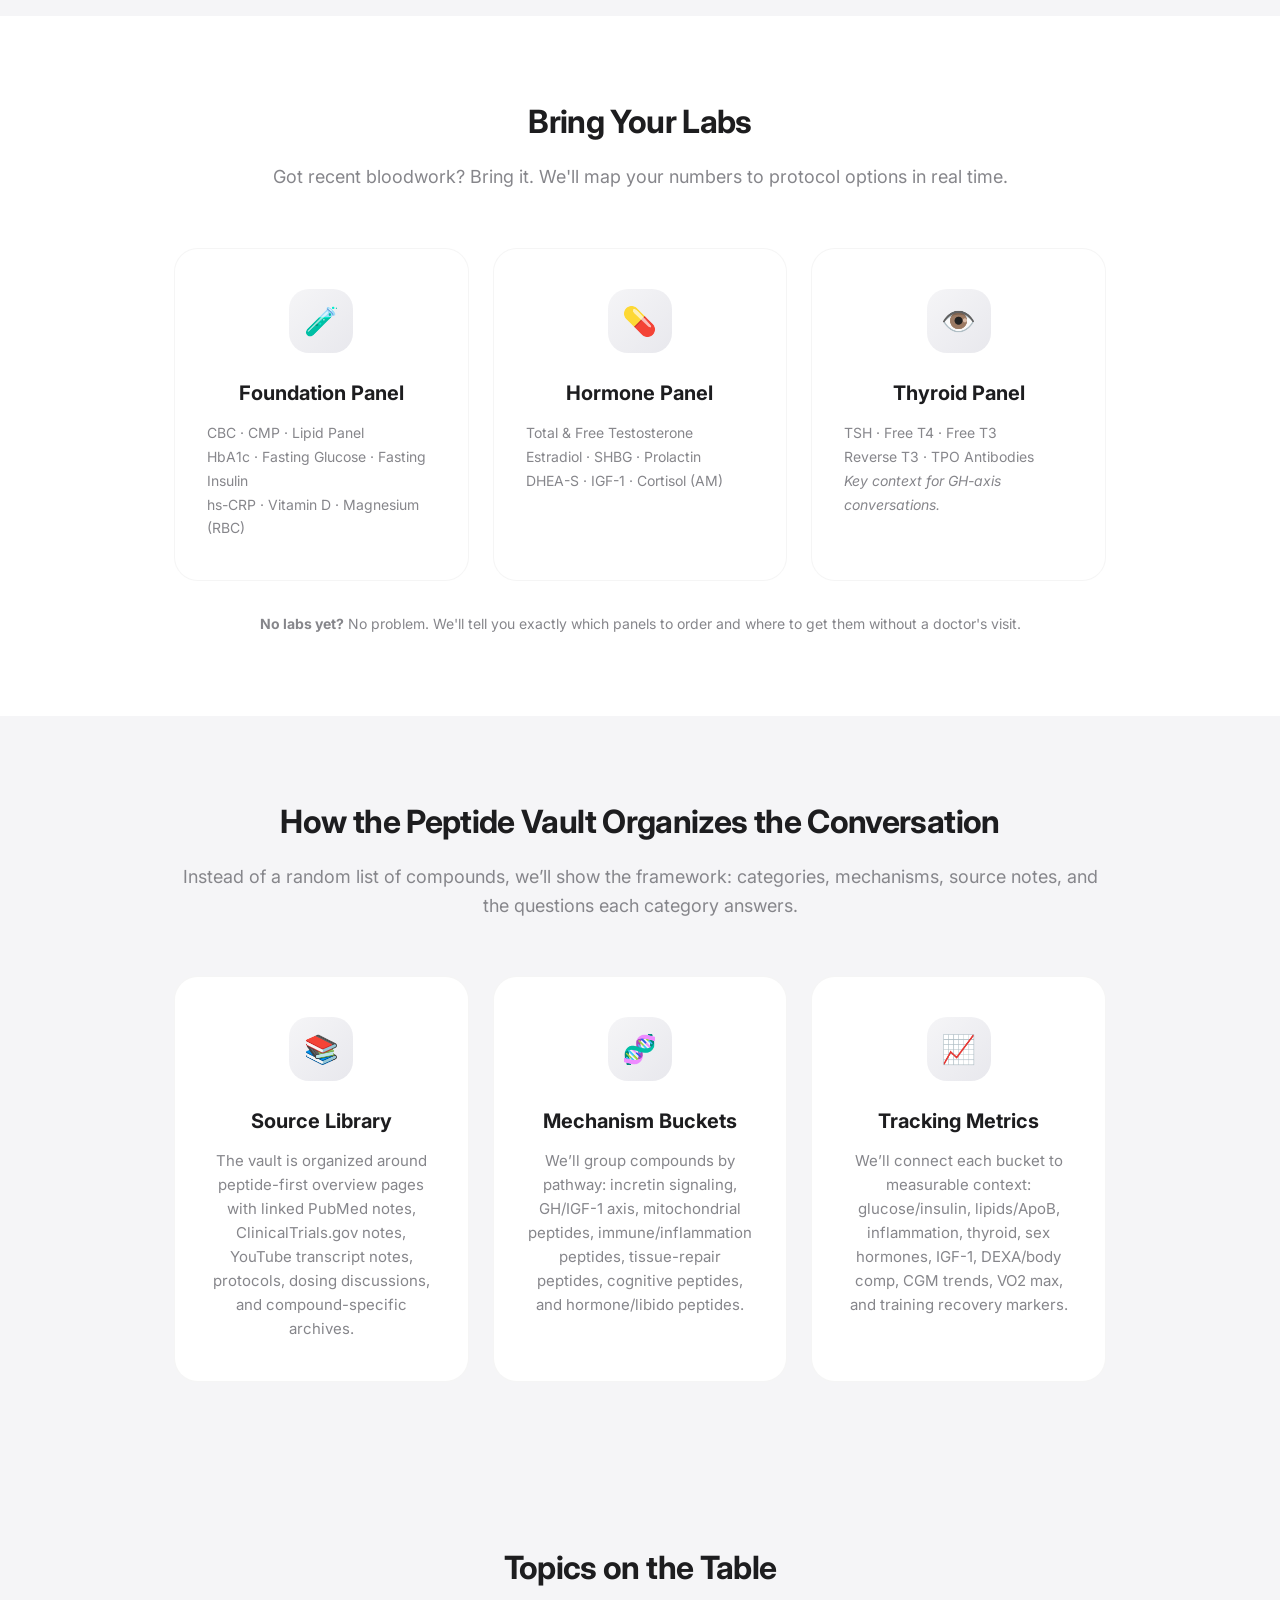
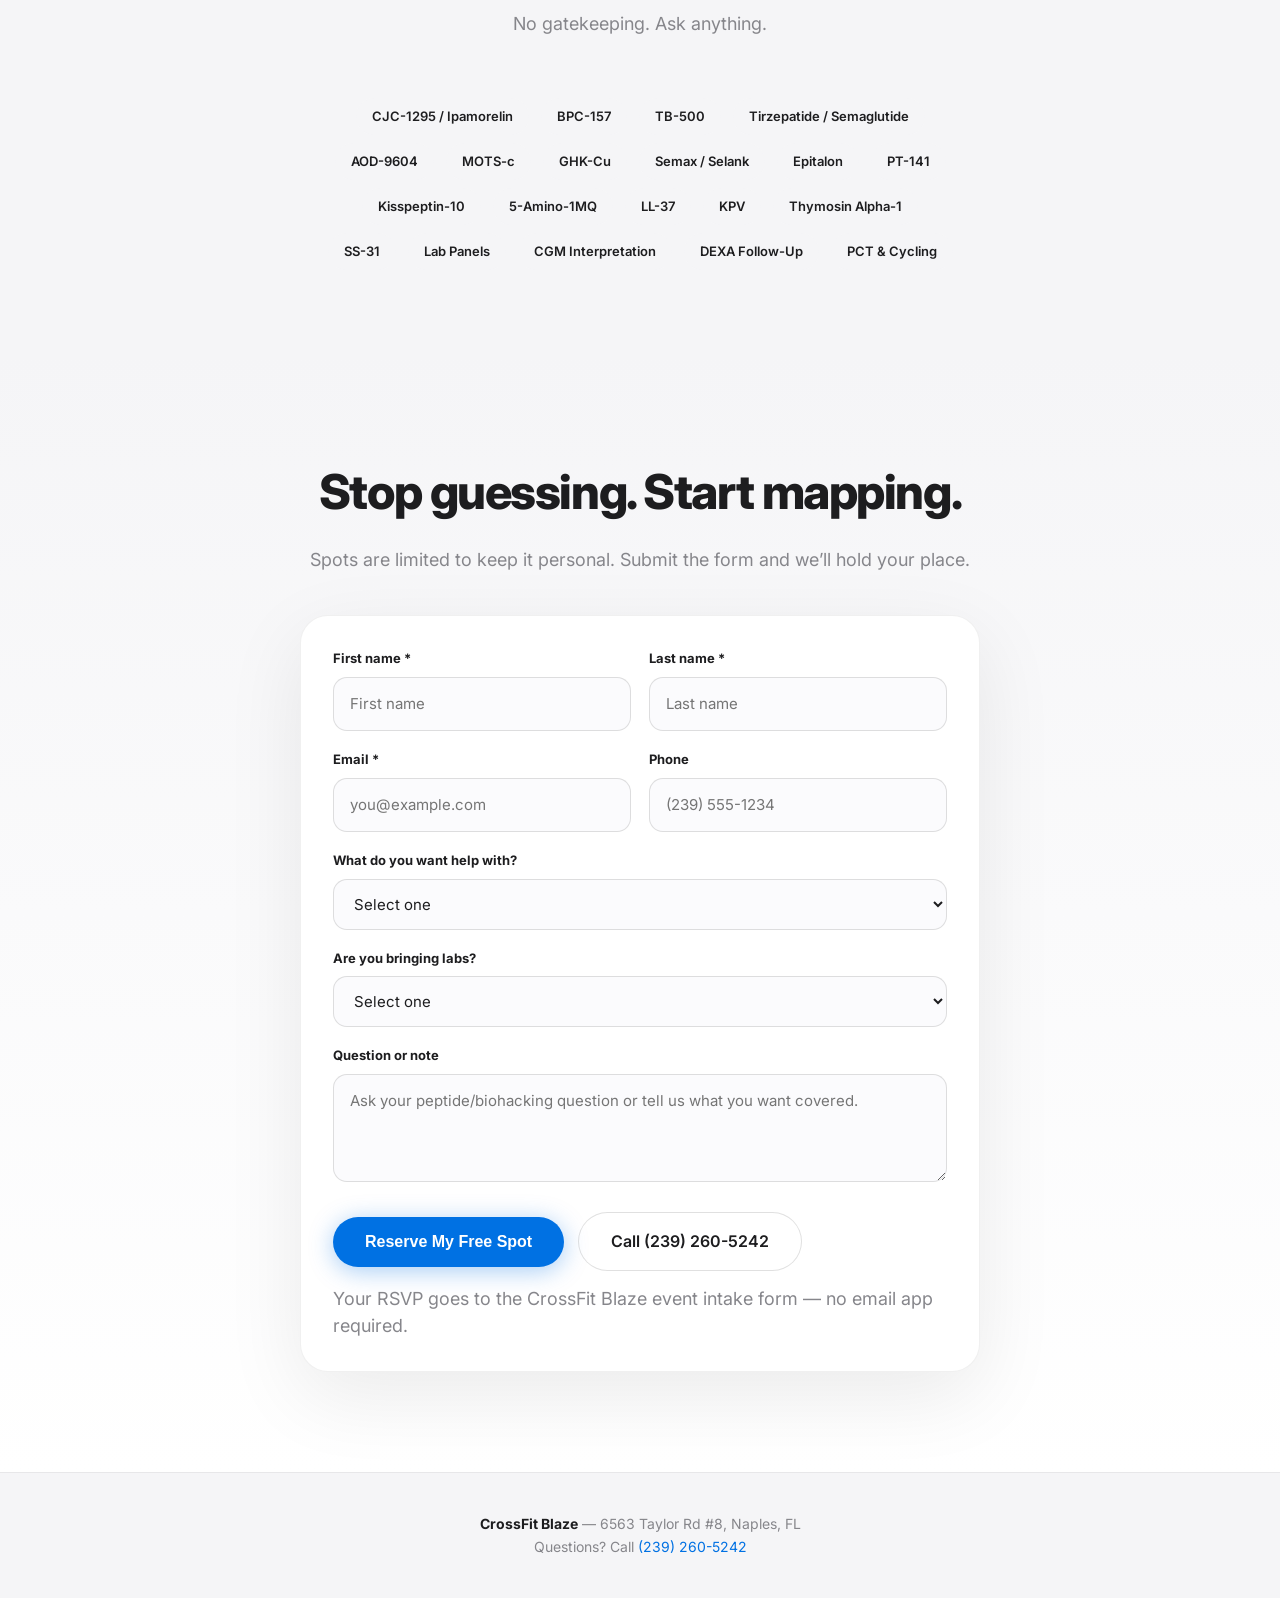
<file: peptides-clinic.html>
<!DOCTYPE html>
<html lang="en">
<head>
  <meta charset="UTF-8">
  <meta name="viewport" content="width=device-width, initial-scale=1.0">
  <title>Free Peptides & Biohacking Clinic — CrossFit Blaze</title>
  <meta name="description" content="Free CrossFit Blaze peptides and biohacking Q&A clinic in Naples, FL. Bring your labs and learn lab-driven frameworks for fat loss, recovery, sleep, longevity, and performance.">
  <meta name="theme-color" content="#0071e3">
  <link rel="canonical" href="https://blazefit.github.io/gulfshorewellnessday310/peptides-clinic.html">
  <link rel="icon" type="image/svg+xml" href="/gulfshorewellnessday310/favicon.svg">
  <link rel="apple-touch-icon" href="/gulfshorewellnessday310/favicon.svg">

  <!-- Open Graph / Social Preview -->
  <meta property="og:type" content="website">
  <meta property="og:title" content="Free Peptides & Biohacking Clinic — CrossFit Blaze">
  <meta property="og:description" content="Bring your labs. Learn lab-driven peptide and biohacking frameworks for fat loss, recovery, sleep, longevity, and performance.">
  <meta property="og:url" content="https://blazefit.github.io/gulfshorewellnessday310/peptides-clinic.html">
  <meta property="og:image" content="https://www.crossfitblaze.com/wp-content/uploads/2017/07/promo-crossfit.jpg">
  <meta property="og:site_name" content="CrossFit Blaze">
  <meta name="twitter:card" content="summary_large_image">
  <meta name="twitter:title" content="Free Peptides & Biohacking Clinic — CrossFit Blaze">
  <meta name="twitter:description" content="Free community Q&A clinic at CrossFit Blaze in Naples, FL. Bring your labs and get a clear framework.">
  <meta name="twitter:image" content="https://www.crossfitblaze.com/wp-content/uploads/2017/07/promo-crossfit.jpg">

  <!-- Analytics: GA4 pageview + RSVP/call conversion events -->
  <script async src="https://www.googletagmanager.com/gtag/js?id=G-ZYKQ8KS8WJ"></script>
  <script>
    window.dataLayer = window.dataLayer || [];
    function gtag(){dataLayer.push(arguments);}
    gtag('js', new Date());
    gtag('config', 'G-ZYKQ8KS8WJ', { page_title: 'Peptides Clinic Landing Page' });
  </script>

  <script type="application/ld+json">
  {
    "@context": "https://schema.org",
    "@type": "Event",
    "name": "Free Peptides & Biohacking Q&A Clinic",
    "description": "Vault-backed Q&A clinic covering lab-driven peptide assessment, recovery, metabolic health, longevity, performance, and biohacking frameworks.",
    "startDate": "2026-05-16T10:00:00-04:00",
    "endDate": "2026-05-16T11:30:00-04:00",
    "eventAttendanceMode": "https://schema.org/OfflineEventAttendanceMode",
    "eventStatus": "https://schema.org/EventScheduled",
    "isAccessibleForFree": true,
    "location": {
      "@type": "Place",
      "name": "CrossFit Blaze",
      "address": {
        "@type": "PostalAddress",
        "streetAddress": "6563 Taylor Rd #8",
        "addressLocality": "Naples",
        "addressRegion": "FL",
        "postalCode": "34109",
        "addressCountry": "US"
      }
    },
    "organizer": {
      "@type": "Organization",
      "name": "CrossFit Blaze",
      "url": "https://crossfitblaze.com/",
      "telephone": "+12392605242",
      "email": "jason@crossfitblaze.com"
    }
  }
  </script>
  <link rel="preconnect" href="https://fonts.googleapis.com">
  <link href="https://fonts.googleapis.com/css2?family=Inter:wght@400;500;600;700;800&display=swap" rel="stylesheet">
  <style>
    :root {
      --blaze: #0071e3;
      --blaze-dark: #005bb5;
      --bg: #f5f5f7;
      --card: #ffffff;
      --text: #1d1d1f;
      --text-secondary: #86868b;
      --success: #34c759;
      --accent: #bf5af2;
    }

    * { margin: 0; padding: 0; box-sizing: border-box; }

    body {
      font-family: 'Inter', -apple-system, BlinkMacSystemFont, sans-serif;
      background: var(--bg);
      color: var(--text);
      line-height: 1.6;
      -webkit-font-smoothing: antialiased;
    }

    .container {
      max-width: 980px;
      margin: 0 auto;
      padding: 0 24px;
    }

    /* HERO */
    .hero {
      background: linear-gradient(180deg, #000000 0%, #1d1d1f 100%);
      color: #fff;
      text-align: center;
      padding: 100px 24px 80px;
      position: relative;
      overflow: hidden;
    }

    .hero::before {
      content: '';
      position: absolute;
      top: -50%;
      left: -50%;
      width: 200%;
      height: 200%;
      background: radial-gradient(circle at 50% 50%, rgba(0,113,227,0.12) 0%, transparent 50%);
      animation: pulse 6s ease-in-out infinite;
    }

    @keyframes pulse {
      0%, 100% { transform: scale(1); opacity: 0.6; }
      50% { transform: scale(1.1); opacity: 1; }
    }

    .hero-content { position: relative; z-index: 1; }

    .badge {
      display: inline-block;
      background: rgba(255,255,255,0.08);
      backdrop-filter: blur(10px);
      border: 1px solid rgba(255,255,255,0.12);
      color: var(--success);
      font-size: 12px;
      font-weight: 700;
      letter-spacing: 0.08em;
      text-transform: uppercase;
      padding: 8px 16px;
      border-radius: 100px;
      margin-bottom: 24px;
    }

    .hero h1 {
      font-size: clamp(36px, 6vw, 64px);
      font-weight: 800;
      line-height: 1.05;
      letter-spacing: -0.03em;
      margin-bottom: 20px;
    }

    .hero h1 span {
      background: linear-gradient(135deg, #2997ff 0%, #bf5af2 100%);
      -webkit-background-clip: text;
      -webkit-text-fill-color: transparent;
    }

    .hero-sub {
      font-size: clamp(17px, 2.5vw, 22px);
      color: #a1a1a6;
      font-weight: 400;
      max-width: 640px;
      margin: 0 auto 40px;
      line-height: 1.45;
    }

    .date-pill {
      display: inline-flex;
      align-items: center;
      gap: 12px;
      background: rgba(255,255,255,0.06);
      border: 1px solid rgba(255,255,255,0.1);
      padding: 16px 32px;
      border-radius: 16px;
      font-size: 18px;
      font-weight: 600;
      margin-bottom: 40px;
    }

    .date-pill svg {
      width: 24px;
      height: 24px;
      color: var(--blaze);
    }

    .cta-group {
      display: flex;
      gap: 16px;
      justify-content: center;
      flex-wrap: wrap;
    }

    .btn {
      display: inline-flex;
      align-items: center;
      gap: 8px;
      padding: 16px 32px;
      border-radius: 100px;
      font-size: 16px;
      font-weight: 600;
      text-decoration: none;
      transition: all 0.3s cubic-bezier(0.4, 0, 0.2, 1);
      cursor: pointer;
      border: none;
    }

    .btn-primary {
      background: var(--blaze);
      color: #fff;
      box-shadow: 0 4px 24px rgba(0,113,227,0.35);
    }

    .btn-primary:hover {
      background: var(--blaze-dark);
      transform: translateY(-2px);
      box-shadow: 0 8px 32px rgba(0,113,227,0.45);
    }

    .btn-secondary {
      background: rgba(255,255,255,0.08);
      color: #fff;
      border: 1px solid rgba(255,255,255,0.15);
    }

    .btn-secondary:hover {
      background: rgba(255,255,255,0.14);
      transform: translateY(-2px);
    }

    /* DISCLAIMER BAR */
    .disclaimer {
      background: #fff;
      border-bottom: 1px solid rgba(0,0,0,0.06);
      padding: 20px 24px;
      text-align: center;
    }

    .disclaimer p {
      color: var(--text-secondary);
      font-size: 13px;
      max-width: 700px;
      margin: 0 auto;
      line-height: 1.5;
    }

    .disclaimer strong {
      color: var(--text);
      font-weight: 600;
    }

    /* SECTIONS */
    .section {
      padding: 80px 24px;
    }

    .section-title {
      font-size: 32px;
      font-weight: 700;
      text-align: center;
      margin-bottom: 16px;
      letter-spacing: -0.02em;
    }

    .section-subtitle {
      text-align: center;
      color: var(--text-secondary);
      font-size: 18px;
      margin-bottom: 56px;
    }

    .grid-3 {
      display: grid;
      grid-template-columns: repeat(auto-fit, minmax(280px, 1fr));
      gap: 24px;
    }

    .card {
      background: var(--card);
      border-radius: 24px;
      padding: 40px 32px;
      text-align: center;
      transition: transform 0.3s ease, box-shadow 0.3s ease;
      border: 1px solid rgba(0,0,0,0.04);
    }

    .card:hover {
      transform: translateY(-4px);
      box-shadow: 0 20px 60px rgba(0,0,0,0.08);
    }

    .card-icon {
      width: 64px;
      height: 64px;
      background: linear-gradient(135deg, #f5f5f7 0%, #e8e8ed 100%);
      border-radius: 20px;
      display: flex;
      align-items: center;
      justify-content: center;
      margin: 0 auto 24px;
      font-size: 28px;
    }

    .card h3 {
      font-size: 20px;
      font-weight: 700;
      margin-bottom: 12px;
    }

    .card p {
      color: var(--text-secondary);
      font-size: 15px;
      line-height: 1.6;
    }

    /* DETAILS STRIP */
    .details-strip {
      background: #000;
      color: #fff;
      padding: 60px 24px;
    }

    .details-grid {
      display: grid;
      grid-template-columns: repeat(auto-fit, minmax(200px, 1fr));
      gap: 40px;
      text-align: center;
    }

    .detail-item h4 {
      font-size: 14px;
      font-weight: 600;
      text-transform: uppercase;
      letter-spacing: 0.08em;
      color: #86868b;
      margin-bottom: 8px;
    }

    .detail-item p {
      font-size: 20px;
      font-weight: 600;
    }

    /* HOW IT WORKS */
    .steps {
      display: flex;
      flex-direction: column;
      gap: 24px;
      max-width: 720px;
      margin: 0 auto;
    }

    .step {
      display: flex;
      gap: 24px;
      align-items: flex-start;
      background: var(--card);
      padding: 32px;
      border-radius: 20px;
      border: 1px solid rgba(0,0,0,0.04);
    }

    .step-num {
      width: 48px;
      height: 48px;
      background: var(--blaze);
      color: #fff;
      border-radius: 14px;
      display: flex;
      align-items: center;
      justify-content: center;
      font-size: 20px;
      font-weight: 700;
      flex-shrink: 0;
    }

    .step-content h3 {
      font-size: 18px;
      font-weight: 700;
      margin-bottom: 6px;
    }

    .step-content p {
      color: var(--text-secondary);
      font-size: 15px;
    }

    /* TOPICS GRID */
    .topic-tag {
      display: inline-block;
      background: #f5f5f7;
      color: var(--text);
      font-size: 13px;
      font-weight: 600;
      padding: 8px 16px;
      border-radius: 100px;
      margin: 4px;
    }

    .topics-wrap {
      text-align: center;
      max-width: 640px;
      margin: 0 auto;
    }

    /* FINAL CTA */
    .final-cta {
      background: linear-gradient(180deg, var(--bg) 0%, #fff 100%);
      text-align: center;
      padding: 100px 24px;
    }

    .final-cta h2 {
      font-size: clamp(32px, 5vw, 48px);
      font-weight: 800;
      letter-spacing: -0.03em;
      margin-bottom: 16px;
    }

    .final-cta p {
      color: var(--text-secondary);
      font-size: 18px;
      margin-bottom: 40px;
    }

    .signup-form {
      max-width: 680px;
      margin: 0 auto;
      background: #fff;
      border: 1px solid rgba(0,0,0,0.06);
      border-radius: 28px;
      box-shadow: 0 24px 80px rgba(0,0,0,0.08);
      padding: 32px;
      text-align: left;
    }

    .form-grid {
      display: grid;
      grid-template-columns: repeat(2, minmax(0, 1fr));
      gap: 18px;
    }

    .form-field.full { grid-column: 1 / -1; }

    .form-field label {
      display: block;
      font-size: 13px;
      font-weight: 700;
      color: var(--text);
      margin-bottom: 8px;
    }

    .form-field input,
    .form-field select,
    .form-field textarea {
      width: 100%;
      border: 1px solid rgba(0,0,0,0.12);
      border-radius: 14px;
      padding: 14px 16px;
      font: inherit;
      font-size: 15px;
      background: #fbfbfd;
      color: var(--text);
      outline: none;
      transition: border-color 0.2s ease, box-shadow 0.2s ease;
    }

    .form-field textarea { min-height: 108px; resize: vertical; }

    .form-field input:focus,
    .form-field select:focus,
    .form-field textarea:focus {
      border-color: var(--blaze);
      box-shadow: 0 0 0 4px rgba(0,113,227,0.12);
    }

    .form-actions {
      margin-top: 22px;
      display: flex;
      align-items: center;
      gap: 14px;
      flex-wrap: wrap;
    }

    .form-note {
      font-size: 13px;
      color: var(--text-secondary);
      line-height: 1.5;
      margin-top: 14px;
      margin-bottom: 0 !important;
    }

    .form-status {
      display: none;
      margin-top: 18px;
      padding: 16px 18px;
      border-radius: 16px;
      font-size: 15px;
      font-weight: 600;
    }

    .form-status.success {
      display: block;
      color: #0b6b2b;
      background: rgba(52,199,89,0.14);
      border: 1px solid rgba(52,199,89,0.28);
    }

    .form-status.error {
      display: block;
      color: #9f1d1d;
      background: rgba(255,59,48,0.12);
      border: 1px solid rgba(255,59,48,0.24);
    }

    .hp-field { display: none; }

    /* FOOTER */
    .footer {
      text-align: center;
      padding: 40px 24px;
      color: var(--text-secondary);
      font-size: 14px;
      border-top: 1px solid rgba(0,0,0,0.06);
    }

    .footer strong {
      color: var(--text);
    }

    /* RESPONSIVE */
    @media (max-width: 640px) {
      .hero { padding: 80px 24px 60px; }
      .step { flex-direction: column; text-align: center; }
      .step-num { margin: 0 auto; }
      .cta-group { flex-direction: column; align-items: center; }
      .btn { width: 100%; max-width: 320px; justify-content: center; }
      .signup-form { padding: 24px; }
      .form-grid { grid-template-columns: 1fr; }
      .form-actions { flex-direction: column; align-items: stretch; }
    }
  </style>
</head>
<body>

  <!-- HERO -->
  <section class="hero">
    <div class="hero-content">
      <div class="badge">🧬 Free Community Clinic</div>
      <h1>Peptides & <span>Biohacking Q&A</span></h1>
      <p class="hero-sub">Lab-driven peptide assessment. No bro-science. We'll map your biomarkers to actual protocols — fat loss, recovery, sleep, longevity, and performance.</p>
      
      <div class="date-pill">
        <svg viewBox="0 0 24 24" fill="none" stroke="currentColor" stroke-width="2" stroke-linecap="round" stroke-linejoin="round"><rect x="3" y="4" width="18" height="18" rx="2" ry="2"></rect><line x1="16" y1="2" x2="16" y2="6"></line><line x1="8" y1="2" x2="8" y2="6"></line><line x1="3" y1="10" x2="21" y2="10"></line></svg>
        <!-- EDIT DATE HERE -->
        Saturday, May 16th — 10:00 AM
      </div>

      <div class="cta-group">
        <a href="#rsvp" class="btn btn-primary">Claim My Spot — Free</a>
        <a href="#rsvp" class="btn btn-secondary">Submit a Question</a>
      </div>
    </div>
  </section>

  <!-- VAULT INTRO -->
  <div class="disclaimer">
    <p><strong>Built from our Peptide Vault.</strong> We’ll pull from the same source library we use internally: peptide overviews, PubMed/ClinicalTrials notes, creator transcript notes, lab-assessment frameworks, and stack breakdowns organized by goal.</p>
  </div>

  <!-- WHAT TO EXPECT -->
  <section class="section">
    <div class="container">
      <h2 class="section-title">What We'll Cover</h2>
      <p class="section-subtitle">A practical tour through the peptide categories inside our vault — organized by goal, mechanism, labs, and real-world questions from lifters.</p>
      
      <div class="grid-3">
        <div class="card">
          <div class="card-icon">🧪</div>
          <h3>Lab-First Mapping</h3>
          <p>CBC, CMP, fasting glucose, fasting insulin, HbA1c, lipids, hs-CRP, thyroid markers, hormones, IGF-1, ApoB, Lp(a), DEXA, CGM, and VO2 max — which numbers help separate metabolic, hormone, recovery, and longevity bottlenecks.</p>
        </div>
        <div class="card">
          <div class="card-icon">⚖️</div>
          <h3>GLP-1 / Weight Loss Peptides</h3>
          <p>Semaglutide, Tirzepatide, Retatrutide, Cagrisema, Survodutide, Orforglipron, and Danuglipron — how the vault organizes GLP-1, GIP, and glucagon pathways, appetite control, glycemic markers, body-composition tracking, and post-cut maintenance.</p>
        </div>
        <div class="card">
          <div class="card-icon">🔥</div>
          <h3>Metabolism & Mitochondria</h3>
          <p>MOTS-c, SS-31, 5-Amino-1MQ, and AOD-9604 — AMPK/mTOR signaling, mitochondrial membrane function, insulin sensitivity, fat-loss phases, energy output, and why metabolic labs matter more than scale weight alone.</p>
        </div>
        <div class="card">
          <div class="card-icon">💪</div>
          <h3>Growth Hormone Axis</h3>
          <p>CJC-1295, Ipamorelin, Sermorelin, Tesamorelin, Hexarelin, and HGH — GH pulses, IGF-1 response, thyroid conversion, sleep timing, body-composition goals, and how the vault compares secretagogues with direct HGH discussions.</p>
        </div>
        <div class="card">
          <div class="card-icon">🩹</div>
          <h3>Healing & Tissue Repair</h3>
          <p>BPC-157, TB-500, GHK-Cu, KPV, and the Wolverine/KLOW-style stacks — angiogenesis, fibroblast activity, extracellular matrix remodeling, collagen deposition, actin binding, keratinocyte migration, gut/skin/inflammation themes, and return-to-training timelines.</p>
        </div>
        <div class="card">
          <div class="card-icon">🧠</div>
          <h3>Cognitive, Longevity & Hormones</h3>
          <p>Semax, Selank, Epitalon, Dihexa, SS-31, PT-141, Kisspeptin, and Melanotan II — focus, stress resilience, mitochondrial aging, endothelial glycocalyx research, libido signaling, and how these fit into a bigger performance/longevity dashboard.</p>
        </div>
      </div>
    </div>
  </section>

  <!-- DETAILS STRIP -->
  <section class="details-strip">
    <div class="container">
      <div class="details-grid">
        <div class="detail-item">
          <h4>When</h4>
          <!-- EDIT DATE HERE -->
          <p>Saturday, May 16th<br>10:00 AM — 11:30 AM</p>
        </div>
        <div class="detail-item">
          <h4>Where</h4>
          <p>CrossFit Blaze<br>6563 Taylor Rd #8 · Naples, FL</p>
        </div>
        <div class="detail-item">
          <h4>Cost</h4>
          <p style="color: var(--success);">100% Free</p>
        </div>
        <div class="detail-item">
          <h4>Who</h4>
          <p>Members & Alumni<br>All Experience Levels</p>
        </div>
      </div>
    </div>
  </section>

  <!-- WHO THIS IS FOR -->
  <section class="section">
    <div class="container">
      <h2 class="section-title">Who This Is For</h2>
      <p class="section-subtitle">For members who want the cleanest possible overview before making decisions with their own provider, coach, or lab team.</p>
      
      <div class="steps">
        <div class="step">
          <div class="step-num">1</div>
          <div class="step-content">
            <h3>You're Curious But Overwhelmed</h3>
            <p>You've heard of CJC-1295, BPC-157, GLP-1s, or mitochondrial peptides, but the online info is scattered. We’ll organize the categories into a simple map: goal → pathway → labs → common stack conversations.</p>
          </div>
        </div>
        <div class="step">
          <div class="step-num">2</div>
          <div class="step-content">
            <h3>You Have Labs, But No Roadmap</h3>
            <p>You've got bloodwork but no one connected it to performance, recovery, fat loss, or longevity. We’ll show how the vault uses fasting insulin, HbA1c, lipids, thyroid, hormones, IGF-1, inflammation, body composition, and VO2 max as decision context.</p>
          </div>
        </div>
        <div class="step">
          <div class="step-num">3</div>
          <div class="step-content">
            <h3>You Want to Optimize, Not Guess</h3>
            <p>You're already training hard, eating clean, and sleeping well — but you've plateaued. We’ll compare the big buckets: GLP-1/metabolic, GH-axis, healing/tissue repair, immune/inflammation, cognitive/longevity, and hormone/libido peptides.</p>
          </div>
        </div>
      </div>
    </div>
  </section>

  <!-- BRING YOUR LABS -->
  <section class="section" style="background: #fff;">
    <div class="container">
      <h2 class="section-title">Bring Your Labs</h2>
      <p class="section-subtitle">Got recent bloodwork? Bring it. We'll map your numbers to protocol options in real time.</p>

      <div class="grid-3">
        <div class="card">
          <div class="card-icon">🧪</div>
          <h3>Foundation Panel</h3>
          <p style="text-align:left; font-size: 14px; line-height: 1.7;">
            CBC · CMP · Lipid Panel<br>
            HbA1c · Fasting Glucose · Fasting Insulin<br>
            hs-CRP · Vitamin D · Magnesium (RBC)
          </p>
        </div>
        <div class="card">
          <div class="card-icon">💊</div>
          <h3>Hormone Panel</h3>
          <p style="text-align:left; font-size: 14px; line-height: 1.7;">
            Total & Free Testosterone<br>
            Estradiol · SHBG · Prolactin<br>
            DHEA-S · IGF-1 · Cortisol (AM)
          </p>
        </div>
        <div class="card">
          <div class="card-icon">👁️</div>
          <h3>Thyroid Panel</h3>
          <p style="text-align:left; font-size: 14px; line-height: 1.7;">
            TSH · Free T4 · Free T3<br>
            Reverse T3 · TPO Antibodies<br>
            <em style="color:#86868b;">Key context for GH-axis conversations.</em>
          </p>
        </div>
      </div>

      <p style="text-align:center; color: var(--text-secondary); font-size: 14px; margin-top: 32px;">
        <strong>No labs yet?</strong> No problem. We'll tell you exactly which panels to order and where to get them without a doctor's visit.
      </p>
    </div>
  </section>

  <!-- VAULT MAP -->
  <section class="section">
    <div class="container">
      <h2 class="section-title">How the Peptide Vault Organizes the Conversation</h2>
      <p class="section-subtitle">Instead of a random list of compounds, we’ll show the framework: categories, mechanisms, source notes, and the questions each category answers.</p>
      <div class="grid-3">
        <div class="card">
          <div class="card-icon">📚</div>
          <h3>Source Library</h3>
          <p>The vault is organized around peptide-first overview pages with linked PubMed notes, ClinicalTrials.gov notes, YouTube transcript notes, protocols, dosing discussions, and compound-specific archives.</p>
        </div>
        <div class="card">
          <div class="card-icon">🧬</div>
          <h3>Mechanism Buckets</h3>
          <p>We’ll group compounds by pathway: incretin signaling, GH/IGF-1 axis, mitochondrial peptides, immune/inflammation peptides, tissue-repair peptides, cognitive peptides, and hormone/libido peptides.</p>
        </div>
        <div class="card">
          <div class="card-icon">📈</div>
          <h3>Tracking Metrics</h3>
          <p>We’ll connect each bucket to measurable context: glucose/insulin, lipids/ApoB, inflammation, thyroid, sex hormones, IGF-1, DEXA/body comp, CGM trends, VO2 max, and training recovery markers.</p>
        </div>
      </div>
    </div>
  </section>

  <!-- TOPICS WE'LL HIT -->
  <section class="section">
    <div class="container">
      <h2 class="section-title">Topics on the Table</h2>
      <p class="section-subtitle">No gatekeeping. Ask anything.</p>
      <div class="topics-wrap">
        <span class="topic-tag">CJC-1295 / Ipamorelin</span>
        <span class="topic-tag">BPC-157</span>
        <span class="topic-tag">TB-500</span>
        <span class="topic-tag">Tirzepatide / Semaglutide</span>
        <span class="topic-tag">AOD-9604</span>
        <span class="topic-tag">MOTS-c</span>
        <span class="topic-tag">GHK-Cu</span>
        <span class="topic-tag">Semax / Selank</span>
        <span class="topic-tag">Epitalon</span>
        <span class="topic-tag">PT-141</span>
        <span class="topic-tag">Kisspeptin-10</span>
        <span class="topic-tag">5-Amino-1MQ</span>
        <span class="topic-tag">LL-37</span>
        <span class="topic-tag">KPV</span>
        <span class="topic-tag">Thymosin Alpha-1</span>
        <span class="topic-tag">SS-31</span>
        <span class="topic-tag">Lab Panels</span>
        <span class="topic-tag">CGM Interpretation</span>
        <span class="topic-tag">DEXA Follow-Up</span>
        <span class="topic-tag">PCT & Cycling</span>
      </div>
    </div>
  </section>

  <!-- FINAL CTA -->
  <section class="final-cta" id="rsvp">
    <div class="container">
      <h2>Stop guessing. Start mapping.</h2>
      <p>Spots are limited to keep it personal. Submit the form and we’ll hold your place.</p>

      <form id="peptideSignupForm" class="signup-form" action="https://formspree.io/f/xkoqwwor" method="POST">
        <input type="hidden" name="eventName" value="CrossFit Blaze Peptides & Biohacking Clinic">
        <input type="hidden" name="eventDate" value="Saturday, May 16, 2026 at 10:00 AM">
        <input type="hidden" name="_subject" value="Peptide Clinic RSVP - CrossFit Blaze">
        <input type="hidden" id="pageUrl" name="pageUrl" value="">
        <input type="hidden" id="queryString" name="queryString" value="">
        <input type="hidden" id="utmSource" name="utmSource" value="">
        <input type="hidden" id="utmMedium" name="utmMedium" value="">
        <input type="hidden" id="utmCampaign" name="utmCampaign" value="">
        <input class="hp-field" type="text" name="_gotcha" tabindex="-1" autocomplete="off">

        <div class="form-grid">
          <div class="form-field">
            <label for="firstName">First name *</label>
            <input id="firstName" name="firstName" type="text" autocomplete="given-name" required placeholder="First name">
          </div>
          <div class="form-field">
            <label for="lastName">Last name *</label>
            <input id="lastName" name="lastName" type="text" autocomplete="family-name" required placeholder="Last name">
          </div>
          <div class="form-field">
            <label for="email">Email *</label>
            <input id="email" name="email" type="email" autocomplete="email" required placeholder="you@example.com">
          </div>
          <div class="form-field">
            <label for="phone">Phone</label>
            <input id="phone" name="phone" type="tel" autocomplete="tel" placeholder="(239) 555-1234">
          </div>
          <div class="form-field full">
            <label for="interest">What do you want help with?</label>
            <select id="interest" name="primaryInterest">
              <option value="">Select one</option>
              <option>Fat loss / GLP-1s</option>
              <option>Recovery / injury healing</option>
              <option>Sleep / stress / cognition</option>
              <option>Longevity / anti-aging</option>
              <option>Lab interpretation</option>
              <option>General peptide questions</option>
            </select>
          </div>
          <div class="form-field full">
            <label for="labs">Are you bringing labs?</label>
            <select id="labs" name="bringingLabs">
              <option value="">Select one</option>
              <option>Yes — I have recent bloodwork</option>
              <option>No — I want to learn what to order</option>
              <option>Not sure yet</option>
            </select>
          </div>
          <div class="form-field full">
            <label for="question">Question or note</label>
            <textarea id="question" name="question" placeholder="Ask your peptide/biohacking question or tell us what you want covered."></textarea>
          </div>
        </div>

        <div class="form-actions">
          <button type="submit" class="btn btn-primary" id="signupSubmit">Reserve My Free Spot</button>
          <a href="tel:+12392605242" class="btn btn-secondary" style="color: var(--text); border-color: rgba(0,0,0,0.12);">Call (239) 260-5242</a>
        </div>
        <p class="form-note">Your RSVP goes to the CrossFit Blaze event intake form — no email app required.</p>
        <div id="formStatus" class="form-status" role="status" aria-live="polite"></div>
      </form>
    </div>
  </section>

  <!-- FOOTER -->
  <footer class="footer">
    <div class="container">
      <p><strong>CrossFit Blaze</strong> — 6563 Taylor Rd #8, Naples, FL<br>
      Questions? Call <a href="tel:+12392605242" style="color: var(--blaze); text-decoration: none;">(239) 260-5242</a></p>
    </div>
  </footer>

  <script>
    const signupForm = document.getElementById('peptideSignupForm');
    const signupSubmit = document.getElementById('signupSubmit');
    const formStatus = document.getElementById('formStatus');

    document.getElementById('pageUrl').value = window.location.href;
    document.getElementById('queryString').value = window.location.search || '';
    const params = new URLSearchParams(window.location.search);
    document.getElementById('utmSource').value = params.get('utm_source') || '';
    document.getElementById('utmMedium').value = params.get('utm_medium') || '';
    document.getElementById('utmCampaign').value = params.get('utm_campaign') || '';

    function trackClinicEvent(eventName, params = {}) {
      if (typeof gtag === 'function') {
        gtag('event', eventName, {
          event_category: 'peptides_clinic',
          ...params
        });
      }
    }

    document.querySelectorAll('a[href^="tel:"]').forEach((link) => {
      link.addEventListener('click', () => trackClinicEvent('clinic_phone_call_clicked', { link_text: link.textContent.trim() }));
    });

    document.querySelectorAll('a[href="#rsvp"]').forEach((link) => {
      link.addEventListener('click', () => trackClinicEvent('clinic_rsvp_cta_clicked', { link_text: link.textContent.trim() }));
    });

    signupForm.addEventListener('submit', async (event) => {
      event.preventDefault();
      trackClinicEvent('clinic_rsvp_form_started');
      signupSubmit.disabled = true;
      signupSubmit.textContent = 'Submitting...';
      formStatus.className = 'form-status';
      formStatus.textContent = '';

      try {
        const response = await fetch(signupForm.action, {
          method: 'POST',
          body: new FormData(signupForm),
          headers: { 'Accept': 'application/json' }
        });

        if (!response.ok) throw new Error('Form submission failed');

        signupForm.reset();
        formStatus.className = 'form-status success';
        formStatus.textContent = 'You’re in — your RSVP was submitted. We’ll see you Saturday, May 16th at 10:00 AM.';
        signupSubmit.textContent = 'Submitted';
        trackClinicEvent('clinic_rsvp_form_submitted', { primary_interest: document.getElementById('interest').value || 'not_selected' });
      } catch (error) {
        signupSubmit.disabled = false;
        signupSubmit.textContent = 'Reserve My Free Spot';
        formStatus.className = 'form-status error';
        formStatus.textContent = 'There was a problem submitting the form. Please try again or call the gym at (239) 260-5242.';
      }
    });
  </script>
</body>
</html>
</file>
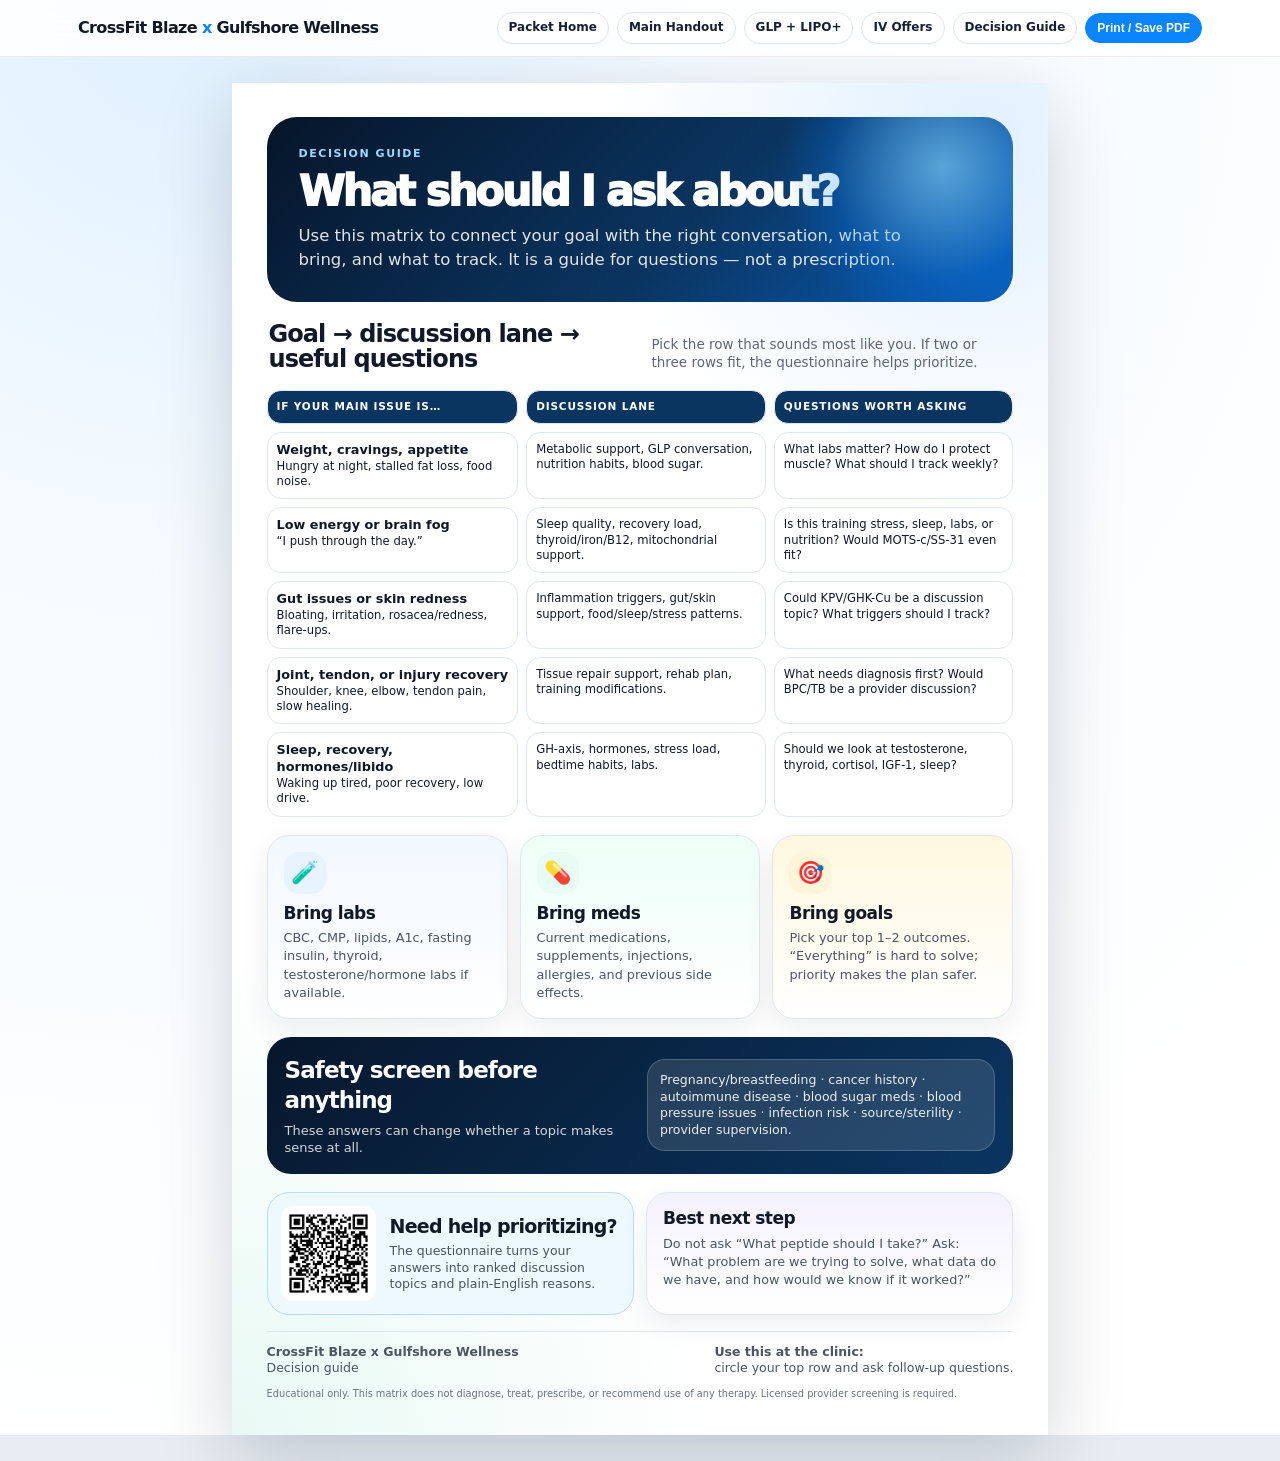
<file: printables/clinic-handout-decision-guide.html>
<!doctype html><html lang="en"><head><meta charset="utf-8"><meta name="viewport" content="width=device-width,initial-scale=1"><title>Peptide Clinic Decision Guide</title><link rel="stylesheet" href="styles.css"></head><body><header class="topbar"><div class="topbar-inner"><div class="brand">CrossFit Blaze <span>x</span> Gulfshore Wellness</div><nav class="nav"><a href="index.html">Packet Home</a><a href="clinic-promo-flyer.html">Main Handout</a><a href="glp-lipo-onepager.html">GLP + LIPO+</a><a href="iv-membership-offer.html">IV Offers</a><a href="clinic-handout-decision-guide.html">Decision Guide</a><button class="print-btn" onclick="window.print()">Print / Save PDF</button></nav></div></header>
<main class="sheet">
  <section class="hero"><div class="eyebrow">Decision guide</div><h1>What should I ask about?</h1><p>Use this matrix to connect your goal with the right conversation, what to bring, and what to track. It is a guide for questions — not a prescription.</p></section>
  <section class="section-title"><h2>Goal → discussion lane → useful questions</h2><p>Pick the row that sounds most like you. If two or three rows fit, the questionnaire helps prioritize.</p></section>
  <section class="matrix section">
    <div class="head">If your main issue is…</div><div class="head">Discussion lane</div><div class="head">Questions worth asking</div>
    <div><strong>Weight, cravings, appetite</strong><br>Hungry at night, stalled fat loss, food noise.</div><div>Metabolic support, GLP conversation, nutrition habits, blood sugar.</div><div>What labs matter? How do I protect muscle? What should I track weekly?</div>
    <div><strong>Low energy or brain fog</strong><br>“I push through the day.”</div><div>Sleep quality, recovery load, thyroid/iron/B12, mitochondrial support.</div><div>Is this training stress, sleep, labs, or nutrition? Would MOTS-c/SS-31 even fit?</div>
    <div><strong>Gut issues or skin redness</strong><br>Bloating, irritation, rosacea/redness, flare-ups.</div><div>Inflammation triggers, gut/skin support, food/sleep/stress patterns.</div><div>Could KPV/GHK-Cu be a discussion topic? What triggers should I track?</div>
    <div><strong>Joint, tendon, or injury recovery</strong><br>Shoulder, knee, elbow, tendon pain, slow healing.</div><div>Tissue repair support, rehab plan, training modifications.</div><div>What needs diagnosis first? Would BPC/TB be a provider discussion?</div>
    <div><strong>Sleep, recovery, hormones/libido</strong><br>Waking up tired, poor recovery, low drive.</div><div>GH-axis, hormones, stress load, bedtime habits, labs.</div><div>Should we look at testosterone, thyroid, cortisol, IGF-1, sleep?</div>
  </section>
  <section class="section grid three">
    <div class="card soft-blue"><div class="icon blue">🧪</div><h3>Bring labs</h3><p>CBC, CMP, lipids, A1c, fasting insulin, thyroid, testosterone/hormone labs if available.</p></div>
    <div class="card soft-mint"><div class="icon mint">💊</div><h3>Bring meds</h3><p>Current medications, supplements, injections, allergies, and previous side effects.</p></div>
    <div class="card soft-gold"><div class="icon gold">🎯</div><h3>Bring goals</h3><p>Pick your top 1–2 outcomes. “Everything” is hard to solve; priority makes the plan safer.</p></div>
  </section>
  <section class="section callout"><div><h2>Safety screen before anything</h2><p>These answers can change whether a topic makes sense at all.</p></div><div class="white-card">Pregnancy/breastfeeding · cancer history · autoimmune disease · blood sugar meds · blood pressure issues · infection risk · source/sterility · provider supervision.</div></section>
  <section class="section grid two"><div class="qr-block"><img src="assets/qr-questionnaire.png" alt="QR code for peptide questionnaire"><div><strong>Need help prioritizing?</strong><span>The questionnaire turns your answers into ranked discussion topics and plain-English reasons.</span></div></div><div class="card soft-lav"><h3>Best next step</h3><p>Do not ask “What peptide should I take?” Ask: “What problem are we trying to solve, what data do we have, and how would we know if it worked?”</p></div></section>
  <section class="footer"><div><strong>CrossFit Blaze x Gulfshore Wellness</strong><br>Decision guide</div><div><strong>Use this at the clinic:</strong><br>circle your top row and ask follow-up questions.</div></section><p class="fineprint">Educational only. This matrix does not diagnose, treat, prescribe, or recommend use of any therapy. Licensed provider screening is required.</p>
</main></body></html>
</file>
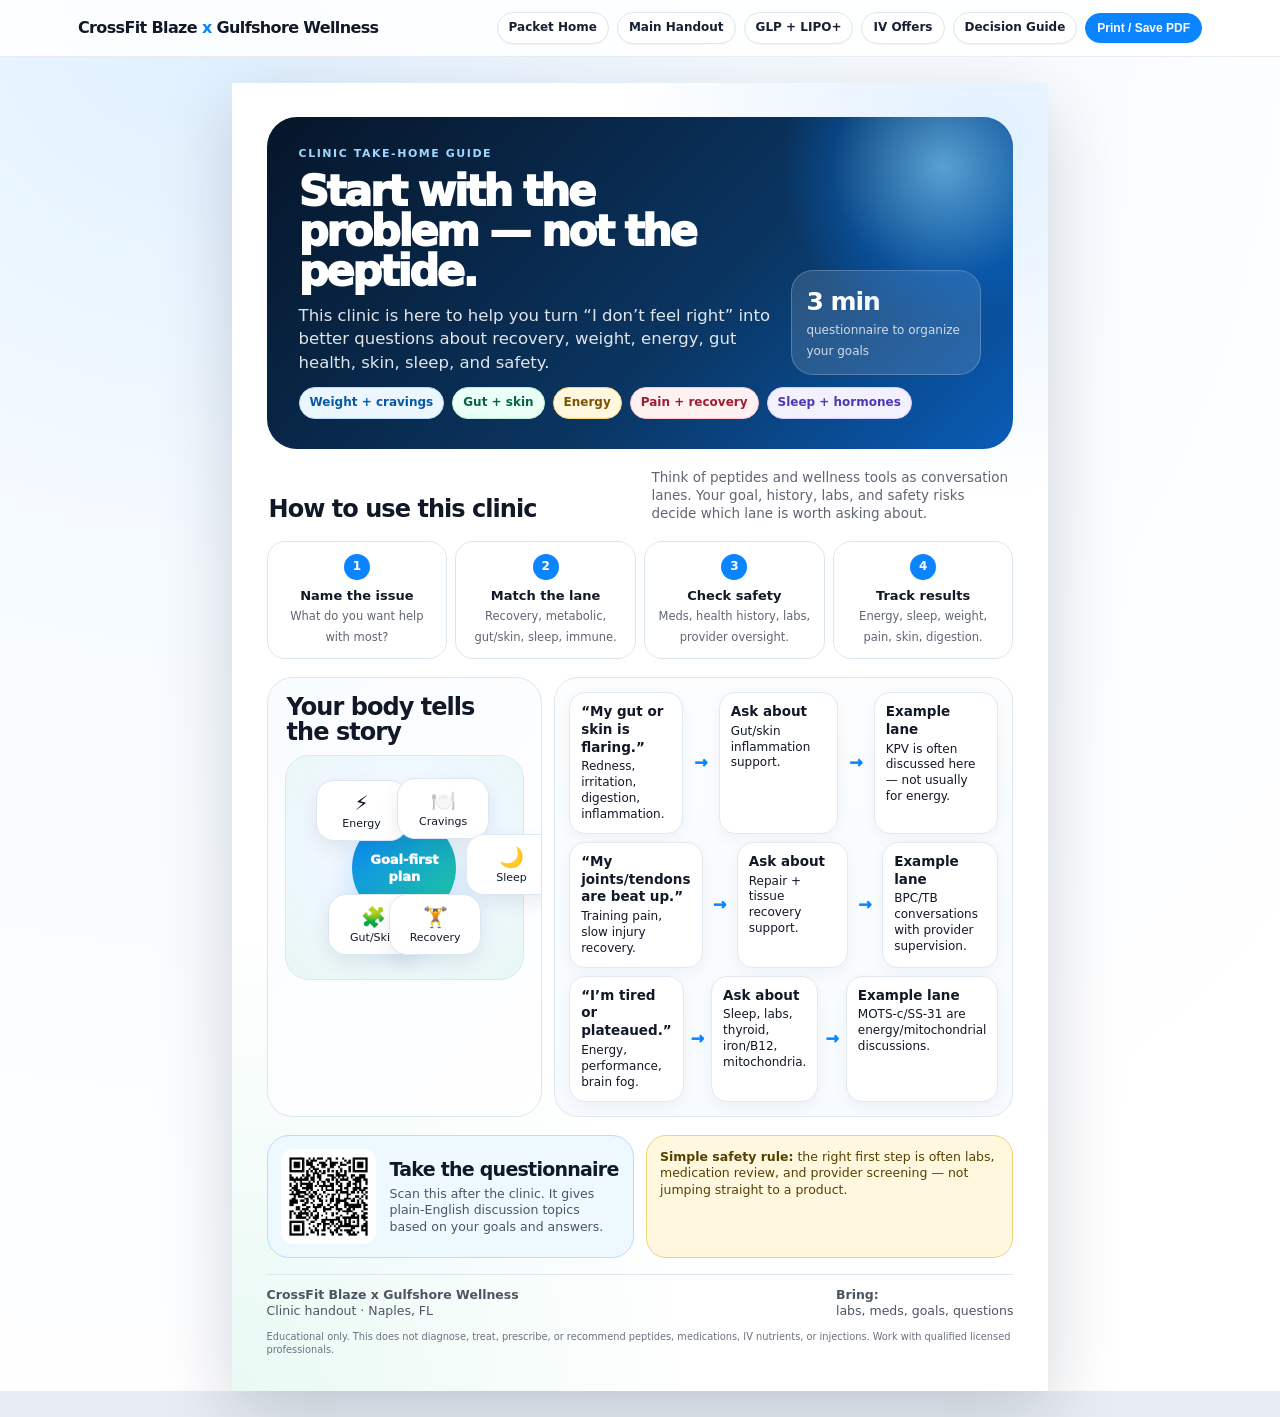
<file: printables/clinic-promo-flyer.html>
<!doctype html><html lang="en"><head><meta charset="utf-8"><meta name="viewport" content="width=device-width,initial-scale=1"><title>Peptide & Wellness Clinic Take-Home Guide</title><link rel="stylesheet" href="styles.css"></head><body><header class="topbar"><div class="topbar-inner"><div class="brand">CrossFit Blaze <span>x</span> Gulfshore Wellness</div><nav class="nav"><a href="index.html">Packet Home</a><a href="clinic-promo-flyer.html">Main Handout</a><a href="glp-lipo-onepager.html">GLP + LIPO+</a><a href="iv-membership-offer.html">IV Offers</a><a href="clinic-handout-decision-guide.html">Decision Guide</a><button class="print-btn" onclick="window.print()">Print / Save PDF</button></nav></div></header>
<main class="sheet">
  <section class="hero">
    <div class="hero-row"><div><div class="eyebrow">Clinic take-home guide</div><h1>Start with the problem — not the peptide.</h1><p>This clinic is here to help you turn “I don’t feel right” into better questions about recovery, weight, energy, gut health, skin, sleep, and safety.</p></div><div class="hero-badge"><strong>3 min</strong><span>questionnaire to organize your goals</span></div></div>
    <div class="chip-row"><span class="chip blue">Weight + cravings</span><span class="chip mint">Gut + skin</span><span class="chip gold">Energy</span><span class="chip rose">Pain + recovery</span><span class="chip lav">Sleep + hormones</span></div>
  </section>
  <section class="section-title"><h2>How to use this clinic</h2><p>Think of peptides and wellness tools as conversation lanes. Your goal, history, labs, and safety risks decide which lane is worth asking about.</p></section>
  <section class="mini-flow section">
    <div class="step"><div class="num">1</div><strong>Name the issue</strong><span>What do you want help with most?</span></div>
    <div class="step"><div class="num">2</div><strong>Match the lane</strong><span>Recovery, metabolic, gut/skin, sleep, immune.</span></div>
    <div class="step"><div class="num">3</div><strong>Check safety</strong><span>Meds, health history, labs, provider oversight.</span></div>
    <div class="step"><div class="num">4</div><strong>Track results</strong><span>Energy, sleep, weight, pain, skin, digestion.</span></div>
  </section>
  <section class="section grid two">
    <div class="visual-panel"><div class="section-title" style="margin-top:0"><h2>Your body tells the story</h2></div><div class="body-map"><div class="center-ring">Goal-first<br>plan</div><div class="body-dot dot1"><strong>⚡</strong>Energy</div><div class="body-dot dot2"><strong>🍽️</strong>Cravings</div><div class="body-dot dot3"><strong>🌙</strong>Sleep</div><div class="body-dot dot4"><strong>🧩</strong>Gut/Skin</div><div class="body-dot dot5"><strong>🏋️</strong>Recovery</div></div></div>
    <div class="map"><div class="map-row"><div class="map-cell"><strong>“My gut or skin is flaring.”</strong>Redness, irritation, digestion, inflammation.</div><div class="arrow">→</div><div class="map-cell"><strong>Ask about</strong>Gut/skin inflammation support.</div><div class="arrow">→</div><div class="map-cell"><strong>Example lane</strong>KPV is often discussed here — not usually for energy.</div></div><div class="map-row"><div class="map-cell"><strong>“My joints/tendons are beat up.”</strong>Training pain, slow injury recovery.</div><div class="arrow">→</div><div class="map-cell"><strong>Ask about</strong>Repair + tissue recovery support.</div><div class="arrow">→</div><div class="map-cell"><strong>Example lane</strong>BPC/TB conversations with provider supervision.</div></div><div class="map-row"><div class="map-cell"><strong>“I’m tired or plateaued.”</strong>Energy, performance, brain fog.</div><div class="arrow">→</div><div class="map-cell"><strong>Ask about</strong>Sleep, labs, thyroid, iron/B12, mitochondria.</div><div class="arrow">→</div><div class="map-cell"><strong>Example lane</strong>MOTS-c/SS-31 are energy/mitochondrial discussions.</div></div></div>
  </section>
  <section class="section grid two">
    <div class="qr-block"><img src="assets/qr-questionnaire.png" alt="QR code for peptide questionnaire"><div><strong>Take the questionnaire</strong><span>Scan this after the clinic. It gives plain-English discussion topics based on your goals and answers.</span></div></div>
    <div class="warning"><strong>Simple safety rule:</strong> the right first step is often labs, medication review, and provider screening — not jumping straight to a product.</div>
  </section>
  <section class="footer"><div><strong>CrossFit Blaze x Gulfshore Wellness</strong><br>Clinic handout · Naples, FL</div><div><strong>Bring:</strong><br>labs, meds, goals, questions</div></section><p class="fineprint">Educational only. This does not diagnose, treat, prescribe, or recommend peptides, medications, IV nutrients, or injections. Work with qualified licensed professionals.</p>
</main></body></html>
</file>
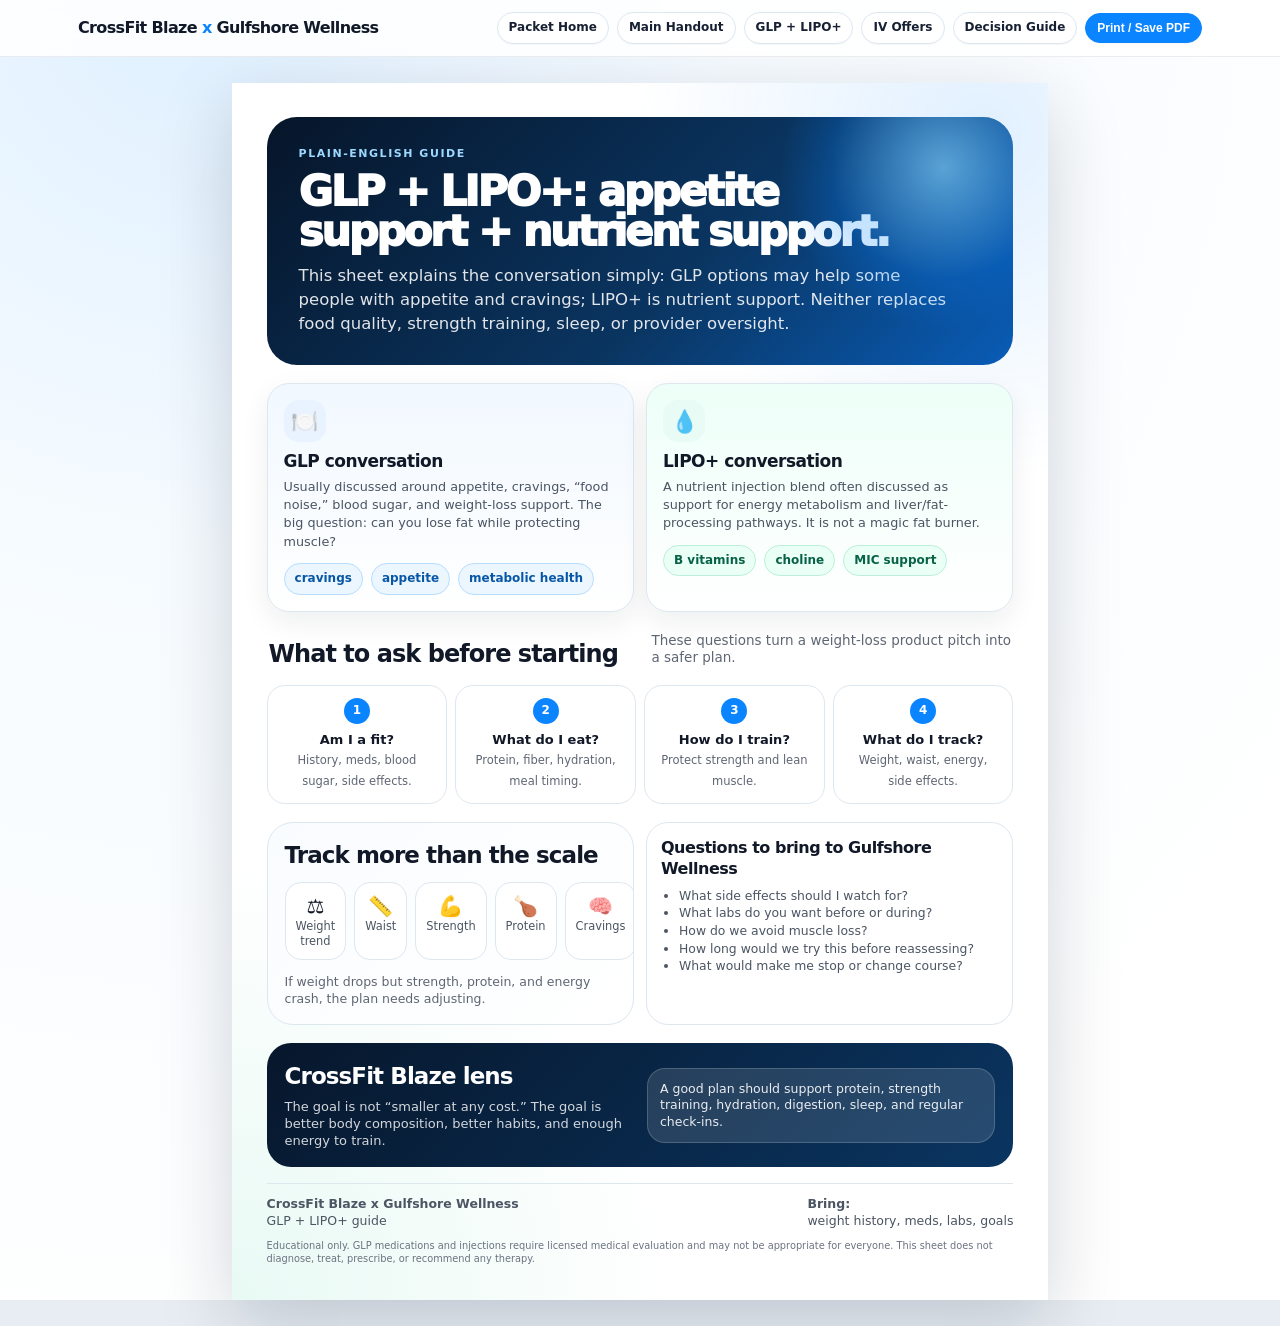
<file: printables/glp-lipo-onepager.html>
<!doctype html><html lang="en"><head><meta charset="utf-8"><meta name="viewport" content="width=device-width,initial-scale=1"><title>GLP + LIPO+ Plain-English Guide</title><link rel="stylesheet" href="styles.css"></head><body><header class="topbar"><div class="topbar-inner"><div class="brand">CrossFit Blaze <span>x</span> Gulfshore Wellness</div><nav class="nav"><a href="index.html">Packet Home</a><a href="clinic-promo-flyer.html">Main Handout</a><a href="glp-lipo-onepager.html">GLP + LIPO+</a><a href="iv-membership-offer.html">IV Offers</a><a href="clinic-handout-decision-guide.html">Decision Guide</a><button class="print-btn" onclick="window.print()">Print / Save PDF</button></nav></div></header>
<main class="sheet">
  <section class="hero"><div class="eyebrow">Plain-English guide</div><h1>GLP + LIPO+: appetite support + nutrient support.</h1><p>This sheet explains the conversation simply: GLP options may help some people with appetite and cravings; LIPO+ is nutrient support. Neither replaces food quality, strength training, sleep, or provider oversight.</p></section>
  <section class="section grid two">
    <div class="card soft-blue"><div class="icon blue">🍽️</div><h3>GLP conversation</h3><p>Usually discussed around appetite, cravings, “food noise,” blood sugar, and weight-loss support. The big question: can you lose fat while protecting muscle?</p><div class="chip-row"><span class="chip blue">cravings</span><span class="chip blue">appetite</span><span class="chip blue">metabolic health</span></div></div>
    <div class="card soft-mint"><div class="icon mint">💧</div><h3>LIPO+ conversation</h3><p>A nutrient injection blend often discussed as support for energy metabolism and liver/fat-processing pathways. It is not a magic fat burner.</p><div class="chip-row"><span class="chip mint">B vitamins</span><span class="chip mint">choline</span><span class="chip mint">MIC support</span></div></div>
  </section>
  <section class="section-title"><h2>What to ask before starting</h2><p>These questions turn a weight-loss product pitch into a safer plan.</p></section>
  <section class="mini-flow section">
    <div class="step"><div class="num">1</div><strong>Am I a fit?</strong><span>History, meds, blood sugar, side effects.</span></div>
    <div class="step"><div class="num">2</div><strong>What do I eat?</strong><span>Protein, fiber, hydration, meal timing.</span></div>
    <div class="step"><div class="num">3</div><strong>How do I train?</strong><span>Protect strength and lean muscle.</span></div>
    <div class="step"><div class="num">4</div><strong>What do I track?</strong><span>Weight, waist, energy, side effects.</span></div>
  </section>
  <section class="section grid two">
    <div class="visual-panel"><h2 style="margin:0 0 12px;font-size:23px;letter-spacing:-.04em">Track more than the scale</h2><div class="track-grid"><div class="track"><strong>⚖️</strong>Weight trend</div><div class="track"><strong>📏</strong>Waist</div><div class="track"><strong>💪</strong>Strength</div><div class="track"><strong>🍗</strong>Protein</div><div class="track"><strong>🧠</strong>Cravings</div></div><p style="font-size:12.5px;color:#5f6673;margin:14px 0 0">If weight drops but strength, protein, and energy crash, the plan needs adjusting.</p></div>
    <div class="question-card"><div class="q">Questions to bring to Gulfshore Wellness</div><ul><li>What side effects should I watch for?</li><li>What labs do you want before or during?</li><li>How do we avoid muscle loss?</li><li>How long would we try this before reassessing?</li><li>What would make me stop or change course?</li></ul></div>
  </section>
  <section class="section callout"><div><h2>CrossFit Blaze lens</h2><p>The goal is not “smaller at any cost.” The goal is better body composition, better habits, and enough energy to train.</p></div><div class="white-card">A good plan should support protein, strength training, hydration, digestion, sleep, and regular check-ins.</div></section>
  <section class="footer"><div><strong>CrossFit Blaze x Gulfshore Wellness</strong><br>GLP + LIPO+ guide</div><div><strong>Bring:</strong><br>weight history, meds, labs, goals</div></section><p class="fineprint">Educational only. GLP medications and injections require licensed medical evaluation and may not be appropriate for everyone. This sheet does not diagnose, treat, prescribe, or recommend any therapy.</p>
</main></body></html>
</file>
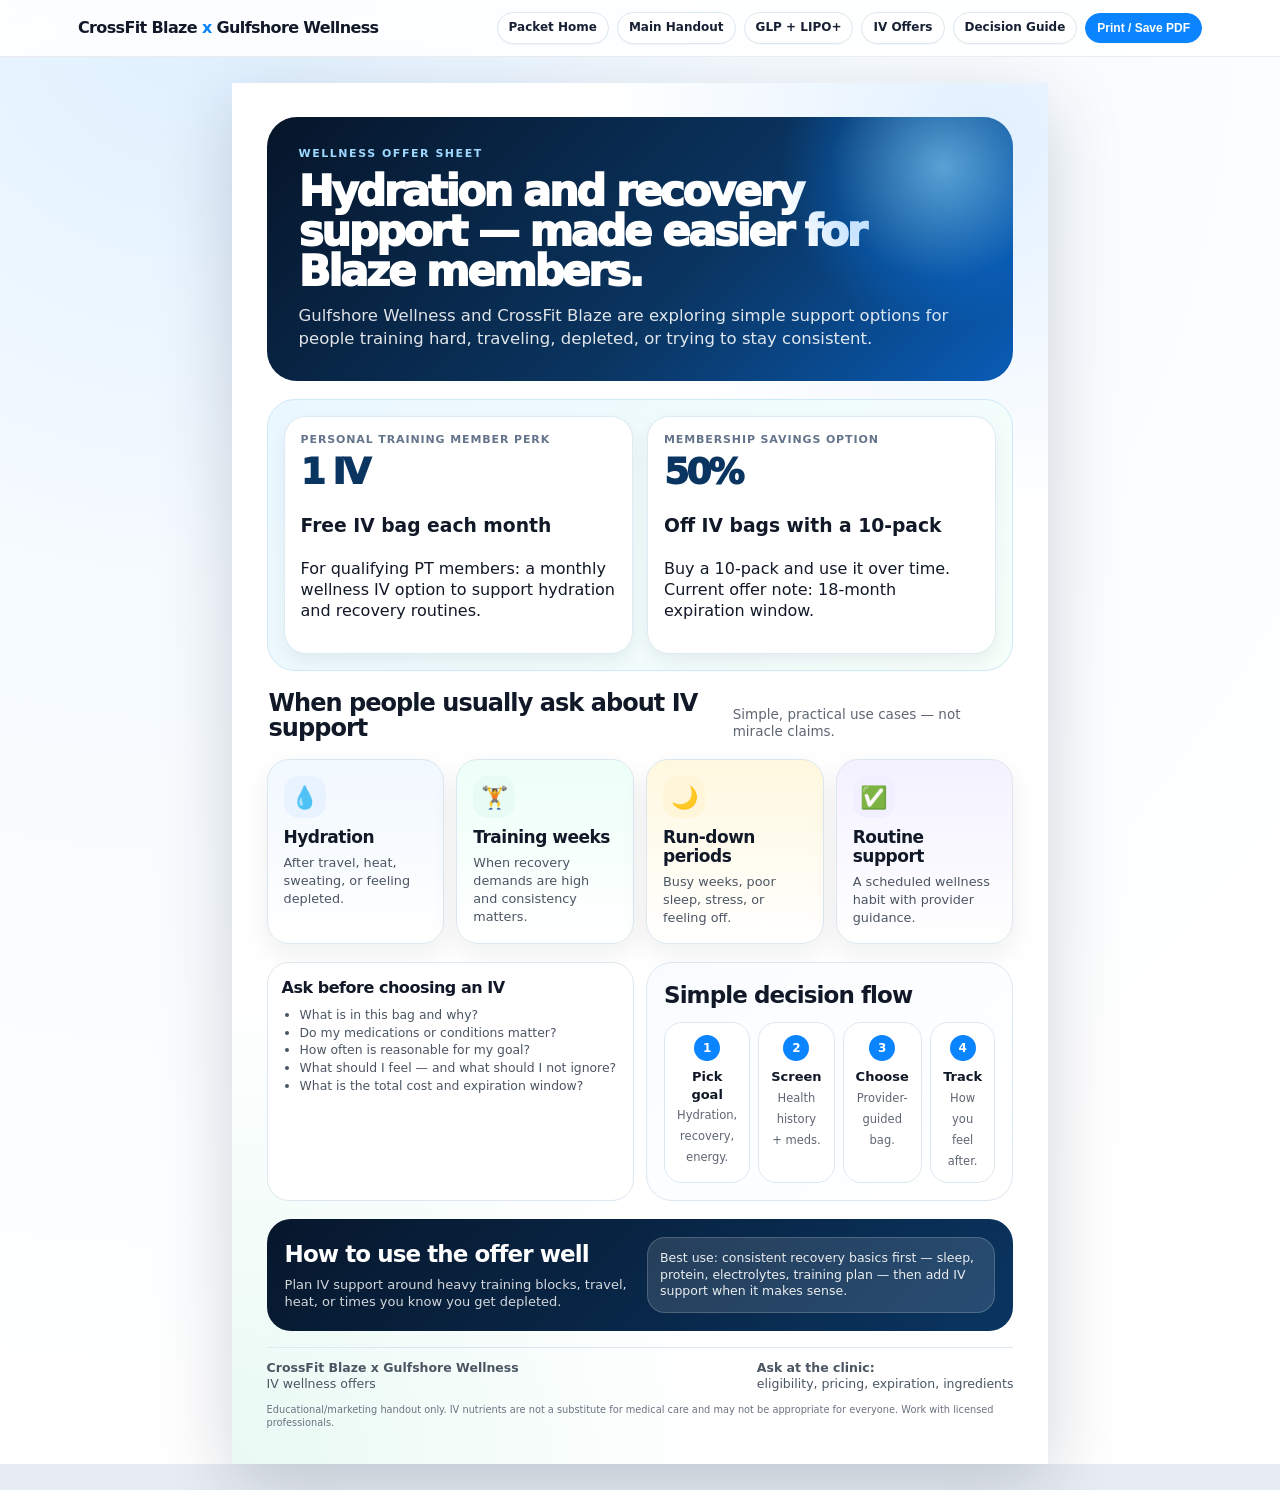
<file: printables/iv-membership-offer.html>
<!doctype html><html lang="en"><head><meta charset="utf-8"><meta name="viewport" content="width=device-width,initial-scale=1"><title>IV Wellness Offers</title><link rel="stylesheet" href="styles.css"></head><body><header class="topbar"><div class="topbar-inner"><div class="brand">CrossFit Blaze <span>x</span> Gulfshore Wellness</div><nav class="nav"><a href="index.html">Packet Home</a><a href="clinic-promo-flyer.html">Main Handout</a><a href="glp-lipo-onepager.html">GLP + LIPO+</a><a href="iv-membership-offer.html">IV Offers</a><a href="clinic-handout-decision-guide.html">Decision Guide</a><button class="print-btn" onclick="window.print()">Print / Save PDF</button></nav></div></header>
<main class="sheet">
  <section class="hero"><div class="eyebrow">Wellness offer sheet</div><h1>Hydration and recovery support — made easier for Blaze members.</h1><p>Gulfshore Wellness and CrossFit Blaze are exploring simple support options for people training hard, traveling, depleted, or trying to stay consistent.</p></section>
  <section class="section offer-band">
    <div class="offer"><div class="micro">Personal training member perk</div><div class="price">1 IV</div><h3>Free IV bag each month</h3><p>For qualifying PT members: a monthly wellness IV option to support hydration and recovery routines.</p></div>
    <div class="offer"><div class="micro">Membership savings option</div><div class="price">50%</div><h3>Off IV bags with a 10-pack</h3><p>Buy a 10-pack and use it over time. Current offer note: 18-month expiration window.</p></div>
  </section>
  <section class="section-title"><h2>When people usually ask about IV support</h2><p>Simple, practical use cases — not miracle claims.</p></section>
  <section class="grid four section">
    <div class="card soft-blue"><div class="icon blue">💧</div><h3>Hydration</h3><p>After travel, heat, sweating, or feeling depleted.</p></div>
    <div class="card soft-mint"><div class="icon mint">🏋️</div><h3>Training weeks</h3><p>When recovery demands are high and consistency matters.</p></div>
    <div class="card soft-gold"><div class="icon gold">🌙</div><h3>Run-down periods</h3><p>Busy weeks, poor sleep, stress, or feeling off.</p></div>
    <div class="card soft-lav"><div class="icon lav">✅</div><h3>Routine support</h3><p>A scheduled wellness habit with provider guidance.</p></div>
  </section>
  <section class="section grid two">
    <div class="question-card"><div class="q">Ask before choosing an IV</div><ul><li>What is in this bag and why?</li><li>Do my medications or conditions matter?</li><li>How often is reasonable for my goal?</li><li>What should I feel — and what should I not ignore?</li><li>What is the total cost and expiration window?</li></ul></div>
    <div class="visual-panel"><h2 style="margin:0 0 12px;font-size:23px;letter-spacing:-.04em">Simple decision flow</h2><div class="mini-flow"><div class="step"><div class="num">1</div><strong>Pick goal</strong><span>Hydration, recovery, energy.</span></div><div class="step"><div class="num">2</div><strong>Screen</strong><span>Health history + meds.</span></div><div class="step"><div class="num">3</div><strong>Choose</strong><span>Provider-guided bag.</span></div><div class="step"><div class="num">4</div><strong>Track</strong><span>How you feel after.</span></div></div></div>
  </section>
  <section class="section callout"><div><h2>How to use the offer well</h2><p>Plan IV support around heavy training blocks, travel, heat, or times you know you get depleted.</p></div><div class="white-card">Best use: consistent recovery basics first — sleep, protein, electrolytes, training plan — then add IV support when it makes sense.</div></section>
  <section class="footer"><div><strong>CrossFit Blaze x Gulfshore Wellness</strong><br>IV wellness offers</div><div><strong>Ask at the clinic:</strong><br>eligibility, pricing, expiration, ingredients</div></section><p class="fineprint">Educational/marketing handout only. IV nutrients are not a substitute for medical care and may not be appropriate for everyone. Work with licensed professionals.</p>
</main></body></html>
</file>
<file: printables/styles.css>
:root{
  --ink:#111827;--muted:#5f6673;--light:#f7fafc;--line:#dde7ef;--card:#ffffff;
  --blue:#0a84ff;--blue2:#0057b8;--navy:#07172c;--mint:#20c997;--mint-soft:#e8fbf4;
  --gold:#ffb020;--gold-soft:#fff5d8;--rose:#ff6b7a;--rose-soft:#fff0f2;--lav:#7c5cff;--lav-soft:#f2efff;
  --sky:#e8f4ff;--green:#16a36a;--red:#d64545;
}
*{box-sizing:border-box} html{background:#e8edf3} body{margin:0;font-family:Inter,ui-sans-serif,system-ui,-apple-system,Segoe UI,Roboto,Arial,sans-serif;color:var(--ink);background:radial-gradient(circle at 15% 0%,#dff0ff 0,#f6fbff 32%,#fff 82%);line-height:1.32}.topbar{position:sticky;top:0;z-index:20;background:rgba(255,255,255,.86);backdrop-filter:blur(18px);border-bottom:1px solid rgba(15,23,42,.08)}.topbar-inner{max-width:1160px;margin:0 auto;display:flex;gap:16px;justify-content:space-between;align-items:center;padding:12px 18px}.brand{font-weight:900;letter-spacing:-.04em}.brand span{color:var(--blue)}.nav{display:flex;gap:8px;flex-wrap:wrap;align-items:center}.nav a,.print-btn{border:1px solid var(--line);background:#fff;color:#172033;text-decoration:none;border-radius:999px;padding:7px 11px;font-size:12px;font-weight:760;box-shadow:0 1px 0 rgba(15,23,42,.03)}.print-btn{cursor:pointer;color:#fff;background:var(--blue);border-color:var(--blue)}
.sheet{width:8.5in;min-height:11in;margin:26px auto;padding:.36in;background:white;box-shadow:0 22px 70px rgba(7,23,44,.18);position:relative;overflow:hidden}.sheet:before{content:"";position:absolute;inset:0;background:radial-gradient(circle at 92% 4%,rgba(10,132,255,.12),transparent 25%),radial-gradient(circle at 0% 100%,rgba(32,201,151,.10),transparent 30%);pointer-events:none}.sheet>*{position:relative}.index-sheet{min-height:8in}.hero{border-radius:30px;padding:30px 32px;background:linear-gradient(135deg,#061529 0%,#0a3561 58%,#087dff 135%);color:white;position:relative;overflow:hidden}.hero:after{content:"";position:absolute;right:-95px;top:-115px;width:330px;height:330px;border-radius:999px;background:radial-gradient(circle,rgba(127,208,255,.68),rgba(10,132,255,.22) 48%,transparent 70%)}.hero h1{font-size:42px;line-height:.95;letter-spacing:-.06em;margin:0 0 12px;font-weight:920;max-width:620px}.hero p{font-size:16.5px;line-height:1.45;color:rgba(255,255,255,.88);max-width:650px;margin:0}.eyebrow{text-transform:uppercase;letter-spacing:.14em;font-size:11px;font-weight:900;color:#9ed8ff;margin-bottom:10px}.hero-row{display:flex;justify-content:space-between;gap:20px;align-items:flex-end}.hero-badge{background:rgba(255,255,255,.13);border:1px solid rgba(255,255,255,.22);border-radius:22px;padding:14px;min-width:160px}.hero-badge strong{display:block;font-size:25px;letter-spacing:-.04em}.hero-badge span{font-size:12px;color:rgba(255,255,255,.78)}.section{margin-top:18px}.section-title{display:flex;justify-content:space-between;align-items:flex-end;gap:18px;margin:20px 2px 10px}.section-title h2{margin:0;font-size:24px;letter-spacing:-.04em;line-height:1.05}.section-title p{margin:0;color:var(--muted);font-size:13.5px;max-width:360px}.grid{display:grid;gap:12px}.two{grid-template-columns:1fr 1fr}.three{grid-template-columns:repeat(3,1fr)}.four{grid-template-columns:repeat(4,1fr)}.card{background:rgba(255,255,255,.94);border:1px solid var(--line);border-radius:22px;padding:16px;box-shadow:0 10px 28px rgba(7,23,44,.07)}.card h3{margin:0 0 7px;font-size:17px;line-height:1.1;letter-spacing:-.03em}.card p{margin:0;color:#4b5563;font-size:12.8px;line-height:1.42}.soft-blue{background:linear-gradient(180deg,#f1f8ff,#fff)}.soft-mint{background:linear-gradient(180deg,#edfff8,#fff)}.soft-gold{background:linear-gradient(180deg,#fff8df,#fff)}.soft-rose{background:linear-gradient(180deg,#fff1f3,#fff)}.soft-lav{background:linear-gradient(180deg,#f4f1ff,#fff)}.icon{width:42px;height:42px;border-radius:15px;display:grid;place-items:center;font-size:22px;margin-bottom:10px;background:#eef6ff}.icon.blue{background:#e8f3ff;color:var(--blue)}.icon.mint{background:var(--mint-soft);color:var(--green)}.icon.gold{background:var(--gold-soft);color:#b36b00}.icon.rose{background:var(--rose-soft);color:#b4233a}.icon.lav{background:var(--lav-soft);color:var(--lav)}.big{font-size:30px;font-weight:920;letter-spacing:-.06em;line-height:.9}.micro{font-size:11px;color:#64748b;text-transform:uppercase;letter-spacing:.08em;font-weight:850}.chip-row{display:flex;flex-wrap:wrap;gap:8px;margin-top:12px}.chip{display:inline-flex;align-items:center;gap:6px;border:1px solid var(--line);border-radius:999px;background:#fff;padding:7px 10px;font-size:12px;font-weight:780}.chip.blue{background:#ecf6ff;border-color:#b8ddff;color:#0757a6}.chip.mint{background:#eafff6;border-color:#baf0d9;color:#086247}.chip.gold{background:#fff8df;border-color:#f2d47a;color:#7b5300}.chip.rose{background:#fff0f2;border-color:#ffc4cb;color:#991f31}.chip.lav{background:#f4f1ff;border-color:#d7ccff;color:#4e37b2}.map{border:1px solid var(--line);border-radius:24px;padding:14px;background:linear-gradient(180deg,#fbfdff,#f7fbff)}.map-row{display:grid;grid-template-columns:1.05fr .2fr 1.1fr .2fr 1.15fr;gap:7px;align-items:stretch;margin-bottom:8px}.map-row:last-child{margin-bottom:0}.map-cell{border-radius:16px;padding:10px 11px;background:white;border:1px solid #e1e9f1;font-size:12px;box-shadow:0 5px 16px rgba(7,23,44,.045)}.map-cell strong{display:block;font-size:13.5px;margin-bottom:3px;color:#111827}.arrow{display:grid;place-items:center;color:var(--blue);font-weight:950}.lane{display:grid;grid-template-columns:46px 1fr;gap:10px;align-items:center;border:1px solid var(--line);border-radius:18px;background:#fff;padding:10px}.lane .bubble{width:46px;height:46px;border-radius:16px;display:grid;place-items:center;font-size:23px}.lane strong{display:block;font-size:14px}.lane span{display:block;color:#5f6673;font-size:11.8px;line-height:1.32}.question-card{border-radius:22px;border:1px solid var(--line);background:#fff;padding:14px}.question-card .q{font-weight:900;letter-spacing:-.03em;margin-bottom:8px}.question-card ul,.list ul{margin:0;padding-left:18px;color:#4b5563;font-size:12.4px;line-height:1.42}.visual-panel{border-radius:26px;border:1px solid var(--line);background:linear-gradient(135deg,#f9fcff,#ffffff);padding:17px;overflow:hidden}.body-map{height:225px;position:relative;border-radius:24px;background:radial-gradient(circle at 50% 42%,#fff 0,#eef7ff 55%,#e8f8f1 100%);border:1px solid #dbe8f2}.body-dot{position:absolute;width:92px;min-height:58px;border-radius:18px;background:#fff;border:1px solid #dce7f1;box-shadow:0 8px 20px rgba(7,23,44,.08);padding:9px;text-align:center;font-size:11px}.body-dot strong{display:block;font-size:20px}.dot1{left:30px;top:24px}.dot2{right:34px;top:22px}.dot3{left:180px;top:78px}.dot4{left:42px;bottom:24px}.dot5{right:42px;bottom:24px}.center-ring{position:absolute;left:50%;top:50%;transform:translate(-50%,-50%);width:104px;height:104px;border-radius:999px;background:linear-gradient(135deg,#0a84ff,#20c997);display:grid;place-items:center;color:white;font-weight:950;text-align:center;font-size:13px;box-shadow:0 16px 34px rgba(10,132,255,.25)}.mini-flow{display:grid;grid-template-columns:repeat(4,1fr);gap:8px}.step{border:1px solid var(--line);border-radius:18px;background:#fff;padding:12px;text-align:center;min-height:86px}.step .num{width:26px;height:26px;border-radius:999px;background:#0a84ff;color:white;display:grid;place-items:center;font-size:12px;font-weight:900;margin:0 auto 7px}.step strong{display:block;font-size:13px}.step span{font-size:11.5px;color:#5f6673}.qr-block{display:grid;grid-template-columns:95px 1fr;gap:14px;align-items:center;border:1px solid #b8ddff;background:#eef8ff;border-radius:22px;padding:13px}.qr-block img{width:95px;height:95px;border-radius:12px;background:#fff}.qr-block strong{display:block;font-size:19px;letter-spacing:-.04em}.qr-block span{display:block;font-size:12.5px;color:#4b5563;margin-top:4px}.callout{border-radius:24px;background:linear-gradient(135deg,#07172c,#0a3561);color:white;padding:18px;display:grid;grid-template-columns:1fr 1fr;gap:14px;align-items:center}.callout h2{margin:0;font-size:23px;letter-spacing:-.04em}.callout p{margin:6px 0 0;color:rgba(255,255,255,.82);font-size:13px}.callout .white-card{background:rgba(255,255,255,.12);border:1px solid rgba(255,255,255,.18);border-radius:18px;padding:12px;font-size:12.5px;color:rgba(255,255,255,.9)}.warning{border-radius:20px;background:#fff8df;border:1px solid #eed37b;padding:13px;font-size:12.5px;color:#564000}.footer{margin-top:16px;display:flex;justify-content:space-between;gap:16px;border-top:1px solid var(--line);padding-top:12px;font-size:12.5px;color:#4b5563}.fineprint{margin:10px 0 0;font-size:9.8px;color:#6b7280;line-height:1.35}.offer-band{border-radius:28px;background:linear-gradient(135deg,#eaf7ff,#f6fff9);border:1px solid #cde8f7;padding:16px;display:grid;grid-template-columns:1fr 1fr;gap:14px}.offer{background:white;border-radius:22px;padding:16px;border:1px solid #dfeaf2;box-shadow:0 8px 18px rgba(7,23,44,.06)}.offer .price{font-size:36px;font-weight:950;letter-spacing:-.08em;color:#0a3561}.track-grid{display:grid;grid-template-columns:repeat(5,1fr);gap:8px}.track{background:#fff;border:1px solid var(--line);border-radius:16px;padding:10px;text-align:center;font-size:11.4px;color:#4b5563}.track strong{display:block;font-size:20px;color:#111827}.matrix{display:grid;grid-template-columns:1.05fr 1fr 1fr;gap:8px}.matrix .head{background:#0a3561;color:white;font-weight:900;text-transform:uppercase;letter-spacing:.08em;font-size:10.5px}.matrix>div{border:1px solid var(--line);border-radius:14px;padding:9px;background:white;font-size:11.6px;line-height:1.32}.matrix strong{font-size:12.8px}.index-hero{padding:38px}.index-grid{display:grid;grid-template-columns:repeat(2,1fr);gap:14px;margin-top:18px}.index-card{display:block;text-decoration:none;color:inherit;border:1px solid var(--line);border-radius:28px;background:white;padding:20px;box-shadow:0 12px 30px rgba(7,23,44,.08)}.index-card h2{margin:0 0 8px;font-size:24px;letter-spacing:-.05em}.index-card p{margin:0;color:#5f6673;font-size:13.5px}.cta-link{display:inline-block;margin-top:18px;font-size:13px;font-weight:900;color:var(--blue)}
@media(max-width:900px){.sheet{width:calc(100% - 24px);padding:22px}.topbar-inner{align-items:flex-start;flex-direction:column}.two,.three,.four,.offer-band,.callout,.matrix{grid-template-columns:1fr}.hero-row{display:block}.hero-badge{margin-top:18px}.map-row{grid-template-columns:1fr}.arrow{display:none}.track-grid{grid-template-columns:repeat(2,1fr)}}
@media print{html,body{background:white}.topbar{display:none}.sheet{width:8.5in;min-height:11in;margin:0;padding:.32in;box-shadow:none;page-break-after:always}.sheet:before{opacity:.55}.card,.offer,.index-card{box-shadow:none}.hero{print-color-adjust:exact;-webkit-print-color-adjust:exact}.fineprint{font-size:9px}.nav,.print-btn{display:none}@page{size:Letter;margin:0}}
</file>
